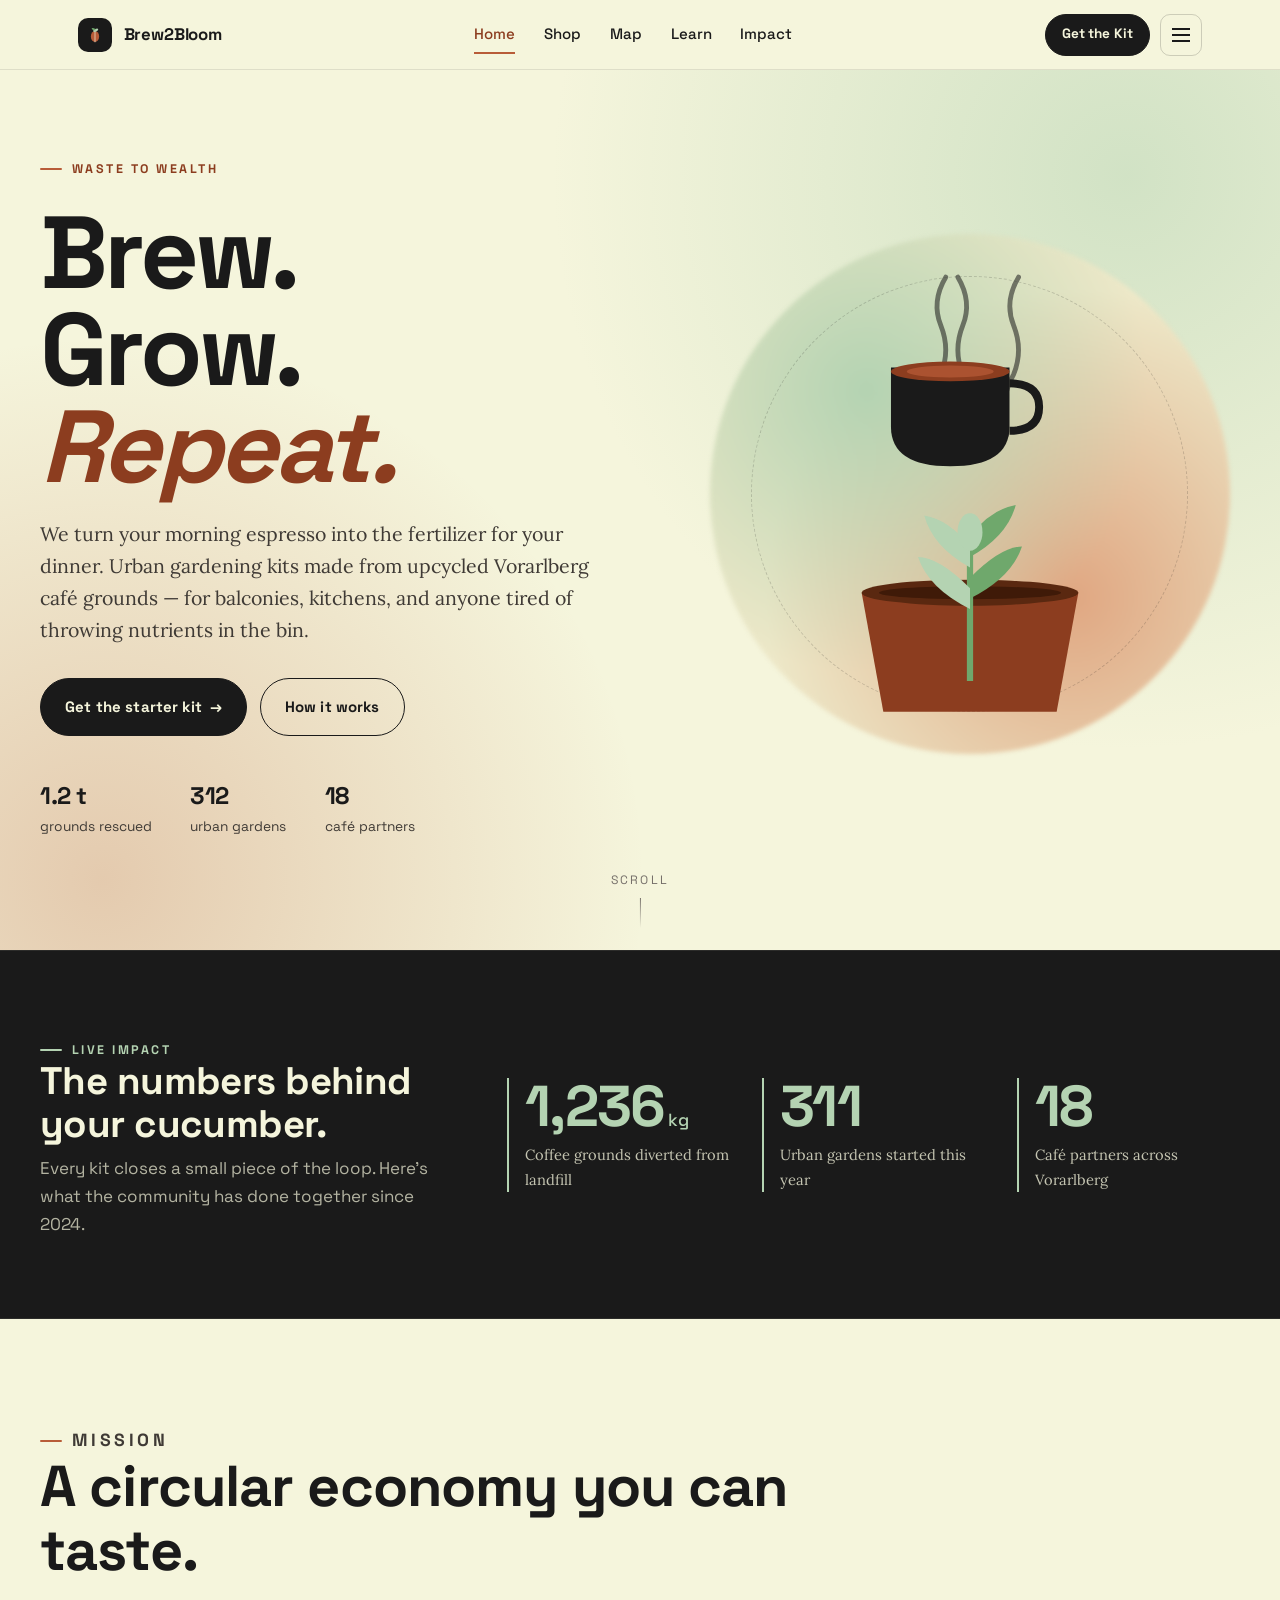
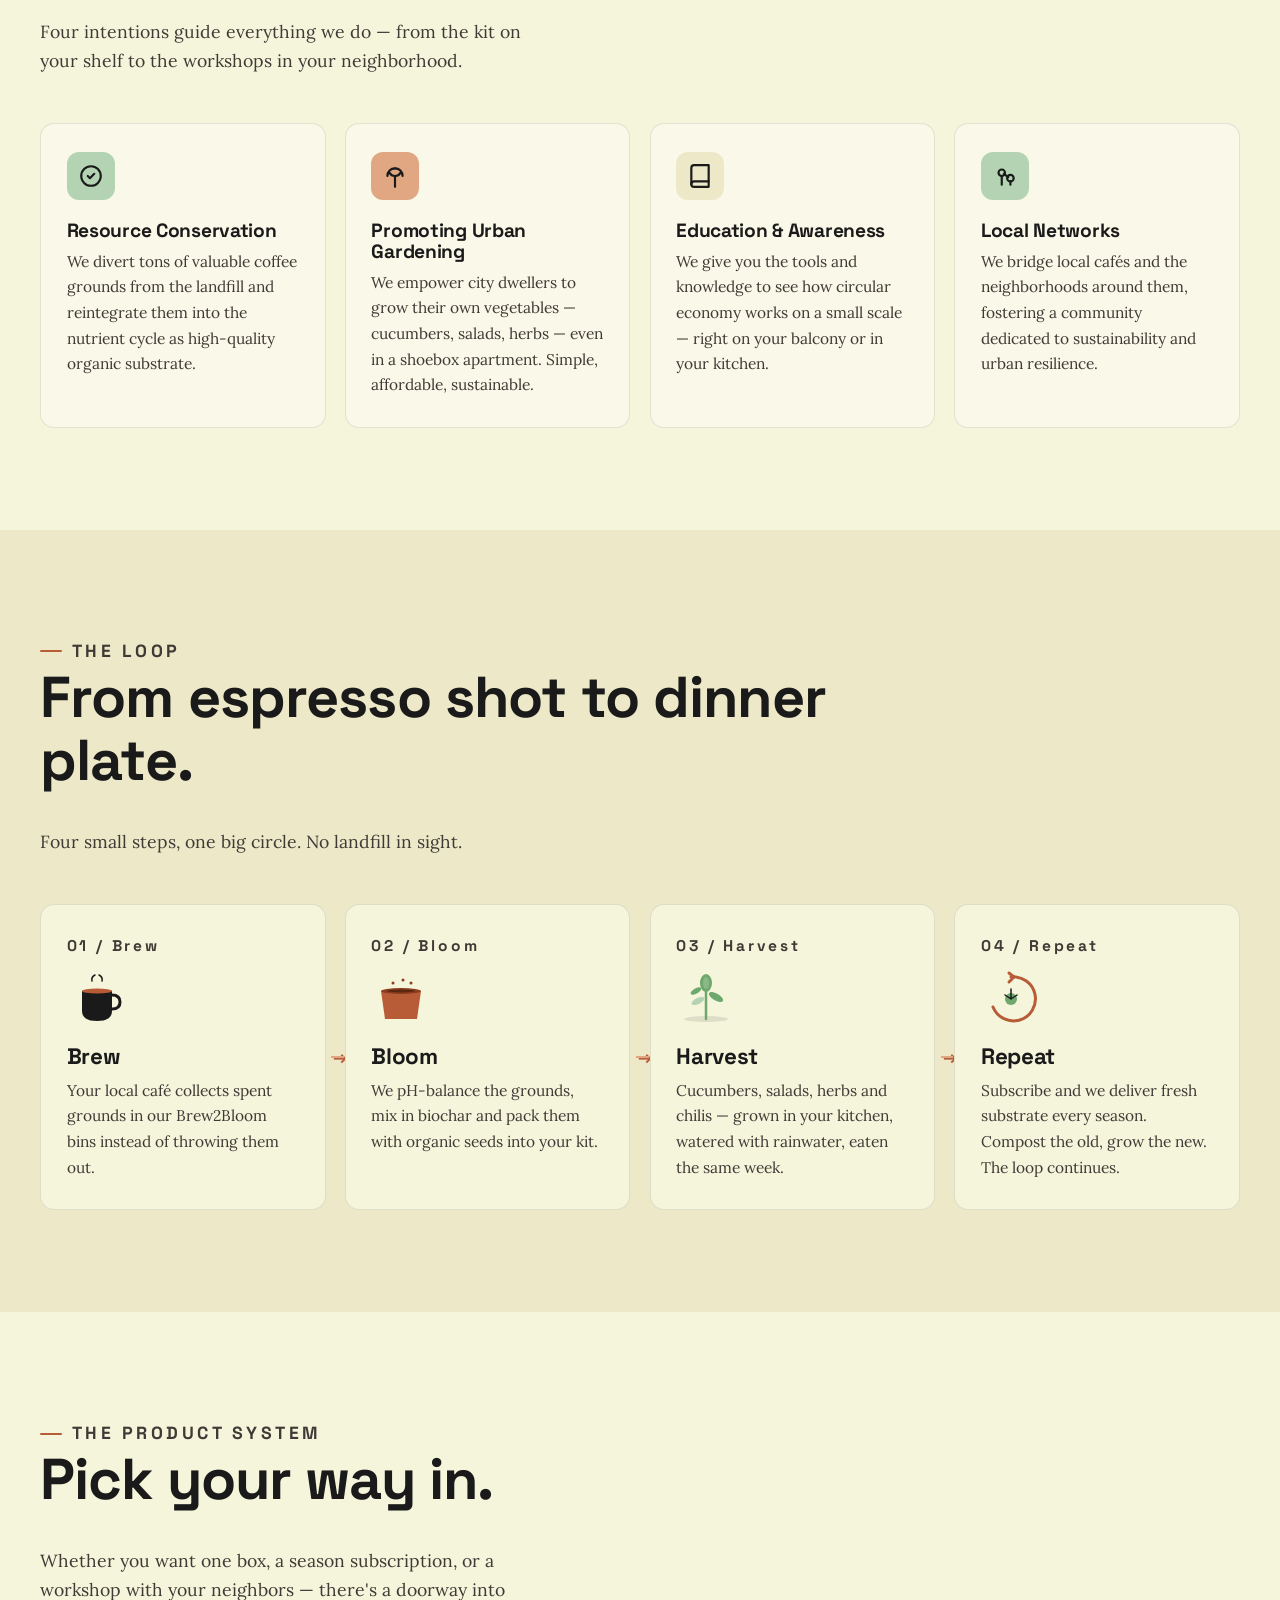
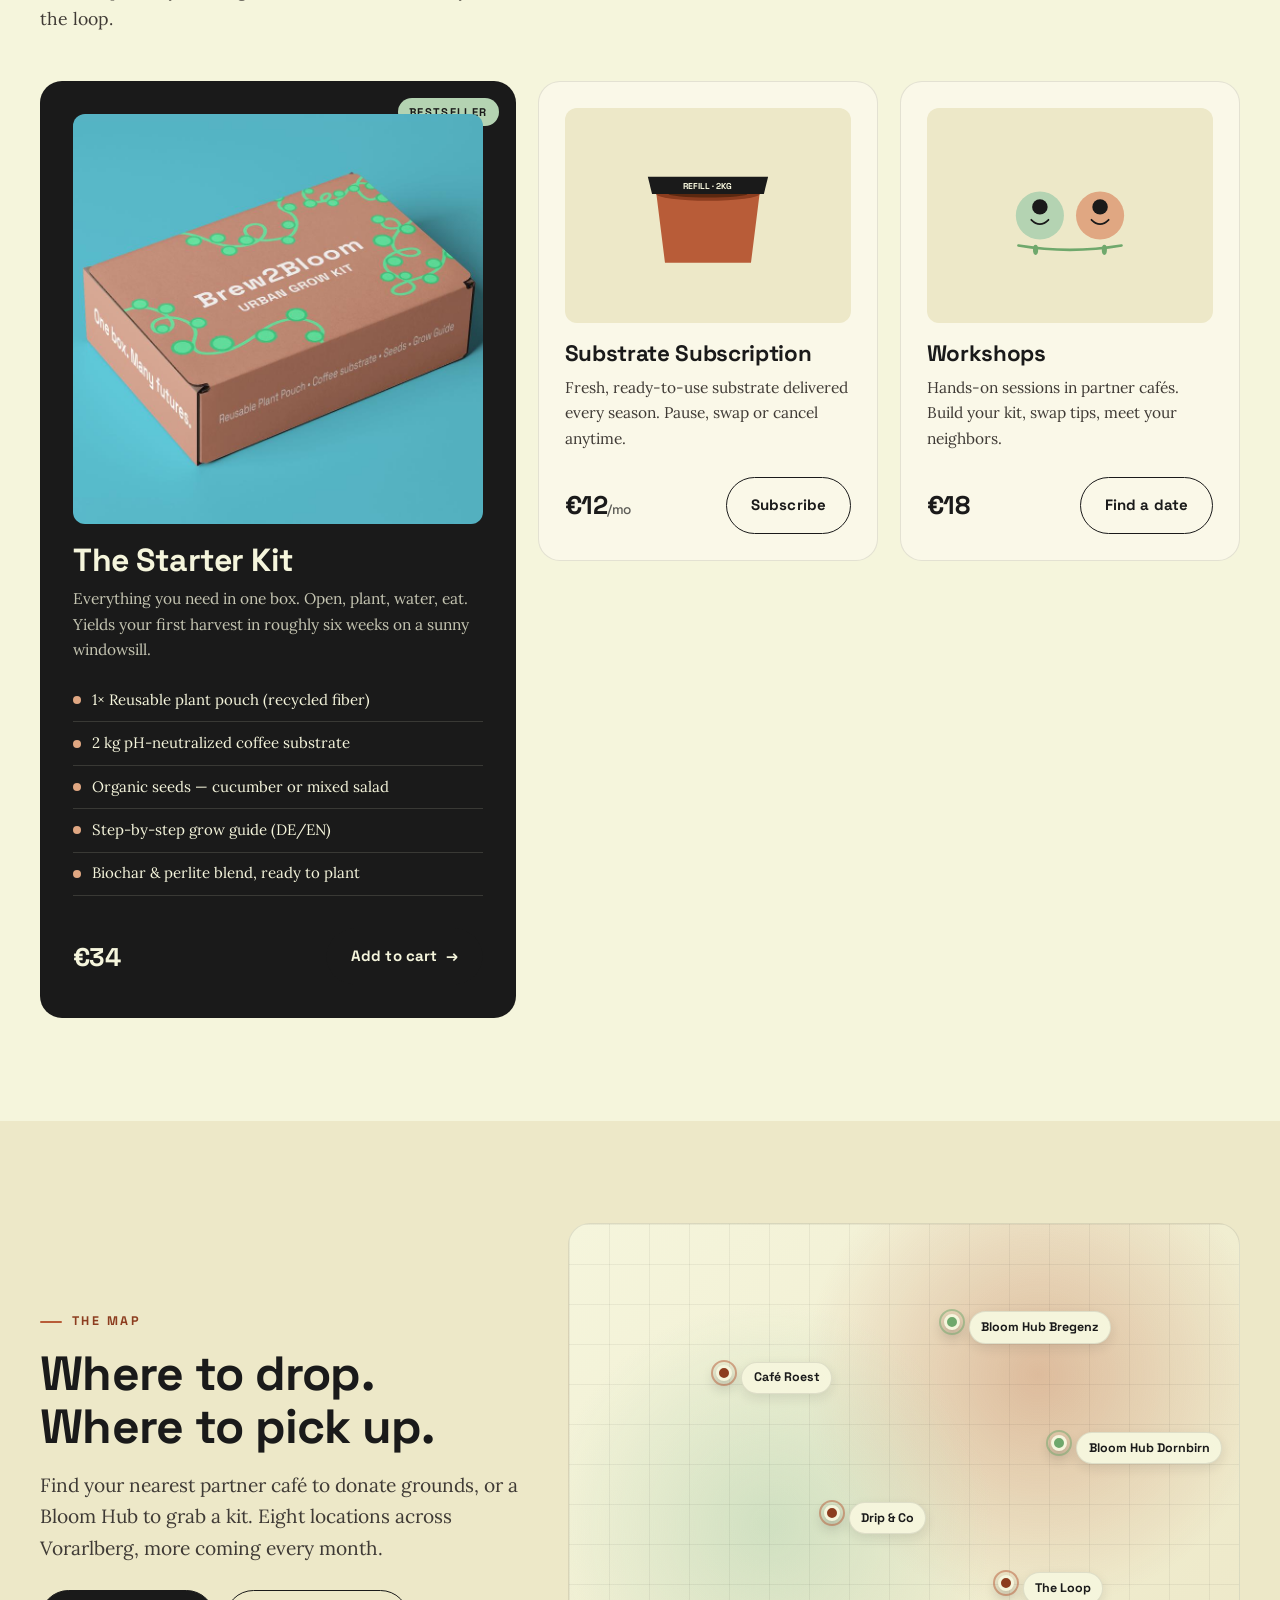
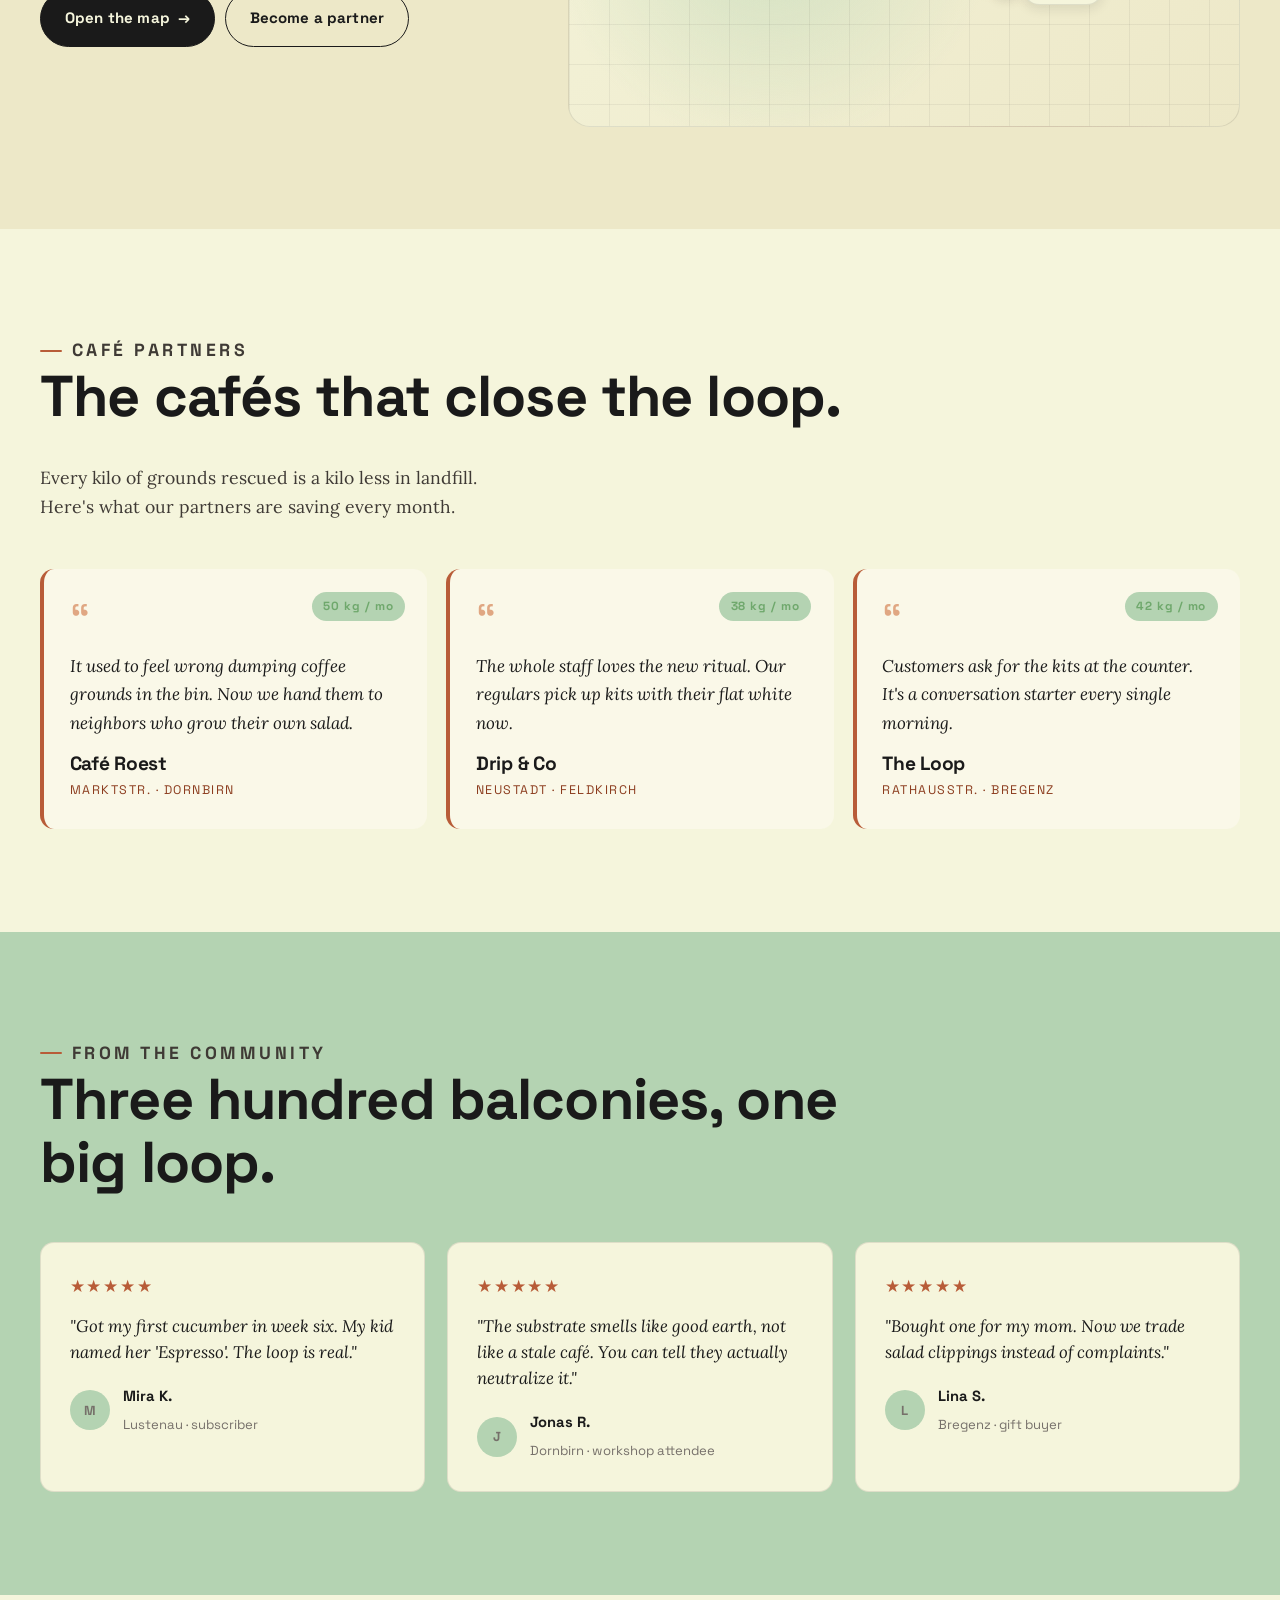
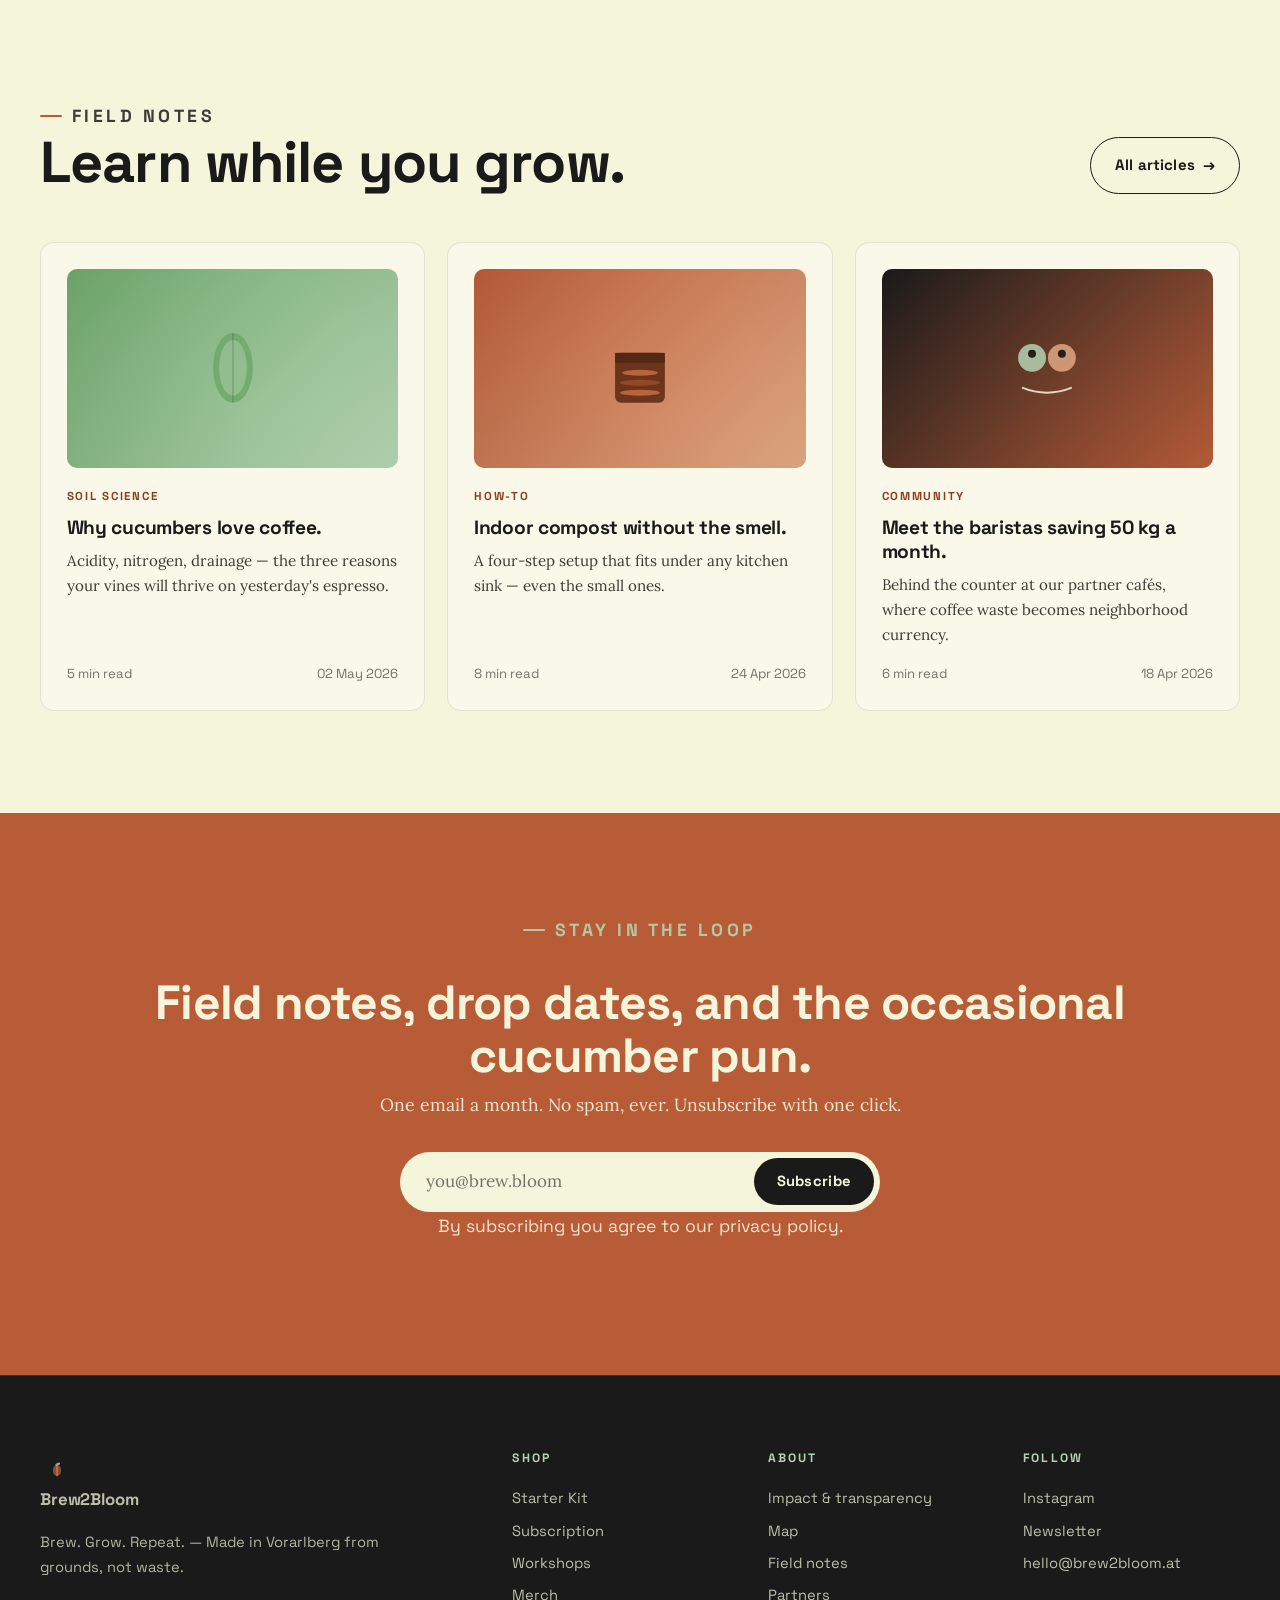
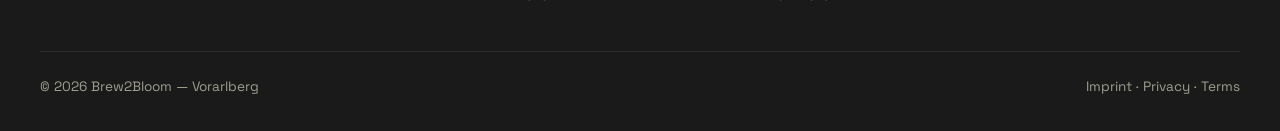
<file: index.html>
<!DOCTYPE html>
<html lang="en">
<head>
<meta charset="UTF-8" />
<meta name="viewport" content="width=device-width, initial-scale=1" />
<meta name="description" content="Brew2Bloom turns your morning espresso into the fertilizer for your dinner. Urban gardening kits made from upcycled coffee grounds — Vorarlberg, made circular." />
<meta name="theme-color" content="#1A1A1A" />
<title>Brew2Bloom — Brew. Grow. Repeat.</title>
<link rel="preconnect" href="https://fonts.googleapis.com" />
<link rel="preconnect" href="https://fonts.gstatic.com" crossorigin />
<link href="https://fonts.googleapis.com/css2?family=Space+Grotesk:wght@400;500;700&family=Lora:ital,wght@0,400;0,500;0,600;1,400&display=swap" rel="stylesheet" />
<link rel="stylesheet" href="styles.css" />
<link rel="icon" href="data:image/svg+xml,%3Csvg xmlns='http://www.w3.org/2000/svg' viewBox='0 0 32 32'%3E%3Crect width='32' height='32' rx='7' fill='%231A1A1A'/%3E%3Cellipse cx='16' cy='18' rx='6' ry='8' fill='%23B85C38'/%3E%3Cpath d='M16 12v14' stroke='%23F5F5DC' stroke-width='1' stroke-linecap='round'/%3E%3Cellipse cx='17' cy='9' rx='4' ry='2' transform='rotate(-25 17 9)' fill='%23B4D3B2'/%3E%3C/svg%3E" />
</head>
<body>

<!-- ============ NAV ============ -->
<header class="nav">
  <div class="nav-inner">
    <a href="index.html" class="brand">
      <span class="brand-logo">
        <svg viewBox="0 0 32 32" fill="none" aria-hidden="true">
          <ellipse cx="16" cy="18" rx="6" ry="8" fill="#B85C38"/>
          <path d="M16 12v14" stroke="#F5F5DC" stroke-width="1" stroke-linecap="round"/>
          <ellipse cx="17" cy="9" rx="4" ry="2" transform="rotate(-25 17 9)" fill="#B4D3B2"/>
          <ellipse cx="14" cy="7.5" rx="3" ry="1.4" transform="rotate(20 14 7.5)" fill="#6FA86C"/>
        </svg>
      </span>
      <span class="brand-name">Brew2Bloom</span>
    </a>
    <nav class="nav-links" aria-label="Main">
      <a href="index.html">Home</a>
      <a href="shop.html">Shop</a>
      <a href="map.html">Map</a>
      <a href="learn.html">Learn</a>
      <a href="impact.html">Impact</a>
    </nav>
    <div class="nav-actions">
      <a href="shop.html" class="btn btn-small">Get the Kit</a>
      <button class="nav-toggle" aria-label="Menu"><span></span></button>
    </div>
  </div>
  <div class="mobile-menu">
    <a href="index.html">Home</a>
    <a href="shop.html">Shop</a>
    <a href="map.html">Map</a>
    <a href="learn.html">Learn</a>
    <a href="impact.html">Impact</a>
  </div>
</header>

<main>

  <!-- ============ HERO ============ -->
  <section class="hero">
    <div class="hero-grid">
      <div data-reveal>
        <p class="eyebrow">Waste to Wealth</p>
        <h1 class="hero-headline">
          <span>Brew.</span>
          <span>Grow.</span>
          <span class="accent">Repeat.</span>
        </h1>
        <p class="hero-lede">
          We turn your morning espresso into the fertilizer for your dinner.
          Urban gardening kits made from upcycled Vorarlberg café grounds — for balconies,
          kitchens, and anyone tired of throwing nutrients in the bin.
        </p>
        <div class="hero-cta">
          <a href="shop.html" class="btn">Get the starter kit <span class="arrow">→</span></a>
          <a href="#how" class="btn btn-ghost">How it works</a>
        </div>
        <div class="hero-meta">
          <div><strong>1.2 t</strong>grounds rescued</div>
          <div><strong>312</strong>urban gardens</div>
          <div><strong>18</strong>café partners</div>
        </div>
      </div>

      <div class="hero-scene" data-reveal data-reveal-delay="2" aria-hidden="true">
        <div class="scene-bg"></div>
        <div class="scene-ring"></div>

        <svg class="steam" viewBox="0 0 60 80" fill="none">
          <path d="M15 70 Q12 55 18 45 Q22 35 18 25 Q14 15 20 5" stroke="#1A1A1A" stroke-width="2" stroke-linecap="round"/>
          <path d="M30 70 Q33 55 27 45 Q23 35 27 25 Q31 15 25 5" stroke="#1A1A1A" stroke-width="2" stroke-linecap="round"/>
          <path d="M45 70 Q42 55 48 45 Q52 35 48 25 Q44 15 50 5" stroke="#1A1A1A" stroke-width="2" stroke-linecap="round"/>
        </svg>

        <svg class="cup" viewBox="0 0 100 80" fill="none">
          <path d="M15 20 H75 V50 Q75 70 45 70 Q15 70 15 50 Z" fill="#1A1A1A"/>
          <path d="M75 28 Q90 28 90 40 Q90 52 75 52" stroke="#1A1A1A" stroke-width="4" fill="none"/>
          <ellipse cx="45" cy="22" rx="30" ry="5" fill="#8C3D1F"/>
          <ellipse cx="45" cy="22" rx="22" ry="3" fill="#B85C38" opacity="0.7"/>
        </svg>

        <span class="drop"></span>

        <svg class="pot" viewBox="0 0 120 70" fill="none">
          <path d="M10 10 H110 L100 65 H20 Z" fill="#8C3D1F"/>
          <ellipse cx="60" cy="10" rx="50" ry="6" fill="#5A2810"/>
          <ellipse cx="60" cy="10" rx="42" ry="3" fill="#3F1A08"/>
        </svg>

        <svg class="sprout" viewBox="0 0 80 110" fill="none">
          <path d="M40 110 V40" stroke="#6FA86C" stroke-width="3" stroke-linecap="round"/>
          <path d="M40 75 Q20 65 15 50 Q25 50 40 65" fill="#B4D3B2"/>
          <path d="M40 70 Q60 60 65 45 Q55 45 40 60" fill="#6FA86C"/>
          <path d="M40 55 Q22 45 18 30 Q30 32 40 45" fill="#B4D3B2"/>
          <path d="M40 50 Q58 40 62 25 Q50 27 40 40" fill="#6FA86C"/>
          <ellipse cx="40" cy="38" rx="6" ry="9" fill="#B4D3B2"/>
        </svg>
      </div>
    </div>
    <div class="hero-scroll">scroll</div>
  </section>

  <!-- ============ IMPACT BAND ============ -->
  <section class="impact" id="impact">
    <div class="impact-inner">
      <div class="impact-headline" data-reveal>
        <p class="eyebrow on-dark">Live impact</p>
        <h2>The numbers behind your cucumber.</h2>
        <p>Every kit closes a small piece of the loop. Here's what the community has done together since 2024.</p>
      </div>
      <div class="impact-stats">
        <div class="impact-stat" data-reveal data-reveal-delay="1">
          <span class="impact-num count-up" data-target="1240">0</span><span class="impact-unit">kg</span>
          <p class="impact-label">Coffee grounds diverted from landfill</p>
        </div>
        <div class="impact-stat" data-reveal data-reveal-delay="2">
          <span class="impact-num count-up" data-target="312">0</span>
          <p class="impact-label">Urban gardens started this year</p>
        </div>
        <div class="impact-stat" data-reveal data-reveal-delay="3">
          <span class="impact-num count-up" data-target="18">0</span>
          <p class="impact-label">Café partners across Vorarlberg</p>
        </div>
      </div>
    </div>
  </section>

  <!-- ============ MISSION ============ -->
  <section id="mission">
    <div class="section-head" data-reveal>
      <p class="eyebrow">Mission</p>
      <h2>A circular economy you can taste.</h2>
      <p>Four intentions guide everything we do — from the kit on your shelf to the workshops in your neighborhood.</p>
    </div>

    <div class="mission-grid">
      <article class="mission-card" data-reveal>
        <div class="mission-icon">
          <svg viewBox="0 0 24 24" fill="none" stroke-width="2" stroke-linecap="round" stroke-linejoin="round">
            <path d="M3 12a9 9 0 1 0 18 0a9 9 0 0 0-18 0"/>
            <path d="M9 12l2 2l4-4"/>
          </svg>
        </div>
        <h3>Resource Conservation</h3>
        <p>We divert tons of valuable coffee grounds from the landfill and reintegrate them into the nutrient cycle as high-quality organic substrate.</p>
      </article>

      <article class="mission-card" data-reveal data-reveal-delay="1">
        <div class="mission-icon">
          <svg viewBox="0 0 24 24" fill="none" stroke-width="2" stroke-linecap="round" stroke-linejoin="round">
            <path d="M12 22V12"/>
            <path d="M5 12c0-4 3-7 7-7"/>
            <path d="M19 12c0-4-3-7-7-7"/>
            <path d="M12 12c-2 0-4-1-5-3"/>
            <path d="M12 12c2 0 4-1 5-3"/>
          </svg>
        </div>
        <h3>Promoting Urban Gardening</h3>
        <p>We empower city dwellers to grow their own vegetables — cucumbers, salads, herbs — even in a shoebox apartment. Simple, affordable, sustainable.</p>
      </article>

      <article class="mission-card" data-reveal data-reveal-delay="2">
        <div class="mission-icon">
          <svg viewBox="0 0 24 24" fill="none" stroke-width="2" stroke-linecap="round" stroke-linejoin="round">
            <path d="M4 19.5A2.5 2.5 0 0 1 6.5 17H20"/>
            <path d="M6.5 2H20v20H6.5A2.5 2.5 0 0 1 4 19.5v-15A2.5 2.5 0 0 1 6.5 2z"/>
          </svg>
        </div>
        <h3>Education &amp; Awareness</h3>
        <p>We give you the tools and knowledge to see how circular economy works on a small scale — right on your balcony or in your kitchen.</p>
      </article>

      <article class="mission-card" data-reveal data-reveal-delay="3">
        <div class="mission-icon">
          <svg viewBox="0 0 24 24" fill="none" stroke-width="2" stroke-linecap="round" stroke-linejoin="round">
            <circle cx="9" cy="9" r="3"/>
            <circle cx="17" cy="14" r="3"/>
            <path d="M11 10l4 3"/>
            <path d="M9 12v8"/>
            <path d="M17 17v3"/>
          </svg>
        </div>
        <h3>Local Networks</h3>
        <p>We bridge local cafés and the neighborhoods around them, fostering a community dedicated to sustainability and urban resilience.</p>
      </article>
    </div>
  </section>

  <!-- ============ THE LOOP ============ -->
  <section class="loop" id="how">
    <div class="section-head" data-reveal>
      <p class="eyebrow">The Loop</p>
      <h2>From espresso shot to dinner plate.</h2>
      <p>Four small steps, one big circle. No landfill in sight.</p>
    </div>

    <div class="loop-grid">
      <article class="loop-step" data-reveal>
        <p class="loop-num">01 / Brew</p>
        <svg class="loop-illu" viewBox="0 0 60 60" fill="none">
          <path d="M15 22 H45 V42 Q45 52 30 52 Q15 52 15 42 Z" fill="#1A1A1A"/>
          <path d="M45 26 Q53 26 53 33 Q53 40 45 40" stroke="#1A1A1A" stroke-width="3" fill="none"/>
          <ellipse cx="30" cy="22" rx="15" ry="2.5" fill="#B85C38"/>
          <path d="M25 12 Q24 8 28 6" stroke="#1A1A1A" stroke-width="1.5" stroke-linecap="round"/>
          <path d="M35 12 Q36 8 32 6" stroke="#1A1A1A" stroke-width="1.5" stroke-linecap="round"/>
        </svg>
        <h3>Brew</h3>
        <p>Your local café collects spent grounds in our Brew2Bloom bins instead of throwing them out.</p>
      </article>

      <article class="loop-step" data-reveal data-reveal-delay="1">
        <p class="loop-num">02 / Bloom</p>
        <svg class="loop-illu" viewBox="0 0 60 60" fill="none">
          <path d="M10 22 H50 L46 50 H14 Z" fill="#B85C38"/>
          <ellipse cx="30" cy="22" rx="20" ry="3" fill="#8C3D1F"/>
          <ellipse cx="30" cy="22" rx="14" ry="1.5" fill="#5A2810"/>
          <circle cx="22" cy="14" r="1.5" fill="#8C3D1F"/>
          <circle cx="32" cy="11" r="1.5" fill="#8C3D1F"/>
          <circle cx="40" cy="14" r="1.5" fill="#8C3D1F"/>
        </svg>
        <h3>Bloom</h3>
        <p>We pH-balance the grounds, mix in biochar and pack them with organic seeds into your kit.</p>
      </article>

      <article class="loop-step" data-reveal data-reveal-delay="2">
        <p class="loop-num">03 / Harvest</p>
        <svg class="loop-illu" viewBox="0 0 60 60" fill="none">
          <ellipse cx="30" cy="50" rx="22" ry="3" fill="#1A1A1A" opacity="0.1"/>
          <path d="M30 50 V20" stroke="#6FA86C" stroke-width="2.5" stroke-linecap="round"/>
          <ellipse cx="22" cy="32" rx="7" ry="3" transform="rotate(-25 22 32)" fill="#B4D3B2"/>
          <ellipse cx="40" cy="28" rx="8" ry="3.5" transform="rotate(30 40 28)" fill="#6FA86C"/>
          <ellipse cx="20" cy="22" rx="6" ry="2.5" transform="rotate(-30 20 22)" fill="#6FA86C"/>
          <ellipse cx="30" cy="14" rx="6" ry="9" fill="#6FA86C"/>
          <ellipse cx="30" cy="14" rx="3" ry="6" fill="#B4D3B2" opacity="0.4"/>
        </svg>
        <h3>Harvest</h3>
        <p>Cucumbers, salads, herbs and chilis — grown in your kitchen, watered with rainwater, eaten the same week.</p>
      </article>

      <article class="loop-step" data-reveal data-reveal-delay="3">
        <p class="loop-num">04 / Repeat</p>
        <svg class="loop-illu" viewBox="0 0 60 60" fill="none">
          <path d="M30 8 A22 22 0 1 1 12 38" stroke="#B85C38" stroke-width="3" stroke-linecap="round" fill="none"/>
          <path d="M28 4 L33 8 L28 13" stroke="#B85C38" stroke-width="3" stroke-linecap="round" stroke-linejoin="round" fill="none"/>
          <circle cx="30" cy="30" r="6" fill="#6FA86C"/>
          <path d="M30 30 V20 M30 30 L36 26 M30 30 L24 26" stroke="#1A1A1A" stroke-width="1.5" stroke-linecap="round"/>
        </svg>
        <h3>Repeat</h3>
        <p>Subscribe and we deliver fresh substrate every season. Compost the old, grow the new. The loop continues.</p>
      </article>
    </div>
  </section>

  <!-- ============ PRODUCT SHOWCASE ============ -->
  <section id="products">
    <div class="section-head" data-reveal>
      <p class="eyebrow">The Product System</p>
      <h2>Pick your way in.</h2>
      <p>Whether you want one box, a season subscription, or a workshop with your neighbors — there's a doorway into the loop.</p>
    </div>

    <div class="products-grid">
      <article class="product-card feature" data-reveal>
        <div class="product-tag">Bestseller</div>
        <div class="product-image">
          <img src="starterkit-1.jpeg" alt="The Brew2Bloom Urban Grow Kit box" />
        </div>
        <h3>The Starter Kit</h3>
        <p class="product-desc">
          Everything you need in one box. Open, plant, water, eat. Yields your first
          harvest in roughly six weeks on a sunny windowsill.
        </p>
        <ul class="product-list">
          <li>1× Reusable plant pouch (recycled fiber)</li>
          <li>2 kg pH-neutralized coffee substrate</li>
          <li>Organic seeds — cucumber or mixed salad</li>
          <li>Step-by-step grow guide (DE/EN)</li>
          <li>Biochar &amp; perlite blend, ready to plant</li>
        </ul>
        <div class="product-foot">
          <span class="price">€34</span>
          <a href="shop.html" class="btn">Add to cart <span class="arrow">→</span></a>
        </div>
      </article>

      <article class="product-card" data-reveal data-reveal-delay="1">
        <div class="product-image">
          <svg viewBox="0 0 200 150" fill="none">
            <path d="M40 50 H160 L150 130 H50 Z" fill="#B85C38"/>
            <ellipse cx="100" cy="50" rx="60" ry="8" fill="#8C3D1F"/>
            <ellipse cx="100" cy="50" rx="46" ry="4" fill="#5A2810"/>
            <path d="M30 30 L170 30 L165 50 L35 50 Z" fill="#1A1A1A"/>
            <text x="100" y="44" text-anchor="middle" fill="#F5F5DC" font-family="Space Grotesk" font-size="10" font-weight="700">REFILL · 2KG</text>
          </svg>
        </div>
        <h3>Substrate Subscription</h3>
        <p class="product-desc">
          Fresh, ready-to-use substrate delivered every season. Pause, swap or cancel anytime.
        </p>
        <div class="product-foot">
          <span class="price">€12<span class="price-sub">/mo</span></span>
          <a href="shop.html#subscribe" class="btn btn-ghost">Subscribe</a>
        </div>
      </article>

      <article class="product-card" data-reveal data-reveal-delay="2">
        <div class="product-image">
          <svg viewBox="0 0 200 150" fill="none">
            <circle cx="65" cy="75" r="28" fill="#B4D3B2"/>
            <circle cx="65" cy="65" r="9" fill="#1A1A1A"/>
            <path d="M55 80 Q65 90 75 80" stroke="#1A1A1A" stroke-width="2" stroke-linecap="round" fill="none"/>
            <circle cx="135" cy="75" r="28" fill="#E0A782"/>
            <circle cx="135" cy="65" r="9" fill="#1A1A1A"/>
            <path d="M125 80 Q135 90 145 80" stroke="#1A1A1A" stroke-width="2" stroke-linecap="round" fill="none"/>
            <path d="M40 110 Q100 120 160 110" stroke="#6FA86C" stroke-width="3" stroke-linecap="round" fill="none"/>
            <ellipse cx="60" cy="115" rx="3" ry="6" fill="#6FA86C"/>
            <ellipse cx="140" cy="115" rx="3" ry="6" fill="#6FA86C"/>
          </svg>
        </div>
        <h3>Workshops</h3>
        <p class="product-desc">
          Hands-on sessions in partner cafés. Build your kit, swap tips, meet your neighbors.
        </p>
        <div class="product-foot">
          <span class="price">€18</span>
          <a href="shop.html#workshops" class="btn btn-ghost">Find a date</a>
        </div>
      </article>
    </div>
  </section>

  <!-- ============ MAP TEASER ============ -->
  <section class="bg-paper-2" id="map-teaser">
    <div class="map-teaser-grid">
      <div data-reveal>
        <p class="eyebrow">The Map</p>
        <h2 style="font-size: clamp(2rem,4vw,3rem); margin: 0 0 1rem;">Where to drop. Where to pick up.</h2>
        <p class="lede" style="margin: 0 0 1.6rem;">
          Find your nearest partner café to donate grounds, or a Bloom Hub to grab a kit.
          Eight locations across Vorarlberg, more coming every month.
        </p>
        <div style="display: flex; gap: 0.6rem; flex-wrap: wrap;">
          <a href="map.html" class="btn">Open the map <span class="arrow">→</span></a>
          <a href="impact.html" class="btn btn-ghost">Become a partner</a>
        </div>
      </div>

      <div class="map-preview" data-reveal data-reveal-delay="1" aria-hidden="true">
        <div class="grid-lines"></div>
        <div class="map-pin" style="top: 28%; left: 22%;"><span>Café Roest</span></div>
        <div class="map-pin mint" style="top: 18%; left: 56%;"><span>Bloom Hub Bregenz</span></div>
        <div class="map-pin" style="top: 56%; left: 38%;"><span>Drip &amp; Co</span></div>
        <div class="map-pin" style="top: 70%; left: 64%;"><span>The Loop</span></div>
        <div class="map-pin mint" style="top: 42%; left: 72%;"><span>Bloom Hub Dornbirn</span></div>
      </div>
    </div>
  </section>

  <!-- ============ PARTNERS ============ -->
  <section id="partners">
    <div class="section-head" data-reveal>
      <p class="eyebrow">Café Partners</p>
      <h2>The cafés that close the loop.</h2>
      <p>Every kilo of grounds rescued is a kilo less in landfill. Here's what our partners are saving every month.</p>
    </div>

    <div class="partner-grid">
      <article class="partner-card" data-reveal>
        <span class="partner-saved">50 kg / mo</span>
        <p class="quote-mark">&ldquo;</p>
        <p class="partner-quote">It used to feel wrong dumping coffee grounds in the bin. Now we hand them to neighbors who grow their own salad.</p>
        <h3>Café Roest</h3>
        <p class="partner-meta">Marktstr. · Dornbirn</p>
      </article>

      <article class="partner-card" data-reveal data-reveal-delay="1">
        <span class="partner-saved">38 kg / mo</span>
        <p class="quote-mark">&ldquo;</p>
        <p class="partner-quote">The whole staff loves the new ritual. Our regulars pick up kits with their flat white now.</p>
        <h3>Drip &amp; Co</h3>
        <p class="partner-meta">Neustadt · Feldkirch</p>
      </article>

      <article class="partner-card" data-reveal data-reveal-delay="2">
        <span class="partner-saved">42 kg / mo</span>
        <p class="quote-mark">&ldquo;</p>
        <p class="partner-quote">Customers ask for the kits at the counter. It's a conversation starter every single morning.</p>
        <h3>The Loop</h3>
        <p class="partner-meta">Rathausstr. · Bregenz</p>
      </article>
    </div>
  </section>

  <!-- ============ TESTIMONIALS ============ -->
  <section class="testimonial-band">
    <div class="section-head" data-reveal>
      <p class="eyebrow">From the community</p>
      <h2>Three hundred balconies, one big loop.</h2>
    </div>
    <div class="testimonial-grid">
      <article class="testimonial" data-reveal>
        <div class="testimonial-stars">★★★★★</div>
        <p class="testimonial-quote">"Got my first cucumber in week six. My kid named her 'Espresso'. The loop is real."</p>
        <div class="testimonial-author">
          <span class="testimonial-avatar">M</span>
          <div><strong>Mira K.</strong><span>Lustenau · subscriber</span></div>
        </div>
      </article>

      <article class="testimonial" data-reveal data-reveal-delay="1">
        <div class="testimonial-stars">★★★★★</div>
        <p class="testimonial-quote">"The substrate smells like good earth, not like a stale café. You can tell they actually neutralize it."</p>
        <div class="testimonial-author">
          <span class="testimonial-avatar">J</span>
          <div><strong>Jonas R.</strong><span>Dornbirn · workshop attendee</span></div>
        </div>
      </article>

      <article class="testimonial" data-reveal data-reveal-delay="2">
        <div class="testimonial-stars">★★★★★</div>
        <p class="testimonial-quote">"Bought one for my mom. Now we trade salad clippings instead of complaints."</p>
        <div class="testimonial-author">
          <span class="testimonial-avatar">L</span>
          <div><strong>Lina S.</strong><span>Bregenz · gift buyer</span></div>
        </div>
      </article>
    </div>
  </section>

  <!-- ============ EDUCATION TEASER ============ -->
  <section id="learn-teaser">
    <div class="section-head" data-reveal style="display: flex; justify-content: space-between; align-items: end; flex-wrap: wrap; gap: 1.4rem;">
      <div>
        <p class="eyebrow">Field Notes</p>
        <h2 style="margin: 0;">Learn while you grow.</h2>
      </div>
      <a href="learn.html" class="btn btn-ghost">All articles <span class="arrow">→</span></a>
    </div>

    <div class="article-grid">
      <a href="learn.html" class="article-card" data-reveal>
        <div class="article-image" style="background: linear-gradient(135deg, #6FA86C 0%, #B4D3B2 100%);">
          <svg viewBox="0 0 100 100" fill="none">
            <ellipse cx="50" cy="50" rx="20" ry="35" fill="#6FA86C"/>
            <ellipse cx="50" cy="50" rx="14" ry="28" fill="#B4D3B2" opacity="0.5"/>
            <path d="M50 15 V85" stroke="#1A1A1A" stroke-width="1" opacity="0.3"/>
          </svg>
        </div>
        <span class="article-cat">Soil Science</span>
        <h3>Why cucumbers love coffee.</h3>
        <p>Acidity, nitrogen, drainage — the three reasons your vines will thrive on yesterday's espresso.</p>
        <div class="article-meta"><span>5 min read</span><span>02 May 2026</span></div>
      </a>

      <a href="learn.html" class="article-card" data-reveal data-reveal-delay="1">
        <div class="article-image" style="background: linear-gradient(135deg, #B85C38 0%, #E0A782 100%);">
          <svg viewBox="0 0 100 100" fill="none">
            <rect x="25" y="35" width="50" height="50" rx="6" fill="#5A2810"/>
            <rect x="25" y="35" width="50" height="10" fill="#3F1A08"/>
            <ellipse cx="50" cy="55" rx="18" ry="3" fill="#B85C38"/>
            <ellipse cx="50" cy="65" rx="20" ry="3" fill="#8C3D1F"/>
            <ellipse cx="50" cy="75" rx="20" ry="3" fill="#B85C38"/>
          </svg>
        </div>
        <span class="article-cat">How-To</span>
        <h3>Indoor compost without the smell.</h3>
        <p>A four-step setup that fits under any kitchen sink — even the small ones.</p>
        <div class="article-meta"><span>8 min read</span><span>24 Apr 2026</span></div>
      </a>

      <a href="learn.html" class="article-card" data-reveal data-reveal-delay="2">
        <div class="article-image" style="background: linear-gradient(135deg, #1A1A1A 0%, #B85C38 100%);">
          <svg viewBox="0 0 100 100" fill="none">
            <circle cx="35" cy="40" r="14" fill="#B4D3B2"/>
            <circle cx="35" cy="36" r="4" fill="#1A1A1A"/>
            <circle cx="65" cy="40" r="14" fill="#E0A782"/>
            <circle cx="65" cy="36" r="4" fill="#1A1A1A"/>
            <path d="M25 70 Q50 80 75 70" stroke="#F5F5DC" stroke-width="2" fill="none"/>
          </svg>
        </div>
        <span class="article-cat">Community</span>
        <h3>Meet the baristas saving 50 kg a month.</h3>
        <p>Behind the counter at our partner cafés, where coffee waste becomes neighborhood currency.</p>
        <div class="article-meta"><span>6 min read</span><span>18 Apr 2026</span></div>
      </a>
    </div>
  </section>

  <!-- ============ NEWSLETTER ============ -->
  <section class="newsletter">
    <div class="wrap" data-reveal>
      <p class="eyebrow on-dark" style="justify-content: center; display: flex;">Stay in the loop</p>
      <h2>Field notes, drop dates, and the occasional cucumber pun.</h2>
      <p>One email a month. No spam, ever. Unsubscribe with one click.</p>
      <form class="newsletter-form">
        <input type="email" placeholder="you@brew.bloom" required />
        <button type="submit">Subscribe</button>
      </form>
      <p class="newsletter-fine">By subscribing you agree to our privacy policy.</p>
    </div>
  </section>

</main>

<!-- ============ FOOTER ============ -->
<footer class="footer">
  <div class="footer-grid">
    <div>
      <a href="index.html" class="brand">
        <span class="brand-logo">
          <svg viewBox="0 0 32 32" fill="none">
            <ellipse cx="16" cy="18" rx="6" ry="8" fill="#B85C38"/>
            <path d="M16 12v14" stroke="#F5F5DC" stroke-width="1" stroke-linecap="round"/>
            <ellipse cx="17" cy="9" rx="4" ry="2" transform="rotate(-25 17 9)" fill="#B4D3B2"/>
          </svg>
        </span>
        <span class="brand-name">Brew2Bloom</span>
      </a>
      <p class="footer-tag">Brew. Grow. Repeat. — Made in Vorarlberg from grounds, not waste.</p>
    </div>
    <div>
      <p class="footer-head">Shop</p>
      <a href="shop.html">Starter Kit</a>
      <a href="shop.html#subscribe">Subscription</a>
      <a href="shop.html#workshops">Workshops</a>
      <a href="shop.html#merch">Merch</a>
    </div>
    <div>
      <p class="footer-head">About</p>
      <a href="impact.html">Impact &amp; transparency</a>
      <a href="map.html">Map</a>
      <a href="learn.html">Field notes</a>
      <a href="#partners">Partners</a>
    </div>
    <div>
      <p class="footer-head">Follow</p>
      <a href="https://www.instagram.com/brew.2bloom/" target="_blank" rel="noopener noreferrer">Instagram</a>
      <a href="#">Newsletter</a>
      <a href="mailto:hello@brew2bloom.at">hello@brew2bloom.at</a>
    </div>
  </div>
  <div class="footer-fine">
    <span>© 2026 Brew2Bloom — Vorarlberg</span>
    <span><a href="#">Imprint</a> · <a href="#">Privacy</a> · <a href="#">Terms</a></span>
  </div>
</footer>

<script src="script.js"></script>
</body>
</html>
</file>
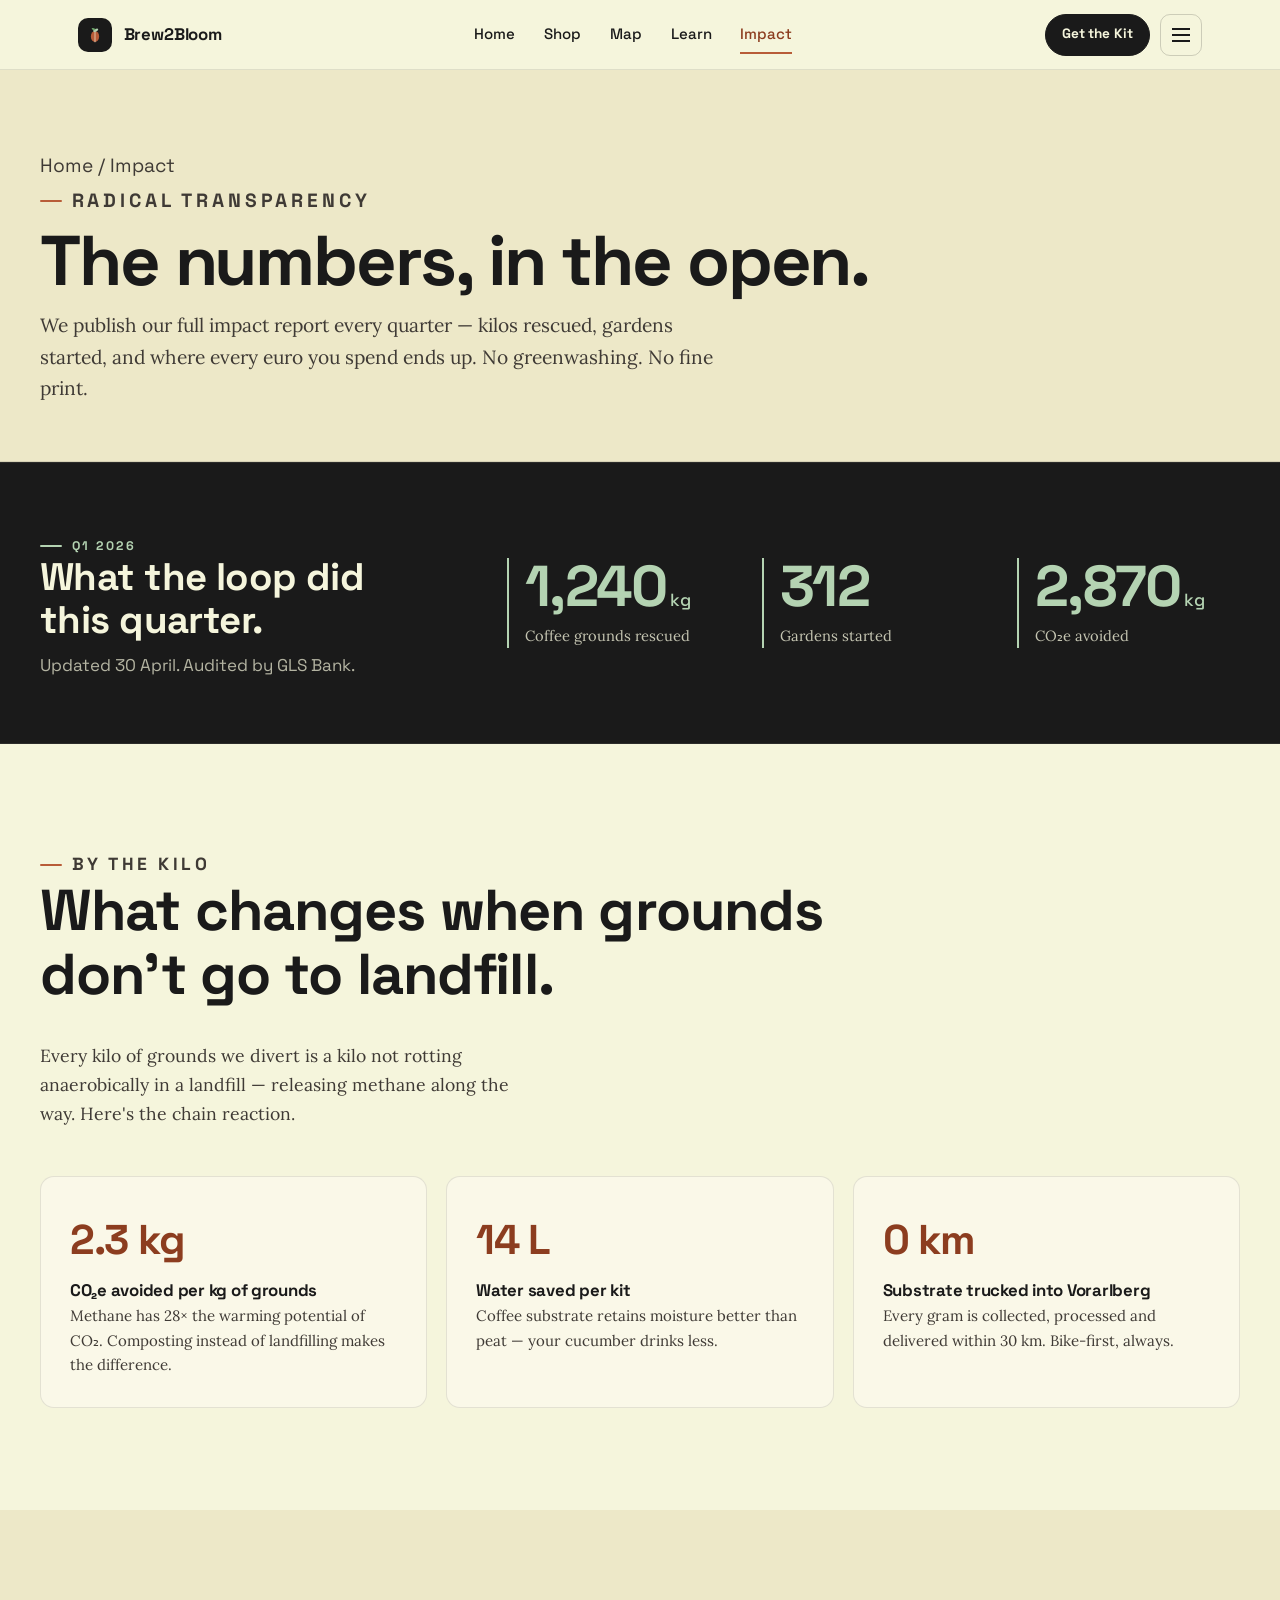
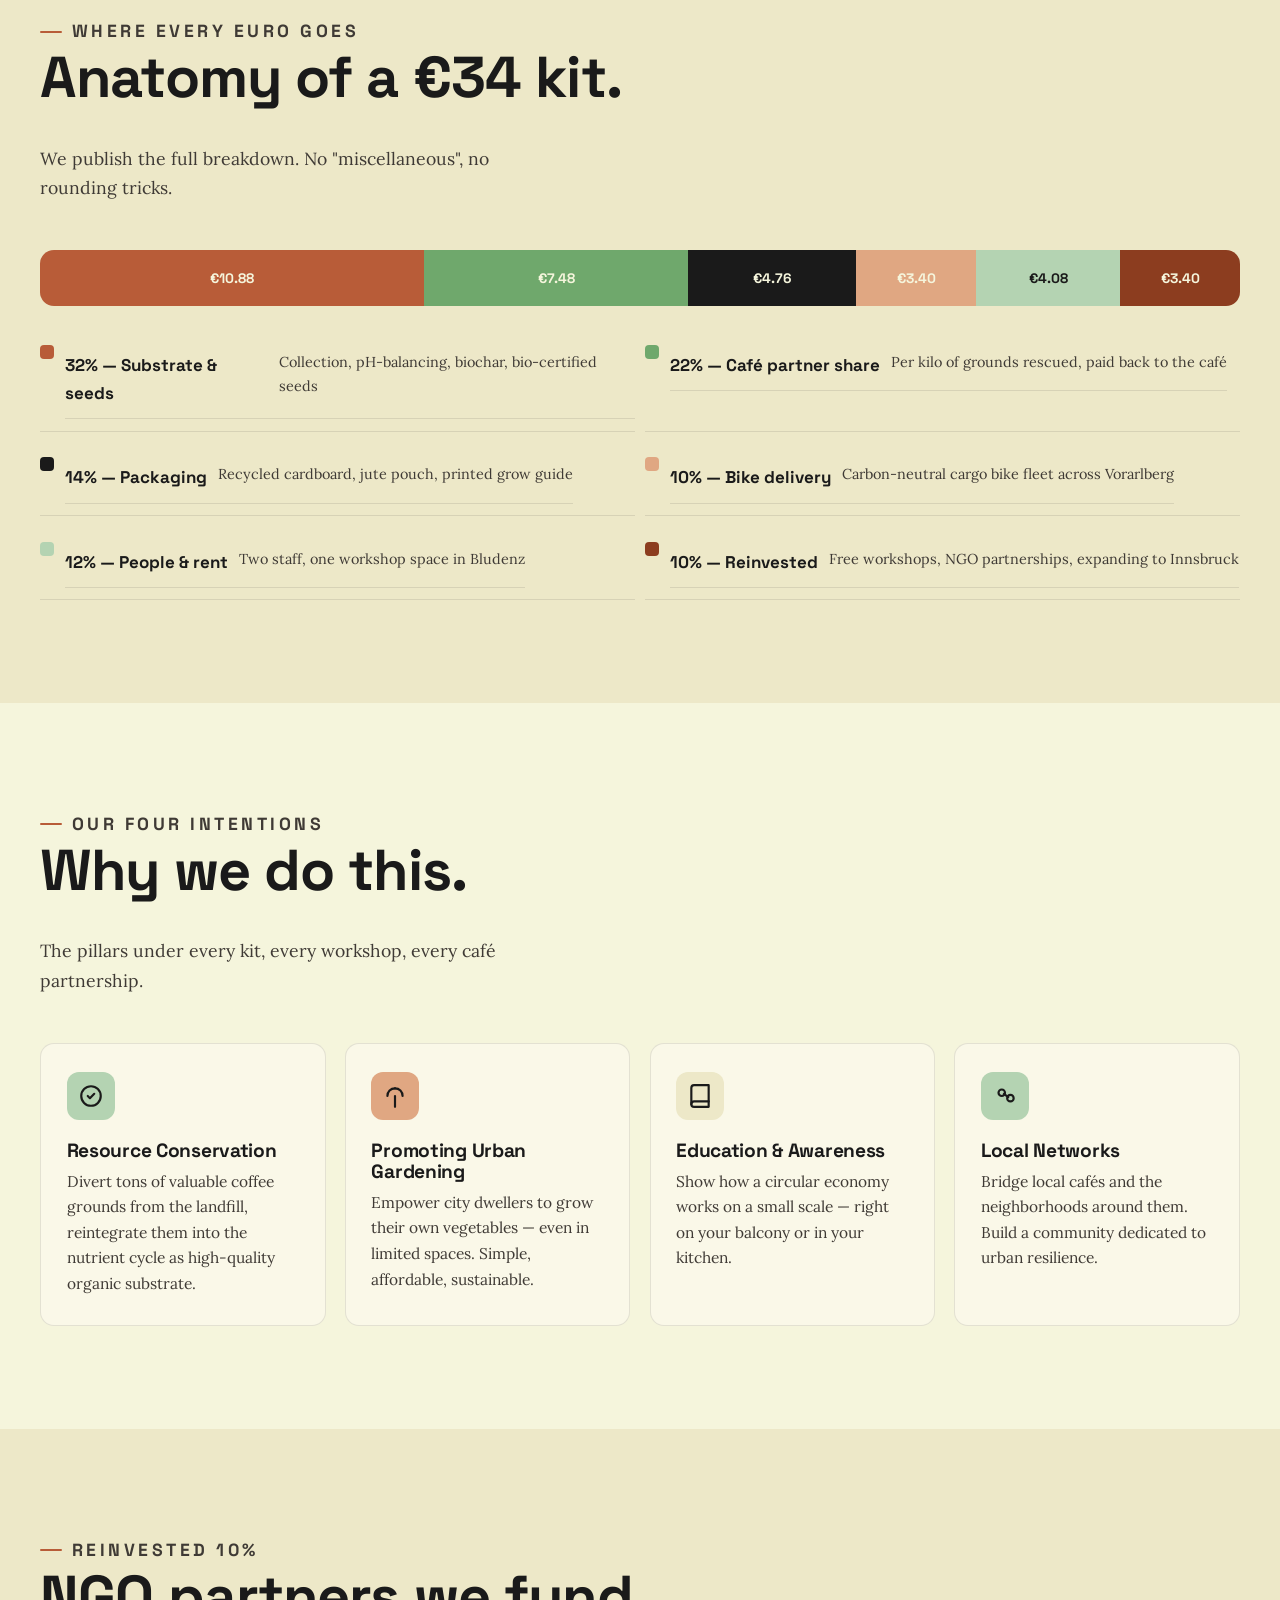
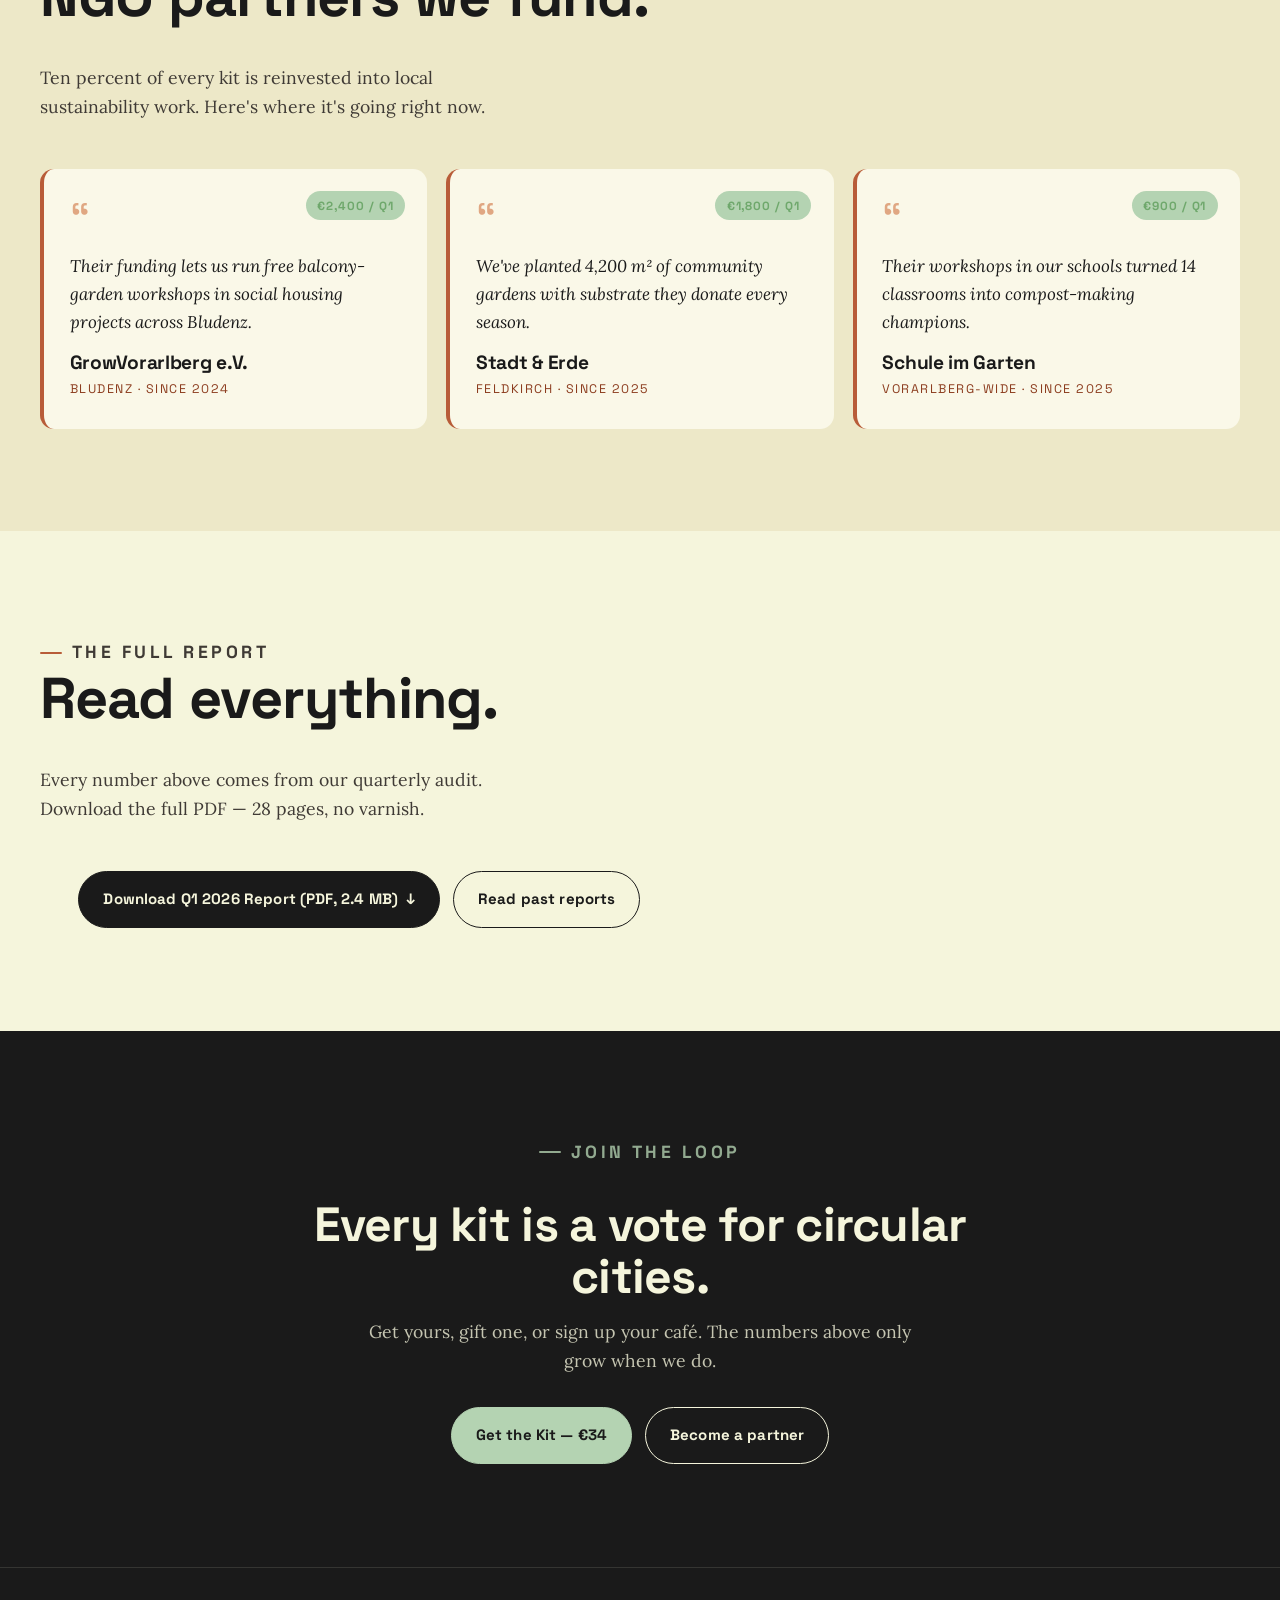
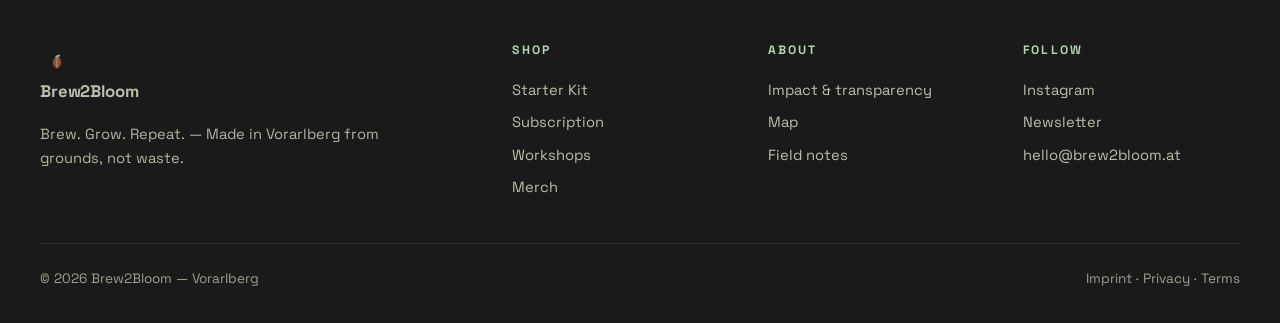
<file: impact.html>
<!DOCTYPE html>
<html lang="en">
<head>
<meta charset="UTF-8" />
<meta name="viewport" content="width=device-width, initial-scale=1" />
<meta name="description" content="The Brew2Bloom impact report — kilos rescued, gardens started, and where every euro goes. Radical transparency, every quarter." />
<meta name="theme-color" content="#1A1A1A" />
<title>Impact — Brew2Bloom</title>
<link rel="preconnect" href="https://fonts.googleapis.com" />
<link rel="preconnect" href="https://fonts.gstatic.com" crossorigin />
<link href="https://fonts.googleapis.com/css2?family=Space+Grotesk:wght@400;500;700&family=Lora:ital,wght@0,400;0,500;0,600;1,400&display=swap" rel="stylesheet" />
<link rel="stylesheet" href="styles.css" />
<link rel="icon" href="data:image/svg+xml,%3Csvg xmlns='http://www.w3.org/2000/svg' viewBox='0 0 32 32'%3E%3Crect width='32' height='32' rx='7' fill='%231A1A1A'/%3E%3Cellipse cx='16' cy='18' rx='6' ry='8' fill='%23B85C38'/%3E%3Cpath d='M16 12v14' stroke='%23F5F5DC' stroke-width='1' stroke-linecap='round'/%3E%3Cellipse cx='17' cy='9' rx='4' ry='2' transform='rotate(-25 17 9)' fill='%23B4D3B2'/%3E%3C/svg%3E" />
</head>
<body>

<header class="nav">
  <div class="nav-inner">
    <a href="index.html" class="brand">
      <span class="brand-logo">
        <svg viewBox="0 0 32 32" fill="none" aria-hidden="true">
          <ellipse cx="16" cy="18" rx="6" ry="8" fill="#B85C38"/>
          <path d="M16 12v14" stroke="#F5F5DC" stroke-width="1" stroke-linecap="round"/>
          <ellipse cx="17" cy="9" rx="4" ry="2" transform="rotate(-25 17 9)" fill="#B4D3B2"/>
          <ellipse cx="14" cy="7.5" rx="3" ry="1.4" transform="rotate(20 14 7.5)" fill="#6FA86C"/>
        </svg>
      </span>
      <span class="brand-name">Brew2Bloom</span>
    </a>
    <nav class="nav-links">
      <a href="index.html">Home</a>
      <a href="shop.html">Shop</a>
      <a href="map.html">Map</a>
      <a href="learn.html">Learn</a>
      <a href="impact.html">Impact</a>
    </nav>
    <div class="nav-actions">
      <a href="shop.html" class="btn btn-small">Get the Kit</a>
      <button class="nav-toggle" aria-label="Menu"><span></span></button>
    </div>
  </div>
  <div class="mobile-menu">
    <a href="index.html">Home</a>
    <a href="shop.html">Shop</a>
    <a href="map.html">Map</a>
    <a href="learn.html">Learn</a>
    <a href="impact.html">Impact</a>
  </div>
</header>

<main>

  <section class="page-header">
    <div class="page-header-inner">
      <p class="breadcrumb"><a href="index.html">Home</a> / Impact</p>
      <p class="eyebrow">Radical Transparency</p>
      <h1>The numbers, in the open.</h1>
      <p>We publish our full impact report every quarter — kilos rescued, gardens started, and where every euro you spend ends up. No greenwashing. No fine print.</p>
    </div>
  </section>

  <!-- Hero stats -->
  <section class="impact" style="padding-top: 4rem; padding-bottom: 4rem;">
    <div class="impact-inner">
      <div class="impact-headline" data-reveal>
        <p class="eyebrow on-dark">Q1 2026</p>
        <h2>What the loop did this quarter.</h2>
        <p>Updated 30 April. Audited by GLS Bank.</p>
      </div>
      <div class="impact-stats">
        <div class="impact-stat" data-reveal>
          <span class="impact-num count-up" data-target="1240">0</span><span class="impact-unit">kg</span>
          <p class="impact-label">Coffee grounds rescued</p>
        </div>
        <div class="impact-stat" data-reveal data-reveal-delay="1">
          <span class="impact-num count-up" data-target="312">0</span>
          <p class="impact-label">Gardens started</p>
        </div>
        <div class="impact-stat" data-reveal data-reveal-delay="2">
          <span class="impact-num count-up" data-target="2870">0</span><span class="impact-unit">kg</span>
          <p class="impact-label">CO₂e avoided</p>
        </div>
      </div>
    </div>
  </section>

  <!-- Transparency cards -->
  <section>
    <div class="section-head" data-reveal>
      <p class="eyebrow">By the kilo</p>
      <h2>What changes when grounds don't go to landfill.</h2>
      <p>Every kilo of grounds we divert is a kilo not rotting anaerobically in a landfill — releasing methane along the way. Here's the chain reaction.</p>
    </div>

    <div class="transparency-grid">
      <article class="transparency-card" data-reveal>
        <p class="num">2.3 kg</p>
        <h3>CO₂e avoided per kg of grounds</h3>
        <p>Methane has 28× the warming potential of CO₂. Composting instead of landfilling makes the difference.</p>
      </article>
      <article class="transparency-card" data-reveal data-reveal-delay="1">
        <p class="num">14 L</p>
        <h3>Water saved per kit</h3>
        <p>Coffee substrate retains moisture better than peat — your cucumber drinks less.</p>
      </article>
      <article class="transparency-card" data-reveal data-reveal-delay="2">
        <p class="num">0 km</p>
        <h3>Substrate trucked into Vorarlberg</h3>
        <p>Every gram is collected, processed and delivered within 30 km. Bike-first, always.</p>
      </article>
    </div>
  </section>

  <!-- Where the euro goes -->
  <section class="bg-paper-2">
    <div class="section-head" data-reveal>
      <p class="eyebrow">Where every euro goes</p>
      <h2>Anatomy of a €34 kit.</h2>
      <p>We publish the full breakdown. No "miscellaneous", no rounding tricks.</p>
    </div>

    <div class="allocation" data-reveal>
      <div class="allocation-bar">
        <div style="width: 32%; background: #B85C38;">€10.88</div>
        <div style="width: 22%; background: #6FA86C;">€7.48</div>
        <div style="width: 14%; background: #1A1A1A;">€4.76</div>
        <div style="width: 10%; background: #E0A782;">€3.40</div>
        <div style="width: 12%; background: #B4D3B2; color: #1A1A1A;">€4.08</div>
        <div style="width: 10%; background: #8C3D1F;">€3.40</div>
      </div>

      <div class="allocation-legend">
        <div>
          <i style="background: #B85C38;"></i>
          <div><strong>32% — Substrate &amp; seeds</strong><span>Collection, pH-balancing, biochar, bio-certified seeds</span></div>
        </div>
        <div>
          <i style="background: #6FA86C;"></i>
          <div><strong>22% — Café partner share</strong><span>Per kilo of grounds rescued, paid back to the café</span></div>
        </div>
        <div>
          <i style="background: #1A1A1A;"></i>
          <div><strong>14% — Packaging</strong><span>Recycled cardboard, jute pouch, printed grow guide</span></div>
        </div>
        <div>
          <i style="background: #E0A782;"></i>
          <div><strong>10% — Bike delivery</strong><span>Carbon-neutral cargo bike fleet across Vorarlberg</span></div>
        </div>
        <div>
          <i style="background: #B4D3B2;"></i>
          <div><strong>12% — People &amp; rent</strong><span>Two staff, one workshop space in Bludenz</span></div>
        </div>
        <div>
          <i style="background: #8C3D1F;"></i>
          <div><strong>10% — Reinvested</strong><span>Free workshops, NGO partnerships, expanding to Innsbruck</span></div>
        </div>
      </div>
    </div>
  </section>

  <!-- Mission deep dive -->
  <section>
    <div class="section-head" data-reveal>
      <p class="eyebrow">Our four intentions</p>
      <h2>Why we do this.</h2>
      <p>The pillars under every kit, every workshop, every café partnership.</p>
    </div>

    <div class="mission-grid">
      <article class="mission-card" data-reveal>
        <div class="mission-icon">
          <svg viewBox="0 0 24 24" fill="none" stroke-width="2" stroke-linecap="round" stroke-linejoin="round">
            <path d="M3 12a9 9 0 1 0 18 0a9 9 0 0 0-18 0"/><path d="M9 12l2 2l4-4"/>
          </svg>
        </div>
        <h3>Resource Conservation</h3>
        <p>Divert tons of valuable coffee grounds from the landfill, reintegrate them into the nutrient cycle as high-quality organic substrate.</p>
      </article>
      <article class="mission-card" data-reveal data-reveal-delay="1">
        <div class="mission-icon">
          <svg viewBox="0 0 24 24" fill="none" stroke-width="2" stroke-linecap="round" stroke-linejoin="round">
            <path d="M12 22V12"/><path d="M5 12c0-4 3-7 7-7"/><path d="M19 12c0-4-3-7-7-7"/>
          </svg>
        </div>
        <h3>Promoting Urban Gardening</h3>
        <p>Empower city dwellers to grow their own vegetables — even in limited spaces. Simple, affordable, sustainable.</p>
      </article>
      <article class="mission-card" data-reveal data-reveal-delay="2">
        <div class="mission-icon">
          <svg viewBox="0 0 24 24" fill="none" stroke-width="2" stroke-linecap="round" stroke-linejoin="round">
            <path d="M4 19.5A2.5 2.5 0 0 1 6.5 17H20"/><path d="M6.5 2H20v20H6.5A2.5 2.5 0 0 1 4 19.5v-15A2.5 2.5 0 0 1 6.5 2z"/>
          </svg>
        </div>
        <h3>Education &amp; Awareness</h3>
        <p>Show how a circular economy works on a small scale — right on your balcony or in your kitchen.</p>
      </article>
      <article class="mission-card" data-reveal data-reveal-delay="3">
        <div class="mission-icon">
          <svg viewBox="0 0 24 24" fill="none" stroke-width="2" stroke-linecap="round" stroke-linejoin="round">
            <circle cx="9" cy="9" r="3"/><circle cx="17" cy="14" r="3"/><path d="M11 10l4 3"/>
          </svg>
        </div>
        <h3>Local Networks</h3>
        <p>Bridge local cafés and the neighborhoods around them. Build a community dedicated to urban resilience.</p>
      </article>
    </div>
  </section>

  <!-- NGO partnerships -->
  <section class="bg-paper-2">
    <div class="section-head" data-reveal>
      <p class="eyebrow">Reinvested 10%</p>
      <h2>NGO partners we fund.</h2>
      <p>Ten percent of every kit is reinvested into local sustainability work. Here's where it's going right now.</p>
    </div>

    <div class="partner-grid">
      <article class="partner-card" data-reveal>
        <span class="partner-saved">€2,400 / Q1</span>
        <p class="quote-mark">&ldquo;</p>
        <p class="partner-quote">Their funding lets us run free balcony-garden workshops in social housing projects across Bludenz.</p>
        <h3>GrowVorarlberg e.V.</h3>
        <p class="partner-meta">Bludenz · since 2024</p>
      </article>
      <article class="partner-card" data-reveal data-reveal-delay="1">
        <span class="partner-saved">€1,800 / Q1</span>
        <p class="quote-mark">&ldquo;</p>
        <p class="partner-quote">We've planted 4,200 m² of community gardens with substrate they donate every season.</p>
        <h3>Stadt &amp; Erde</h3>
        <p class="partner-meta">Feldkirch · since 2025</p>
      </article>
      <article class="partner-card" data-reveal data-reveal-delay="2">
        <span class="partner-saved">€900 / Q1</span>
        <p class="quote-mark">&ldquo;</p>
        <p class="partner-quote">Their workshops in our schools turned 14 classrooms into compost-making champions.</p>
        <h3>Schule im Garten</h3>
        <p class="partner-meta">Vorarlberg-wide · since 2025</p>
      </article>
    </div>
  </section>

  <!-- Audit / report -->
  <section>
    <div class="section-head" data-reveal>
      <p class="eyebrow">The full report</p>
      <h2>Read everything.</h2>
      <p>Every number above comes from our quarterly audit. Download the full PDF — 28 pages, no varnish.</p>
    </div>

    <div class="wrap" style="display: flex; gap: 0.8rem; flex-wrap: wrap;" data-reveal>
      <a href="#" class="btn">Download Q1 2026 Report (PDF, 2.4 MB) <span class="arrow">↓</span></a>
      <a href="#" class="btn btn-ghost">Read past reports</a>
    </div>
  </section>

  <!-- CTA -->
  <section class="cta-band">
    <div class="wrap" data-reveal>
      <p class="eyebrow on-dark" style="display:inline-flex;">Join the loop</p>
      <h2>Every kit is a vote for circular cities.</h2>
      <p>Get yours, gift one, or sign up your café. The numbers above only grow when we do.</p>
      <div style="display: flex; gap: 0.8rem; justify-content: center; flex-wrap: wrap;">
        <a href="shop.html" class="btn btn-mint">Get the Kit — €34</a>
        <a href="mailto:partners@brew2bloom.at" class="btn btn-ghost" style="color: var(--paper); border-color: var(--paper);">Become a partner</a>
      </div>
    </div>
  </section>

</main>

<footer class="footer">
  <div class="footer-grid">
    <div>
      <a href="index.html" class="brand">
        <span class="brand-logo">
          <svg viewBox="0 0 32 32" fill="none">
            <ellipse cx="16" cy="18" rx="6" ry="8" fill="#B85C38"/>
            <path d="M16 12v14" stroke="#F5F5DC" stroke-width="1" stroke-linecap="round"/>
            <ellipse cx="17" cy="9" rx="4" ry="2" transform="rotate(-25 17 9)" fill="#B4D3B2"/>
          </svg>
        </span>
        <span class="brand-name">Brew2Bloom</span>
      </a>
      <p class="footer-tag">Brew. Grow. Repeat. — Made in Vorarlberg from grounds, not waste.</p>
    </div>
    <div>
      <p class="footer-head">Shop</p>
      <a href="shop.html">Starter Kit</a>
      <a href="shop.html#subscribe">Subscription</a>
      <a href="shop.html#workshops">Workshops</a>
      <a href="shop.html#merch">Merch</a>
    </div>
    <div>
      <p class="footer-head">About</p>
      <a href="impact.html">Impact &amp; transparency</a>
      <a href="map.html">Map</a>
      <a href="learn.html">Field notes</a>
    </div>
    <div>
      <p class="footer-head">Follow</p>
      <a href="https://www.instagram.com/brew.2bloom/" target="_blank" rel="noopener noreferrer">Instagram</a>
      <a href="#">Newsletter</a>
      <a href="mailto:hello@brew2bloom.at">hello@brew2bloom.at</a>
    </div>
  </div>
  <div class="footer-fine">
    <span>© 2026 Brew2Bloom — Vorarlberg</span>
    <span><a href="#">Imprint</a> · <a href="#">Privacy</a> · <a href="#">Terms</a></span>
  </div>
</footer>

<script src="script.js"></script>
</body>
</html>
</file>
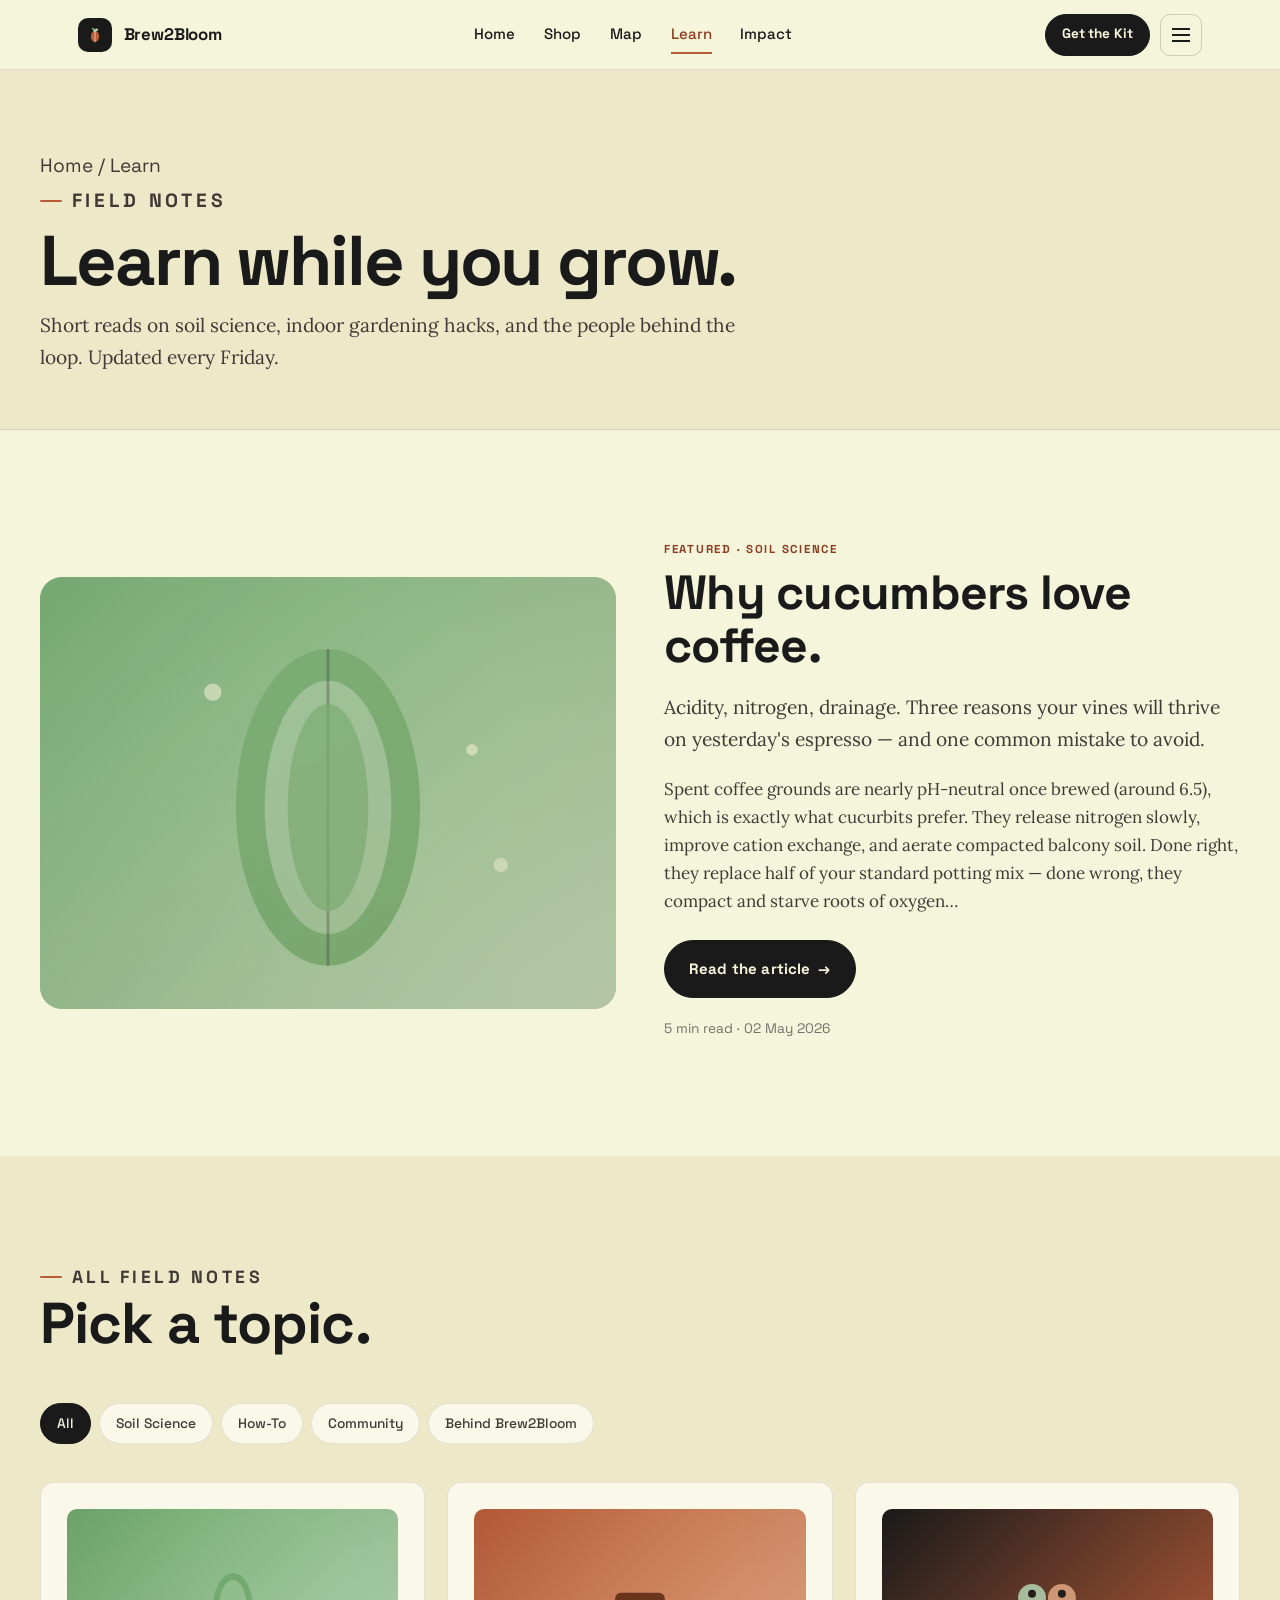
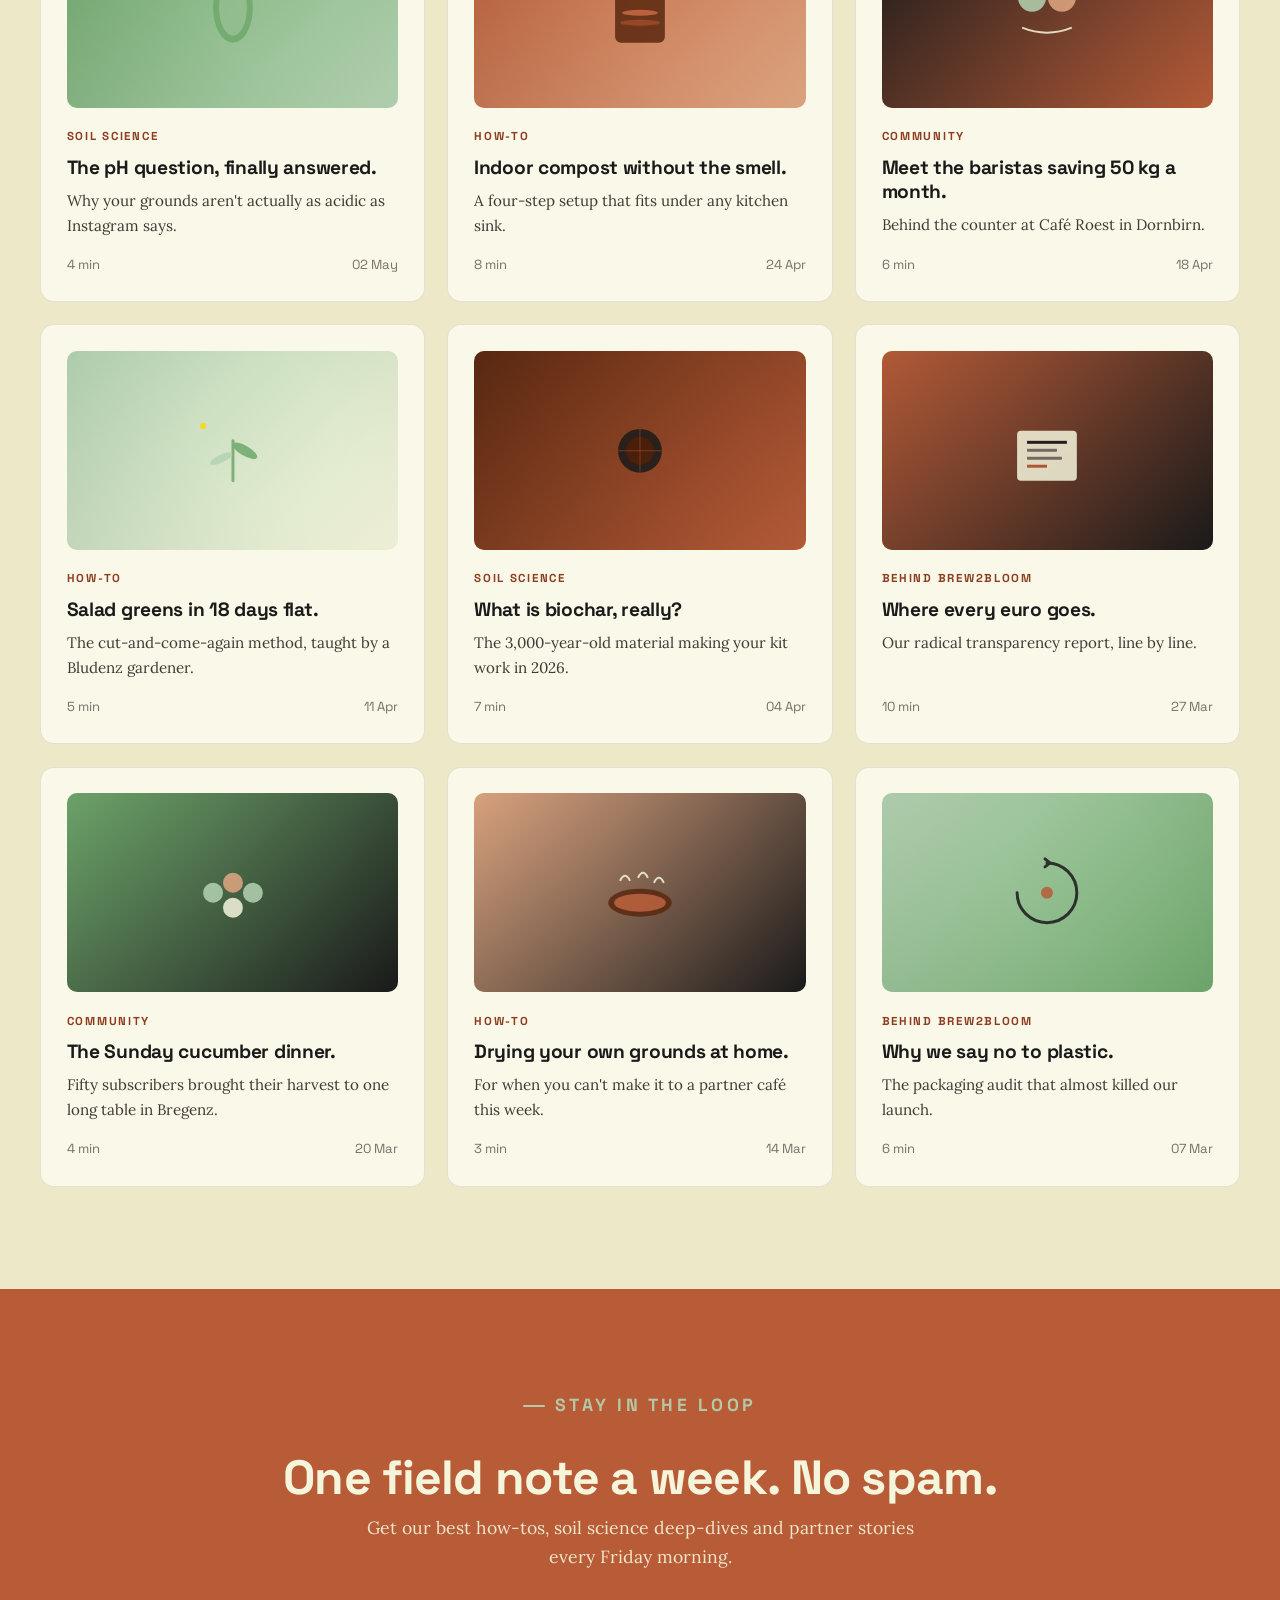
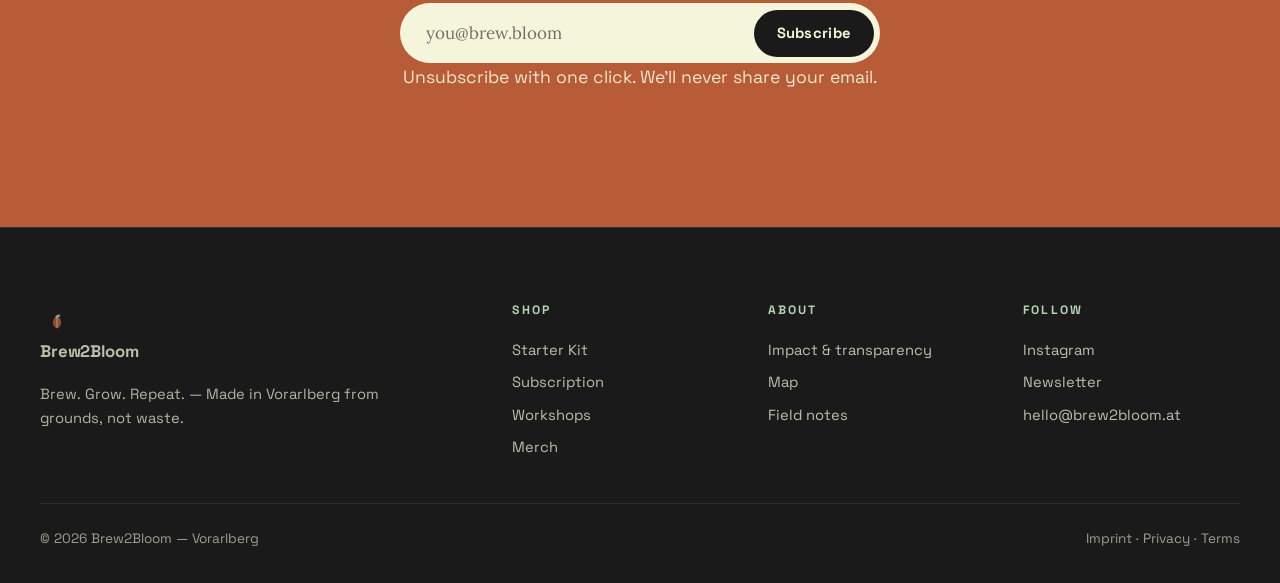
<file: learn.html>
<!DOCTYPE html>
<html lang="en">
<head>
<meta charset="UTF-8" />
<meta name="viewport" content="width=device-width, initial-scale=1" />
<meta name="description" content="Field notes from Brew2Bloom — soil science, urban gardening how-tos, café partner stories. Learn while you grow." />
<meta name="theme-color" content="#1A1A1A" />
<title>Learn — Brew2Bloom</title>
<link rel="preconnect" href="https://fonts.googleapis.com" />
<link rel="preconnect" href="https://fonts.gstatic.com" crossorigin />
<link href="https://fonts.googleapis.com/css2?family=Space+Grotesk:wght@400;500;700&family=Lora:ital,wght@0,400;0,500;0,600;1,400&display=swap" rel="stylesheet" />
<link rel="stylesheet" href="styles.css" />
<link rel="icon" href="data:image/svg+xml,%3Csvg xmlns='http://www.w3.org/2000/svg' viewBox='0 0 32 32'%3E%3Crect width='32' height='32' rx='7' fill='%231A1A1A'/%3E%3Cellipse cx='16' cy='18' rx='6' ry='8' fill='%23B85C38'/%3E%3Cpath d='M16 12v14' stroke='%23F5F5DC' stroke-width='1' stroke-linecap='round'/%3E%3Cellipse cx='17' cy='9' rx='4' ry='2' transform='rotate(-25 17 9)' fill='%23B4D3B2'/%3E%3C/svg%3E" />
</head>
<body>

<header class="nav">
  <div class="nav-inner">
    <a href="index.html" class="brand">
      <span class="brand-logo">
        <svg viewBox="0 0 32 32" fill="none" aria-hidden="true">
          <ellipse cx="16" cy="18" rx="6" ry="8" fill="#B85C38"/>
          <path d="M16 12v14" stroke="#F5F5DC" stroke-width="1" stroke-linecap="round"/>
          <ellipse cx="17" cy="9" rx="4" ry="2" transform="rotate(-25 17 9)" fill="#B4D3B2"/>
          <ellipse cx="14" cy="7.5" rx="3" ry="1.4" transform="rotate(20 14 7.5)" fill="#6FA86C"/>
        </svg>
      </span>
      <span class="brand-name">Brew2Bloom</span>
    </a>
    <nav class="nav-links">
      <a href="index.html">Home</a>
      <a href="shop.html">Shop</a>
      <a href="map.html">Map</a>
      <a href="learn.html">Learn</a>
      <a href="impact.html">Impact</a>
    </nav>
    <div class="nav-actions">
      <a href="shop.html" class="btn btn-small">Get the Kit</a>
      <button class="nav-toggle" aria-label="Menu"><span></span></button>
    </div>
  </div>
  <div class="mobile-menu">
    <a href="index.html">Home</a>
    <a href="shop.html">Shop</a>
    <a href="map.html">Map</a>
    <a href="learn.html">Learn</a>
    <a href="impact.html">Impact</a>
  </div>
</header>

<main>

  <section class="page-header">
    <div class="page-header-inner">
      <p class="breadcrumb"><a href="index.html">Home</a> / Learn</p>
      <p class="eyebrow">Field Notes</p>
      <h1>Learn while you grow.</h1>
      <p>Short reads on soil science, indoor gardening hacks, and the people behind the loop. Updated every Friday.</p>
    </div>
  </section>

  <!-- Featured -->
  <section>
    <div class="blog-featured">
      <div class="article-image" data-reveal>
        <svg viewBox="0 0 200 150" fill="none" style="width:100%; height:100%;">
          <rect width="200" height="150" fill="url(#bg-grad)"/>
          <defs>
            <linearGradient id="bg-grad" x1="0" y1="0" x2="1" y2="1">
              <stop offset="0%" stop-color="#6FA86C"/>
              <stop offset="100%" stop-color="#B4D3B2"/>
            </linearGradient>
          </defs>
          <ellipse cx="100" cy="80" rx="32" ry="55" fill="#6FA86C"/>
          <ellipse cx="100" cy="80" rx="22" ry="44" fill="#B4D3B2" opacity="0.6"/>
          <path d="M100 25 V135" stroke="#1A1A1A" stroke-width="1" opacity="0.3"/>
          <ellipse cx="100" cy="80" rx="14" ry="36" fill="#6FA86C" opacity="0.7"/>
          <circle cx="60" cy="40" r="3" fill="#F5F5DC" opacity="0.6"/>
          <circle cx="150" cy="60" r="2" fill="#F5F5DC" opacity="0.6"/>
          <circle cx="160" cy="100" r="2.5" fill="#F5F5DC" opacity="0.5"/>
        </svg>
      </div>
      <div data-reveal data-reveal-delay="1">
        <span class="article-cat">Featured · Soil Science</span>
        <h2>Why cucumbers love coffee.</h2>
        <p class="lede">Acidity, nitrogen, drainage. Three reasons your vines will thrive on yesterday's espresso — and one common mistake to avoid.</p>
        <p style="color: var(--ink-soft); margin: 0 0 1.6rem;">
          Spent coffee grounds are nearly pH-neutral once brewed (around 6.5),
          which is exactly what cucurbits prefer. They release nitrogen slowly,
          improve cation exchange, and aerate compacted balcony soil. Done right,
          they replace half of your standard potting mix — done wrong, they
          compact and starve roots of oxygen…
        </p>
        <a href="#" class="btn">Read the article <span class="arrow">→</span></a>
        <p style="font-family: var(--f-head); color: var(--ink-mute); font-size: 0.86rem; margin-top: 1.2rem;">5 min read · 02 May 2026</p>
      </div>
    </div>
  </section>

  <!-- Categories + grid -->
  <section class="bg-paper-2">
    <div class="section-head" data-reveal>
      <p class="eyebrow">All Field Notes</p>
      <h2>Pick a topic.</h2>
    </div>

    <div class="blog-categories" data-reveal>
      <button class="active" data-cat="all">All</button>
      <button data-cat="soil">Soil Science</button>
      <button data-cat="howto">How-To</button>
      <button data-cat="community">Community</button>
      <button data-cat="business">Behind Brew2Bloom</button>
    </div>

    <div class="article-grid">
      <a href="#" class="article-card" data-cat="soil" data-reveal>
        <div class="article-image" style="background: linear-gradient(135deg, #6FA86C, #B4D3B2);">
          <svg viewBox="0 0 100 100" fill="none">
            <ellipse cx="50" cy="50" rx="20" ry="35" fill="#6FA86C"/>
            <ellipse cx="50" cy="50" rx="14" ry="28" fill="#B4D3B2" opacity="0.5"/>
          </svg>
        </div>
        <span class="article-cat">Soil Science</span>
        <h3>The pH question, finally answered.</h3>
        <p>Why your grounds aren't actually as acidic as Instagram says.</p>
        <div class="article-meta"><span>4 min</span><span>02 May</span></div>
      </a>

      <a href="#" class="article-card" data-cat="howto" data-reveal data-reveal-delay="1">
        <div class="article-image" style="background: linear-gradient(135deg, #B85C38, #E0A782);">
          <svg viewBox="0 0 100 100" fill="none">
            <rect x="25" y="35" width="50" height="50" rx="6" fill="#5A2810"/>
            <ellipse cx="50" cy="55" rx="18" ry="3" fill="#B85C38"/>
            <ellipse cx="50" cy="65" rx="20" ry="3" fill="#8C3D1F"/>
          </svg>
        </div>
        <span class="article-cat">How-To</span>
        <h3>Indoor compost without the smell.</h3>
        <p>A four-step setup that fits under any kitchen sink.</p>
        <div class="article-meta"><span>8 min</span><span>24 Apr</span></div>
      </a>

      <a href="#" class="article-card" data-cat="community" data-reveal data-reveal-delay="2">
        <div class="article-image" style="background: linear-gradient(135deg, #1A1A1A, #B85C38);">
          <svg viewBox="0 0 100 100" fill="none">
            <circle cx="35" cy="40" r="14" fill="#B4D3B2"/>
            <circle cx="35" cy="36" r="4" fill="#1A1A1A"/>
            <circle cx="65" cy="40" r="14" fill="#E0A782"/>
            <circle cx="65" cy="36" r="4" fill="#1A1A1A"/>
            <path d="M25 70 Q50 80 75 70" stroke="#F5F5DC" stroke-width="2" fill="none"/>
          </svg>
        </div>
        <span class="article-cat">Community</span>
        <h3>Meet the baristas saving 50 kg a month.</h3>
        <p>Behind the counter at Café Roest in Dornbirn.</p>
        <div class="article-meta"><span>6 min</span><span>18 Apr</span></div>
      </a>

      <a href="#" class="article-card" data-cat="howto" data-reveal>
        <div class="article-image" style="background: linear-gradient(135deg, #B4D3B2, #F5F5DC);">
          <svg viewBox="0 0 100 100" fill="none">
            <path d="M50 80 V40" stroke="#6FA86C" stroke-width="3" stroke-linecap="round"/>
            <ellipse cx="38" cy="58" rx="12" ry="4" transform="rotate(-25 38 58)" fill="#B4D3B2"/>
            <ellipse cx="62" cy="50" rx="14" ry="5" transform="rotate(30 62 50)" fill="#6FA86C"/>
            <circle cx="20" cy="25" r="3" fill="#FFD700"/>
          </svg>
        </div>
        <span class="article-cat">How-To</span>
        <h3>Salad greens in 18 days flat.</h3>
        <p>The cut-and-come-again method, taught by a Bludenz gardener.</p>
        <div class="article-meta"><span>5 min</span><span>11 Apr</span></div>
      </a>

      <a href="#" class="article-card" data-cat="soil" data-reveal data-reveal-delay="1">
        <div class="article-image" style="background: linear-gradient(135deg, #5A2810, #B85C38);">
          <svg viewBox="0 0 100 100" fill="none">
            <circle cx="50" cy="50" r="22" fill="#1A1A1A"/>
            <circle cx="50" cy="50" r="14" fill="#3F1A08"/>
            <path d="M50 28 V72 M28 50 H72" stroke="#B85C38" stroke-width="1" opacity="0.5"/>
          </svg>
        </div>
        <span class="article-cat">Soil Science</span>
        <h3>What is biochar, really?</h3>
        <p>The 3,000-year-old material making your kit work in 2026.</p>
        <div class="article-meta"><span>7 min</span><span>04 Apr</span></div>
      </a>

      <a href="#" class="article-card" data-cat="business" data-reveal data-reveal-delay="2">
        <div class="article-image" style="background: linear-gradient(135deg, #B85C38, #1A1A1A);">
          <svg viewBox="0 0 100 100" fill="none">
            <rect x="20" y="30" width="60" height="50" rx="4" fill="#F5F5DC"/>
            <rect x="30" y="40" width="40" height="3" fill="#1A1A1A"/>
            <rect x="30" y="48" width="30" height="3" fill="#76706A"/>
            <rect x="30" y="56" width="35" height="3" fill="#76706A"/>
            <rect x="30" y="64" width="20" height="3" fill="#B85C38"/>
          </svg>
        </div>
        <span class="article-cat">Behind Brew2Bloom</span>
        <h3>Where every euro goes.</h3>
        <p>Our radical transparency report, line by line.</p>
        <div class="article-meta"><span>10 min</span><span>27 Mar</span></div>
      </a>

      <a href="#" class="article-card" data-cat="community" data-reveal>
        <div class="article-image" style="background: linear-gradient(135deg, #6FA86C, #1A1A1A);">
          <svg viewBox="0 0 100 100" fill="none">
            <circle cx="30" cy="50" r="10" fill="#B4D3B2"/>
            <circle cx="50" cy="40" r="10" fill="#E0A782"/>
            <circle cx="70" cy="50" r="10" fill="#B4D3B2"/>
            <circle cx="50" cy="65" r="10" fill="#F5F5DC"/>
          </svg>
        </div>
        <span class="article-cat">Community</span>
        <h3>The Sunday cucumber dinner.</h3>
        <p>Fifty subscribers brought their harvest to one long table in Bregenz.</p>
        <div class="article-meta"><span>4 min</span><span>20 Mar</span></div>
      </a>

      <a href="#" class="article-card" data-cat="howto" data-reveal data-reveal-delay="1">
        <div class="article-image" style="background: linear-gradient(135deg, #E0A782, #1A1A1A);">
          <svg viewBox="0 0 100 100" fill="none">
            <ellipse cx="50" cy="60" rx="32" ry="14" fill="#5A2810"/>
            <ellipse cx="50" cy="60" rx="26" ry="9" fill="#B85C38"/>
            <path d="M30 38 Q35 28 40 38" stroke="#F5F5DC" stroke-width="2" fill="none"/>
            <path d="M48 35 Q53 25 58 35" stroke="#F5F5DC" stroke-width="2" fill="none"/>
            <path d="M64 40 Q69 30 74 40" stroke="#F5F5DC" stroke-width="2" fill="none"/>
          </svg>
        </div>
        <span class="article-cat">How-To</span>
        <h3>Drying your own grounds at home.</h3>
        <p>For when you can't make it to a partner café this week.</p>
        <div class="article-meta"><span>3 min</span><span>14 Mar</span></div>
      </a>

      <a href="#" class="article-card" data-cat="business" data-reveal data-reveal-delay="2">
        <div class="article-image" style="background: linear-gradient(135deg, #B4D3B2, #6FA86C);">
          <svg viewBox="0 0 100 100" fill="none">
            <path d="M50 20 A30 30 0 1 1 20 50" stroke="#1A1A1A" stroke-width="3" fill="none" stroke-linecap="round"/>
            <path d="M48 16 L53 20 L48 24" stroke="#1A1A1A" stroke-width="3" stroke-linecap="round" stroke-linejoin="round" fill="none"/>
            <circle cx="50" cy="50" r="6" fill="#B85C38"/>
          </svg>
        </div>
        <span class="article-cat">Behind Brew2Bloom</span>
        <h3>Why we say no to plastic.</h3>
        <p>The packaging audit that almost killed our launch.</p>
        <div class="article-meta"><span>6 min</span><span>07 Mar</span></div>
      </a>
    </div>
  </section>

  <!-- Newsletter -->
  <section class="newsletter">
    <div class="wrap" data-reveal>
      <p class="eyebrow on-dark" style="justify-content: center; display: flex;">Stay in the loop</p>
      <h2>One field note a week. No spam.</h2>
      <p>Get our best how-tos, soil science deep-dives and partner stories every Friday morning.</p>
      <form class="newsletter-form">
        <input type="email" placeholder="you@brew.bloom" required />
        <button type="submit">Subscribe</button>
      </form>
      <p class="newsletter-fine">Unsubscribe with one click. We'll never share your email.</p>
    </div>
  </section>

</main>

<footer class="footer">
  <div class="footer-grid">
    <div>
      <a href="index.html" class="brand">
        <span class="brand-logo">
          <svg viewBox="0 0 32 32" fill="none">
            <ellipse cx="16" cy="18" rx="6" ry="8" fill="#B85C38"/>
            <path d="M16 12v14" stroke="#F5F5DC" stroke-width="1" stroke-linecap="round"/>
            <ellipse cx="17" cy="9" rx="4" ry="2" transform="rotate(-25 17 9)" fill="#B4D3B2"/>
          </svg>
        </span>
        <span class="brand-name">Brew2Bloom</span>
      </a>
      <p class="footer-tag">Brew. Grow. Repeat. — Made in Vorarlberg from grounds, not waste.</p>
    </div>
    <div>
      <p class="footer-head">Shop</p>
      <a href="shop.html">Starter Kit</a>
      <a href="shop.html#subscribe">Subscription</a>
      <a href="shop.html#workshops">Workshops</a>
      <a href="shop.html#merch">Merch</a>
    </div>
    <div>
      <p class="footer-head">About</p>
      <a href="impact.html">Impact &amp; transparency</a>
      <a href="map.html">Map</a>
      <a href="learn.html">Field notes</a>
    </div>
    <div>
      <p class="footer-head">Follow</p>
      <a href="https://www.instagram.com/brew.2bloom/" target="_blank" rel="noopener noreferrer">Instagram</a>
      <a href="#">Newsletter</a>
      <a href="mailto:hello@brew2bloom.at">hello@brew2bloom.at</a>
    </div>
  </div>
  <div class="footer-fine">
    <span>© 2026 Brew2Bloom — Vorarlberg</span>
    <span><a href="#">Imprint</a> · <a href="#">Privacy</a> · <a href="#">Terms</a></span>
  </div>
</footer>

<script src="script.js"></script>
</body>
</html>
</file>
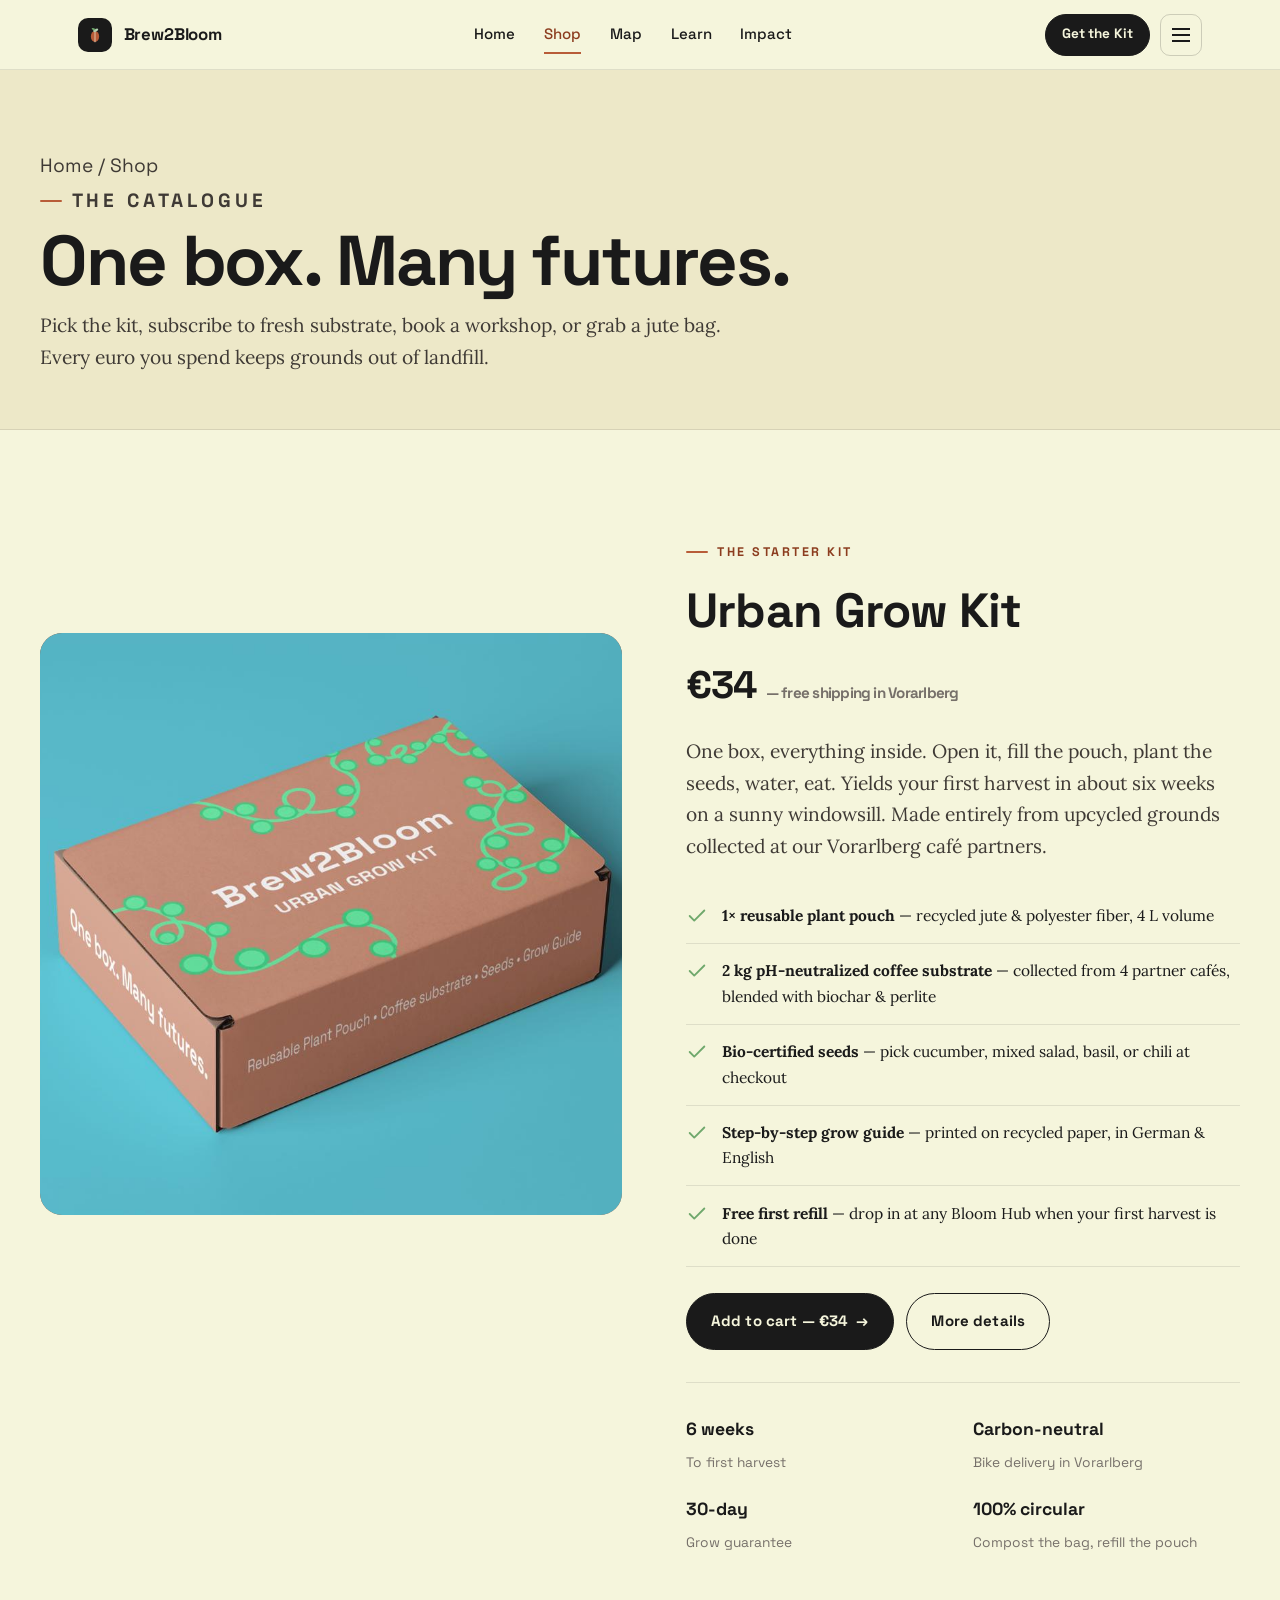
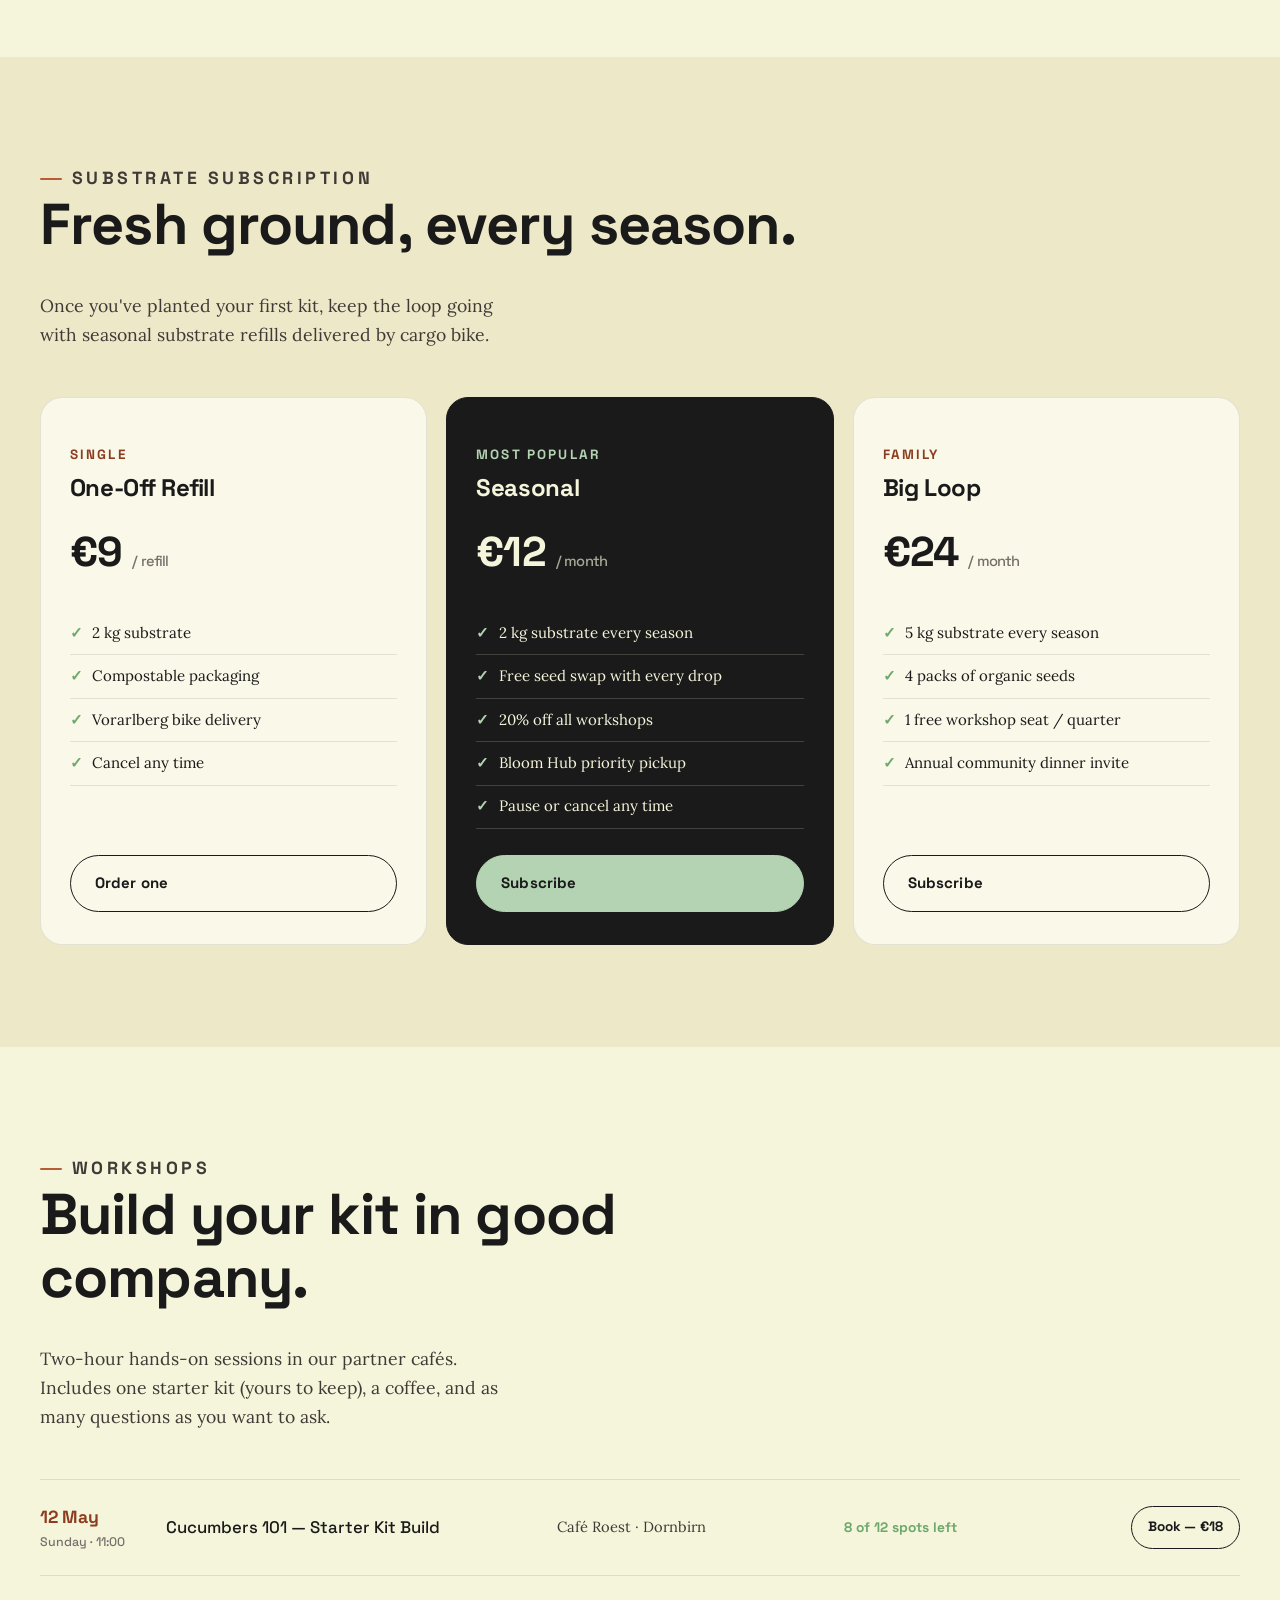
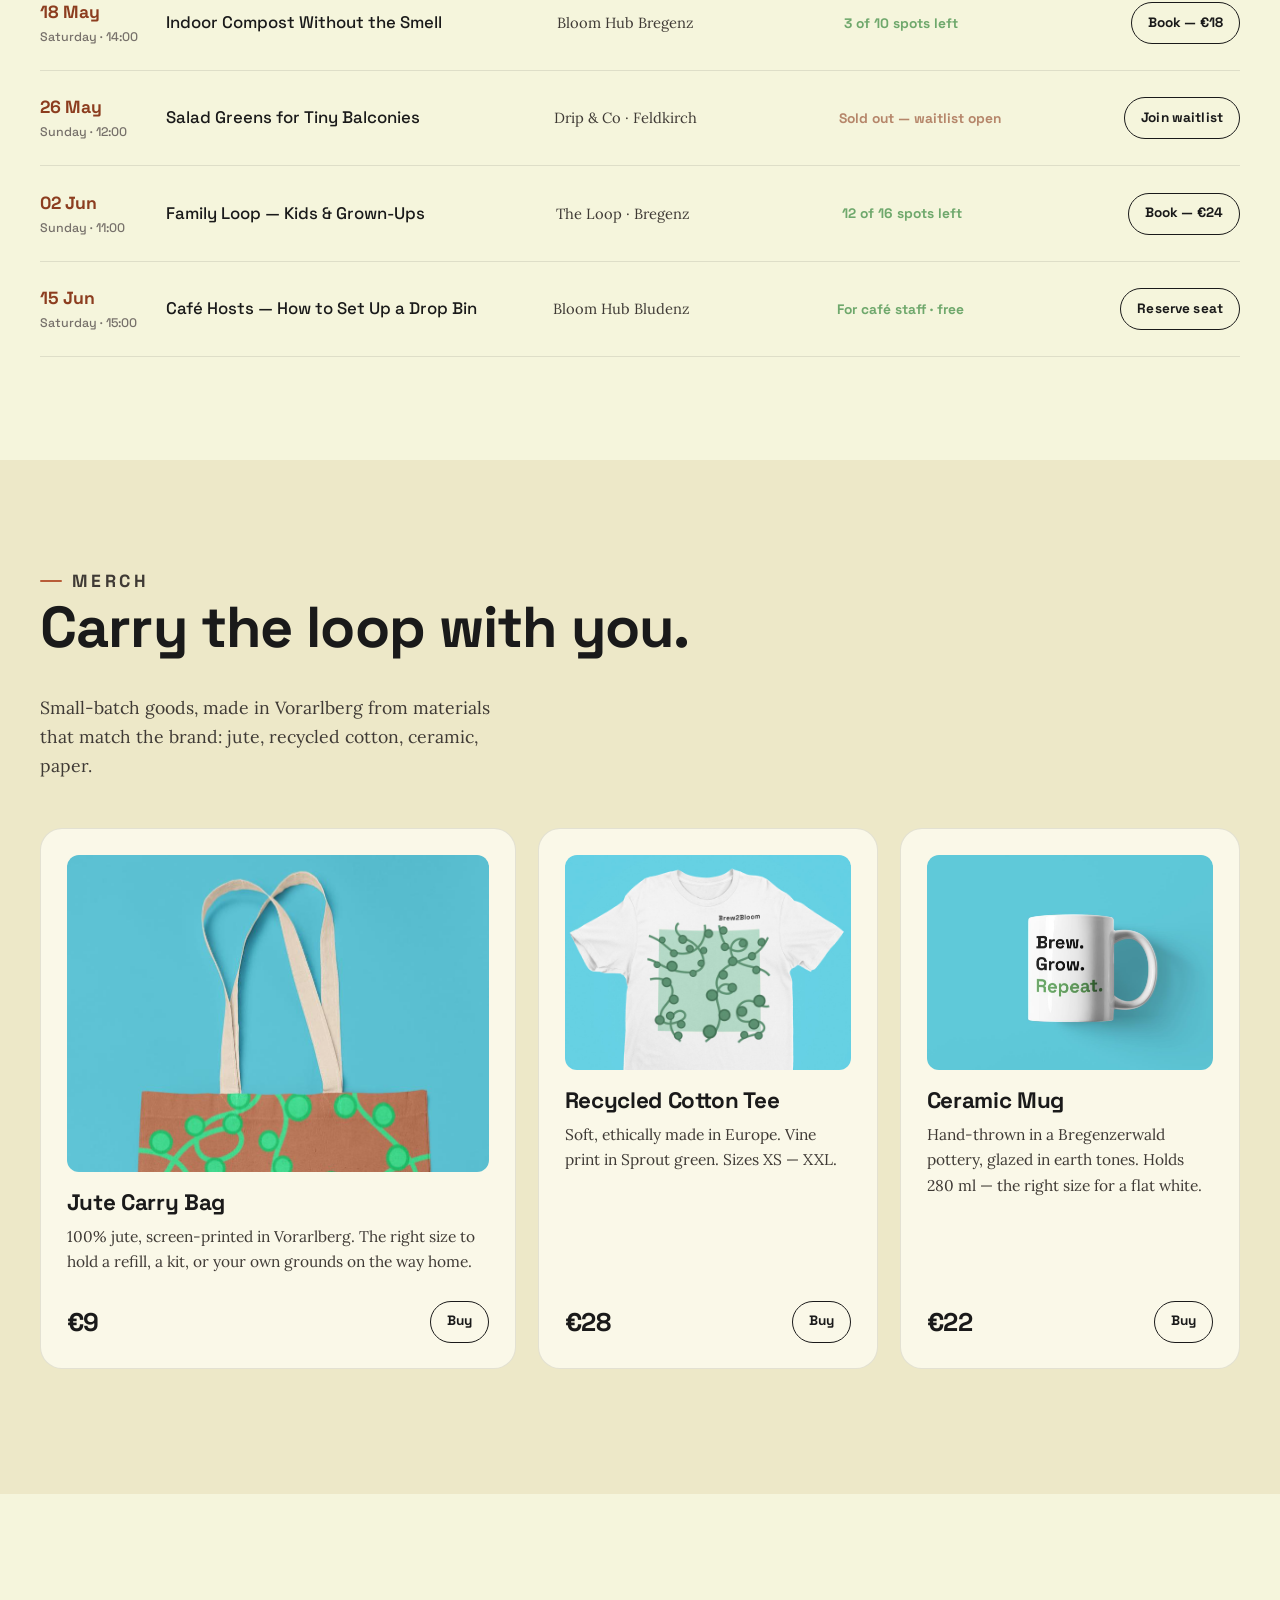
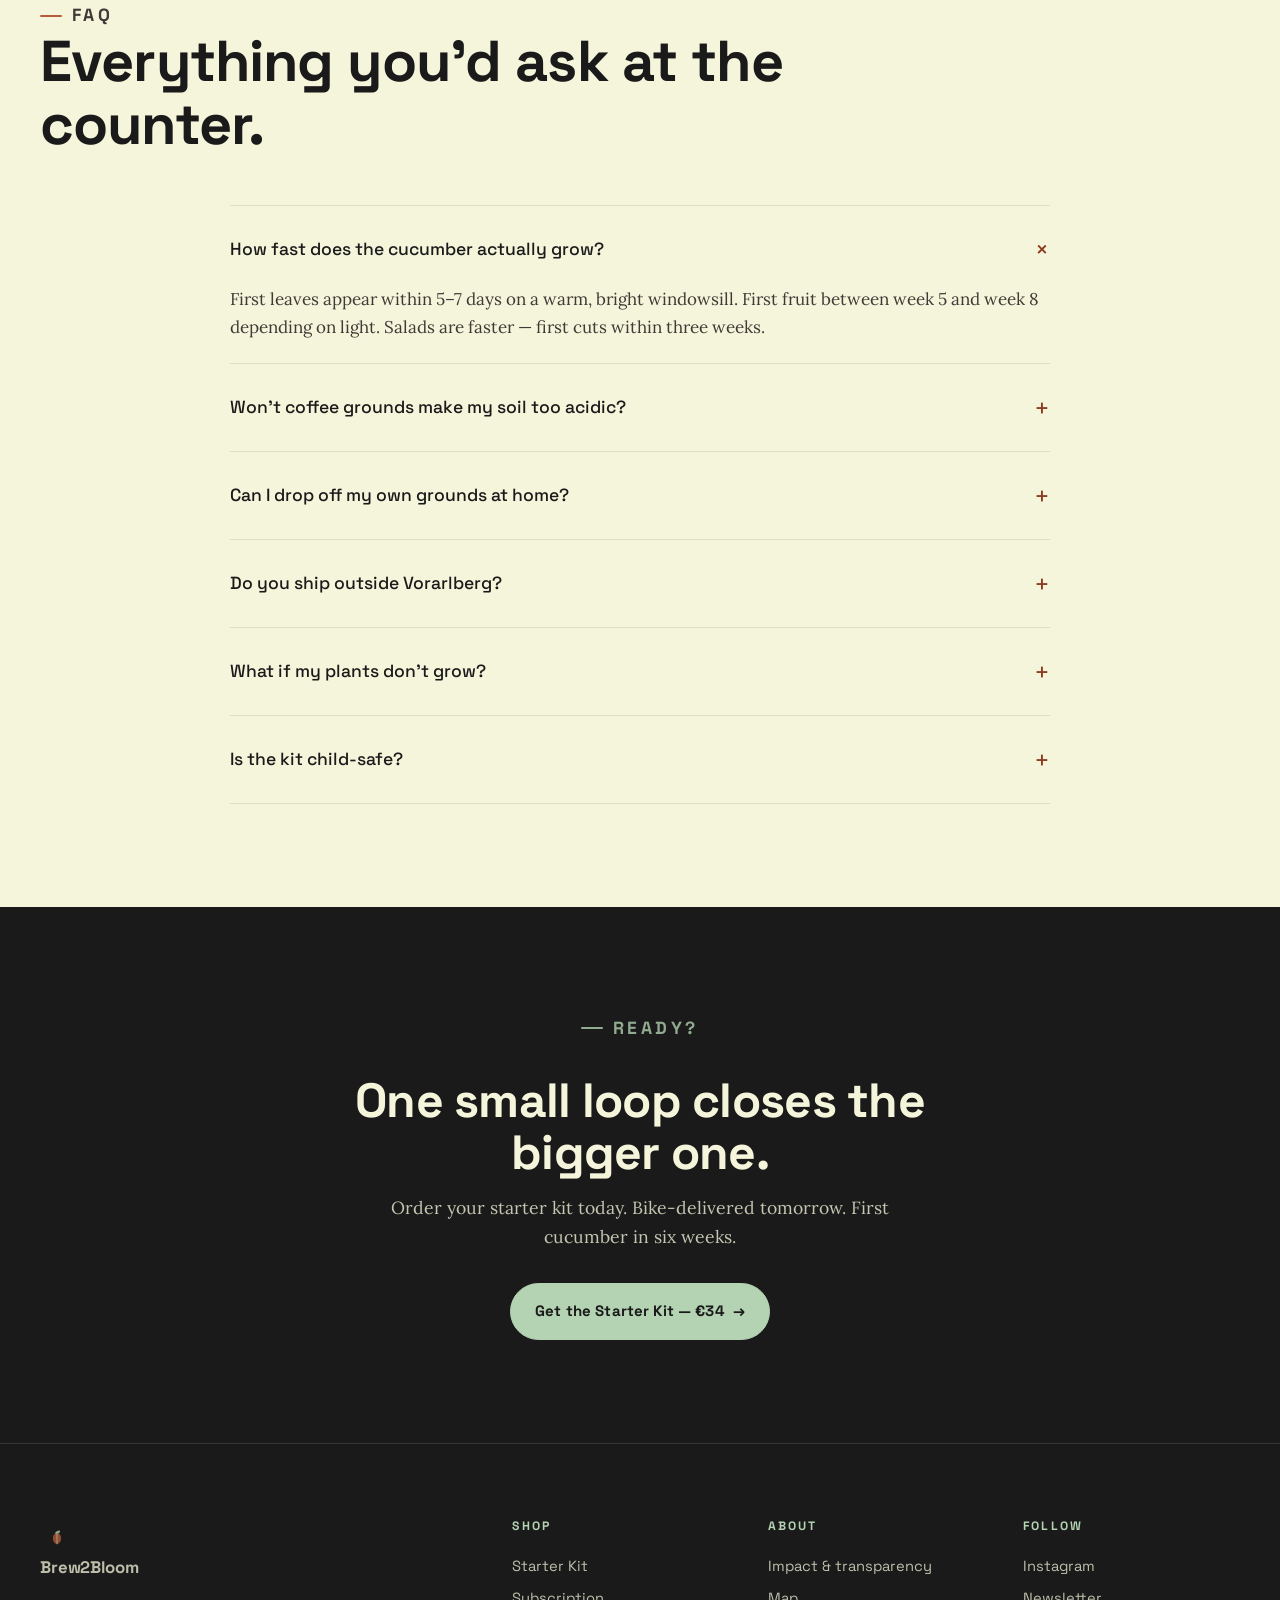
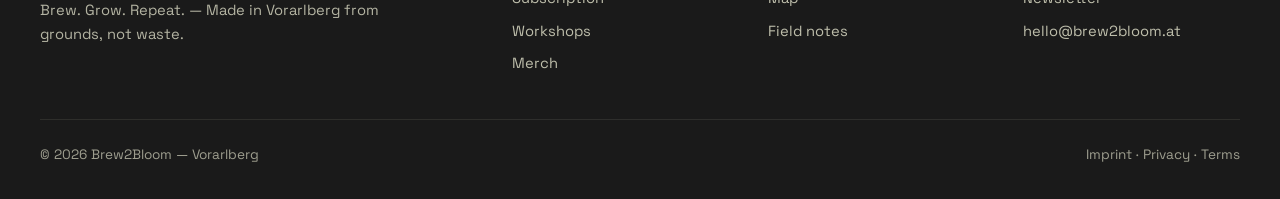
<file: shop.html>
<!DOCTYPE html>
<html lang="en">
<head>
<meta charset="UTF-8" />
<meta name="viewport" content="width=device-width, initial-scale=1" />
<meta name="description" content="The Brew2Bloom shop — starter kits, substrate subscriptions, workshops and jute merch. Made from upcycled coffee grounds in Vorarlberg." />
<meta name="theme-color" content="#1A1A1A" />
<title>Shop — Brew2Bloom</title>
<link rel="preconnect" href="https://fonts.googleapis.com" />
<link rel="preconnect" href="https://fonts.gstatic.com" crossorigin />
<link href="https://fonts.googleapis.com/css2?family=Space+Grotesk:wght@400;500;700&family=Lora:ital,wght@0,400;0,500;0,600;1,400&display=swap" rel="stylesheet" />
<link rel="stylesheet" href="styles.css" />
<link rel="icon" href="data:image/svg+xml,%3Csvg xmlns='http://www.w3.org/2000/svg' viewBox='0 0 32 32'%3E%3Crect width='32' height='32' rx='7' fill='%231A1A1A'/%3E%3Cellipse cx='16' cy='18' rx='6' ry='8' fill='%23B85C38'/%3E%3Cpath d='M16 12v14' stroke='%23F5F5DC' stroke-width='1' stroke-linecap='round'/%3E%3Cellipse cx='17' cy='9' rx='4' ry='2' transform='rotate(-25 17 9)' fill='%23B4D3B2'/%3E%3C/svg%3E" />
</head>
<body>

<header class="nav">
  <div class="nav-inner">
    <a href="index.html" class="brand">
      <span class="brand-logo">
        <svg viewBox="0 0 32 32" fill="none" aria-hidden="true">
          <ellipse cx="16" cy="18" rx="6" ry="8" fill="#B85C38"/>
          <path d="M16 12v14" stroke="#F5F5DC" stroke-width="1" stroke-linecap="round"/>
          <ellipse cx="17" cy="9" rx="4" ry="2" transform="rotate(-25 17 9)" fill="#B4D3B2"/>
          <ellipse cx="14" cy="7.5" rx="3" ry="1.4" transform="rotate(20 14 7.5)" fill="#6FA86C"/>
        </svg>
      </span>
      <span class="brand-name">Brew2Bloom</span>
    </a>
    <nav class="nav-links">
      <a href="index.html">Home</a>
      <a href="shop.html">Shop</a>
      <a href="map.html">Map</a>
      <a href="learn.html">Learn</a>
      <a href="impact.html">Impact</a>
    </nav>
    <div class="nav-actions">
      <a href="#kit" class="btn btn-small">Get the Kit</a>
      <button class="nav-toggle" aria-label="Menu"><span></span></button>
    </div>
  </div>
  <div class="mobile-menu">
    <a href="index.html">Home</a>
    <a href="shop.html">Shop</a>
    <a href="map.html">Map</a>
    <a href="learn.html">Learn</a>
    <a href="impact.html">Impact</a>
  </div>
</header>

<main>

  <!-- Page header -->
  <section class="page-header">
    <div class="page-header-inner">
      <p class="breadcrumb"><a href="index.html">Home</a> / Shop</p>
      <p class="eyebrow">The Catalogue</p>
      <h1>One box. Many futures.</h1>
      <p>Pick the kit, subscribe to fresh substrate, book a workshop, or grab a jute bag. Every euro you spend keeps grounds out of landfill.</p>
    </div>
  </section>

  <!-- Kit detail -->
  <section id="kit">
    <div class="kit-detail-grid">
      <div class="kit-gallery" data-reveal>
        <img src="starterkit-1.jpeg" alt="The Brew2Bloom Urban Grow Kit box" />
      </div>

      <div class="kit-detail" data-reveal data-reveal-delay="1">
        <p class="eyebrow">The Starter Kit</p>
        <h1>Urban Grow Kit</h1>
        <p class="kit-price">€34 <span class="kit-price-sub">— free shipping in Vorarlberg</span></p>
        <p class="lede">
          One box, everything inside. Open it, fill the pouch, plant the seeds, water,
          eat. Yields your first harvest in about six weeks on a sunny windowsill.
          Made entirely from upcycled grounds collected at our Vorarlberg café partners.
        </p>

        <ul class="kit-includes">
          <li>
            <svg viewBox="0 0 24 24" fill="none" stroke-width="2" stroke-linecap="round" stroke-linejoin="round"><path d="M20 6L9 17l-5-5"/></svg>
            <span><strong>1× reusable plant pouch</strong> — recycled jute &amp; polyester fiber, 4 L volume</span>
          </li>
          <li>
            <svg viewBox="0 0 24 24" fill="none" stroke-width="2" stroke-linecap="round" stroke-linejoin="round"><path d="M20 6L9 17l-5-5"/></svg>
            <span><strong>2 kg pH-neutralized coffee substrate</strong> — collected from 4 partner cafés, blended with biochar &amp; perlite</span>
          </li>
          <li>
            <svg viewBox="0 0 24 24" fill="none" stroke-width="2" stroke-linecap="round" stroke-linejoin="round"><path d="M20 6L9 17l-5-5"/></svg>
            <span><strong>Bio-certified seeds</strong> — pick cucumber, mixed salad, basil, or chili at checkout</span>
          </li>
          <li>
            <svg viewBox="0 0 24 24" fill="none" stroke-width="2" stroke-linecap="round" stroke-linejoin="round"><path d="M20 6L9 17l-5-5"/></svg>
            <span><strong>Step-by-step grow guide</strong> — printed on recycled paper, in German &amp; English</span>
          </li>
          <li>
            <svg viewBox="0 0 24 24" fill="none" stroke-width="2" stroke-linecap="round" stroke-linejoin="round"><path d="M20 6L9 17l-5-5"/></svg>
            <span><strong>Free first refill</strong> — drop in at any Bloom Hub when your first harvest is done</span>
          </li>
        </ul>

        <div class="kit-cta">
          <a href="#" class="btn">Add to cart — €34 <span class="arrow">→</span></a>
          <a href="#faq" class="btn btn-ghost">More details</a>
        </div>

        <div class="kit-bullets">
          <div><strong>6 weeks</strong><span>To first harvest</span></div>
          <div><strong>Carbon-neutral</strong><span>Bike delivery in Vorarlberg</span></div>
          <div><strong>30-day</strong><span>Grow guarantee</span></div>
          <div><strong>100% circular</strong><span>Compost the bag, refill the pouch</span></div>
        </div>
      </div>
    </div>
  </section>

  <!-- Subscription -->
  <section class="bg-paper-2" id="subscribe">
    <div class="section-head" data-reveal>
      <p class="eyebrow">Substrate Subscription</p>
      <h2>Fresh ground, every season.</h2>
      <p>Once you've planted your first kit, keep the loop going with seasonal substrate refills delivered by cargo bike.</p>
    </div>

    <div class="plans-grid">
      <article class="plan-card" data-reveal>
        <p class="plan-name">Single</p>
        <h3>One-Off Refill</h3>
        <p class="plan-price">€9 <span class="price-period">/ refill</span></p>
        <ul class="plan-list">
          <li>2 kg substrate</li>
          <li>Compostable packaging</li>
          <li>Vorarlberg bike delivery</li>
          <li>Cancel any time</li>
        </ul>
        <a href="#" class="btn btn-ghost">Order one</a>
      </article>

      <article class="plan-card featured" data-reveal data-reveal-delay="1">
        <p class="plan-name">Most popular</p>
        <h3>Seasonal</h3>
        <p class="plan-price">€12 <span class="price-period">/ month</span></p>
        <ul class="plan-list">
          <li>2 kg substrate every season</li>
          <li>Free seed swap with every drop</li>
          <li>20% off all workshops</li>
          <li>Bloom Hub priority pickup</li>
          <li>Pause or cancel any time</li>
        </ul>
        <a href="#" class="btn btn-mint">Subscribe</a>
      </article>

      <article class="plan-card" data-reveal data-reveal-delay="2">
        <p class="plan-name">Family</p>
        <h3>Big Loop</h3>
        <p class="plan-price">€24 <span class="price-period">/ month</span></p>
        <ul class="plan-list">
          <li>5 kg substrate every season</li>
          <li>4 packs of organic seeds</li>
          <li>1 free workshop seat / quarter</li>
          <li>Annual community dinner invite</li>
        </ul>
        <a href="#" class="btn btn-ghost">Subscribe</a>
      </article>
    </div>
  </section>

  <!-- Workshops -->
  <section id="workshops">
    <div class="section-head" data-reveal>
      <p class="eyebrow">Workshops</p>
      <h2>Build your kit in good company.</h2>
      <p>Two-hour hands-on sessions in our partner cafés. Includes one starter kit (yours to keep), a coffee, and as many questions as you want to ask.</p>
    </div>

    <div class="workshops-list">
      <div class="workshop-row" data-reveal>
        <div class="workshop-date">12 May<span>Sunday · 11:00</span></div>
        <div class="workshop-title">Cucumbers 101 — Starter Kit Build</div>
        <div class="workshop-meta">Café Roest · Dornbirn</div>
        <div class="workshop-spots">8 of 12 spots left</div>
        <a href="#" class="btn btn-small btn-ghost">Book — €18</a>
      </div>

      <div class="workshop-row" data-reveal data-reveal-delay="1">
        <div class="workshop-date">18 May<span>Saturday · 14:00</span></div>
        <div class="workshop-title">Indoor Compost Without the Smell</div>
        <div class="workshop-meta">Bloom Hub Bregenz</div>
        <div class="workshop-spots">3 of 10 spots left</div>
        <a href="#" class="btn btn-small btn-ghost">Book — €18</a>
      </div>

      <div class="workshop-row" data-reveal data-reveal-delay="2">
        <div class="workshop-date">26 May<span>Sunday · 12:00</span></div>
        <div class="workshop-title">Salad Greens for Tiny Balconies</div>
        <div class="workshop-meta">Drip &amp; Co · Feldkirch</div>
        <div class="workshop-spots full">Sold out — waitlist open</div>
        <a href="#" class="btn btn-small btn-ghost">Join waitlist</a>
      </div>

      <div class="workshop-row" data-reveal data-reveal-delay="3">
        <div class="workshop-date">02 Jun<span>Sunday · 11:00</span></div>
        <div class="workshop-title">Family Loop — Kids &amp; Grown-Ups</div>
        <div class="workshop-meta">The Loop · Bregenz</div>
        <div class="workshop-spots">12 of 16 spots left</div>
        <a href="#" class="btn btn-small btn-ghost">Book — €24</a>
      </div>

      <div class="workshop-row" data-reveal data-reveal-delay="4">
        <div class="workshop-date">15 Jun<span>Saturday · 15:00</span></div>
        <div class="workshop-title">Café Hosts — How to Set Up a Drop Bin</div>
        <div class="workshop-meta">Bloom Hub Bludenz</div>
        <div class="workshop-spots">For café staff · free</div>
        <a href="#" class="btn btn-small btn-ghost">Reserve seat</a>
      </div>
    </div>
  </section>

  <!-- Merch -->
  <section class="bg-paper-2" id="merch">
    <div class="section-head" data-reveal>
      <p class="eyebrow">Merch</p>
      <h2>Carry the loop with you.</h2>
      <p>Small-batch goods, made in Vorarlberg from materials that match the brand: jute, recycled cotton, ceramic, paper.</p>
    </div>

    <div class="products-grid">
      <article class="product-card" data-reveal>
        <div class="product-image">
          <img src="starterkit-2.jpeg" alt="Brew2Bloom jute carry bag" />
        </div>
        <h3>Jute Carry Bag</h3>
        <p class="product-desc">100% jute, screen-printed in Vorarlberg. The right size to hold a refill, a kit, or your own grounds on the way home.</p>
        <div class="product-foot">
          <span class="price">€9</span>
          <a href="#" class="btn btn-small btn-ghost">Buy</a>
        </div>
      </article>

      <article class="product-card" data-reveal data-reveal-delay="1">
        <div class="product-image">
          <img src="starterkit-4.jpeg" alt="Brew2Bloom recycled cotton t-shirt" />
        </div>
        <h3>Recycled Cotton Tee</h3>
        <p class="product-desc">Soft, ethically made in Europe. Vine print in Sprout green. Sizes XS — XXL.</p>
        <div class="product-foot">
          <span class="price">€28</span>
          <a href="#" class="btn btn-small btn-ghost">Buy</a>
        </div>
      </article>

      <article class="product-card" data-reveal data-reveal-delay="2">
        <div class="product-image">
          <img src="starterkit-3.jpeg" alt="Brew2Bloom ceramic mug — Brew. Grow. Repeat." />
        </div>
        <h3>Ceramic Mug</h3>
        <p class="product-desc">Hand-thrown in a Bregenzerwald pottery, glazed in earth tones. Holds 280 ml — the right size for a flat white.</p>
        <div class="product-foot">
          <span class="price">€22</span>
          <a href="#" class="btn btn-small btn-ghost">Buy</a>
        </div>
      </article>
    </div>
  </section>

  <!-- FAQ -->
  <section id="faq">
    <div class="section-head" data-reveal>
      <p class="eyebrow">FAQ</p>
      <h2>Everything you'd ask at the counter.</h2>
    </div>

    <div class="faq-list" data-reveal>
      <div class="faq-item open">
        <button class="faq-q">How fast does the cucumber actually grow?</button>
        <div class="faq-a">First leaves appear within 5–7 days on a warm, bright windowsill. First fruit between week 5 and week 8 depending on light. Salads are faster — first cuts within three weeks.</div>
      </div>
      <div class="faq-item">
        <button class="faq-q">Won't coffee grounds make my soil too acidic?</button>
        <div class="faq-a">Spent grounds are nearly pH-neutral, but our blend is buffered with biochar and perlite to keep things in the 6.5–7.0 range — perfect for cucumbers, salads, herbs and chilis.</div>
      </div>
      <div class="faq-item">
        <button class="faq-q">Can I drop off my own grounds at home?</button>
        <div class="faq-a">Yes. Bring them in any clean container to a partner café (drop pin) or Bloom Hub (pickup pin). 1 kg of grounds earns you a €1 store credit — bring 10 kg and your next refill is free.</div>
      </div>
      <div class="faq-item">
        <button class="faq-q">Do you ship outside Vorarlberg?</button>
        <div class="faq-a">For now, Vorarlberg only — to keep the loop short and emissions low. Innsbruck and Salzburg hubs are launching in autumn 2026.</div>
      </div>
      <div class="faq-item">
        <button class="faq-q">What if my plants don't grow?</button>
        <div class="faq-a">We offer a 30-day grow guarantee. Reach out with a photo and we'll send a replacement substrate &amp; seed pack — no questions asked.</div>
      </div>
      <div class="faq-item">
        <button class="faq-q">Is the kit child-safe?</button>
        <div class="faq-a">Yes. The substrate is fully organic, the seeds are bio-certified, and the pouch has no synthetic coating. We run family workshops every month — kids welcome.</div>
      </div>
    </div>
  </section>

  <!-- CTA -->
  <section class="cta-band">
    <div class="wrap" data-reveal>
      <p class="eyebrow on-dark" style="display:inline-flex;">Ready?</p>
      <h2>One small loop closes the bigger one.</h2>
      <p>Order your starter kit today. Bike-delivered tomorrow. First cucumber in six weeks.</p>
      <a href="#kit" class="btn btn-mint">Get the Starter Kit — €34 <span class="arrow">→</span></a>
    </div>
  </section>

</main>

<footer class="footer">
  <div class="footer-grid">
    <div>
      <a href="index.html" class="brand">
        <span class="brand-logo">
          <svg viewBox="0 0 32 32" fill="none">
            <ellipse cx="16" cy="18" rx="6" ry="8" fill="#B85C38"/>
            <path d="M16 12v14" stroke="#F5F5DC" stroke-width="1" stroke-linecap="round"/>
            <ellipse cx="17" cy="9" rx="4" ry="2" transform="rotate(-25 17 9)" fill="#B4D3B2"/>
          </svg>
        </span>
        <span class="brand-name">Brew2Bloom</span>
      </a>
      <p class="footer-tag">Brew. Grow. Repeat. — Made in Vorarlberg from grounds, not waste.</p>
    </div>
    <div>
      <p class="footer-head">Shop</p>
      <a href="#kit">Starter Kit</a>
      <a href="#subscribe">Subscription</a>
      <a href="#workshops">Workshops</a>
      <a href="#merch">Merch</a>
    </div>
    <div>
      <p class="footer-head">About</p>
      <a href="impact.html">Impact &amp; transparency</a>
      <a href="map.html">Map</a>
      <a href="learn.html">Field notes</a>
    </div>
    <div>
      <p class="footer-head">Follow</p>
      <a href="https://www.instagram.com/brew.2bloom/" target="_blank" rel="noopener noreferrer">Instagram</a>
      <a href="#">Newsletter</a>
      <a href="mailto:hello@brew2bloom.at">hello@brew2bloom.at</a>
    </div>
  </div>
  <div class="footer-fine">
    <span>© 2026 Brew2Bloom — Vorarlberg</span>
    <span><a href="#">Imprint</a> · <a href="#">Privacy</a> · <a href="#">Terms</a></span>
  </div>
</footer>

<script src="script.js"></script>
</body>
</html>
</file>
<file: styles.css>
/* =========================================================
   Brew2Bloom — Brew. Grow. Repeat.
   Mobile-first, hand-rolled CSS. No frameworks.
   ========================================================= */

:root {
  /* Brand palette */
  --espresso: #1A1A1A;
  --espresso-soft: #2A2724;
  --earth: #B85C38;          /* warm terracotta — "Raw Earth" */
  --earth-deep: #8C3D1F;
  --earth-light: #E0A782;
  --mint: #B4D3B2;
  --mint-deep: #6FA86C;
  --paper: #F5F5DC;          /* "Recycled Paper" */
  --paper-2: #EDE8C8;
  --paper-3: #FAF8E8;
  --ink: #1A1A1A;
  --ink-soft: #3F3A35;
  --ink-mute: #76706A;
  --line: rgba(26, 26, 26, 0.10);
  --line-2: rgba(26, 26, 26, 0.18);

  /* Type */
  --f-head: "Space Grotesk", system-ui, -apple-system, sans-serif;
  --f-body: "Lora", Georgia, serif;

  /* Layout */
  --max: 1200px;
  --gutter: clamp(1.1rem, 4vw, 2.4rem);
  --radius: 14px;
  --radius-lg: 22px;

  /* Motion */
  --ease: cubic-bezier(0.22, 1, 0.36, 1);
}

* { box-sizing: border-box; }

*::selection { background: var(--earth); color: var(--paper); }

html { scroll-behavior: smooth; }

body {
  margin: 0;
  background: var(--paper);
  color: var(--ink);
  font-family: var(--f-body);
  font-size: 17px;
  line-height: 1.65;
  -webkit-font-smoothing: antialiased;
  text-rendering: optimizeLegibility;
}

img, svg { max-width: 100%; display: block; }
a { color: inherit; text-decoration: none; }
button { font: inherit; cursor: pointer; }

h1, h2, h3, h4, .f-head { font-family: var(--f-head); letter-spacing: -0.015em; }
h1, h2, h3, h4 { line-height: 1.1; margin: 0 0 0.6em; font-weight: 700; }

.eyebrow {
  font-family: var(--f-head);
  font-size: 0.78rem;
  letter-spacing: 0.2em;
  text-transform: uppercase;
  font-weight: 700;
  color: var(--earth-deep);
  margin: 0 0 1rem;
  display: inline-flex;
  align-items: center;
  gap: 0.6rem;
}

.eyebrow::before {
  content: "";
  width: 22px; height: 2px;
  background: var(--earth);
  border-radius: 2px;
}

.eyebrow.on-dark { color: var(--mint); }
.eyebrow.on-dark::before { background: var(--mint); }

.lede {
  font-size: clamp(1.05rem, 1.6vw, 1.2rem);
  color: var(--ink-soft);
}

.wrap { max-width: var(--max); margin: 0 auto; padding: 0 var(--gutter); }

.text-mute { color: var(--ink-mute); }

/* =========================================================
   NAV
   ========================================================= */

.nav {
  position: sticky;
  top: 0;
  z-index: 60;
  background: rgba(245, 245, 220, 0.85);
  backdrop-filter: blur(14px);
  -webkit-backdrop-filter: blur(14px);
  border-bottom: 1px solid var(--line);
}

.nav-inner {
  max-width: var(--max);
  margin: 0 auto;
  padding: 0.85rem var(--gutter);
  display: flex;
  align-items: center;
  justify-content: space-between;
  gap: 1rem;
}

.brand {
  display: inline-flex;
  align-items: center;
  gap: 0.7rem;
  font-family: var(--f-head);
  font-weight: 700;
  letter-spacing: -0.01em;
  color: var(--ink);
}

.brand-logo {
  width: 34px; height: 34px;
  background: var(--espresso);
  border-radius: 10px;
  display: grid;
  place-items: center;
  position: relative;
  overflow: hidden;
}

.brand-logo svg { width: 22px; height: 22px; }

.brand-name { font-size: 1.05rem; }

.nav-links {
  display: none;
  gap: 1.8rem;
  font-family: var(--f-head);
  font-size: 0.94rem;
  font-weight: 500;
}

.nav-links a { position: relative; padding: 0.3rem 0; transition: color 0.2s; }
.nav-links a::after {
  content: "";
  position: absolute;
  left: 0; right: 0; bottom: -2px;
  height: 2px;
  background: var(--earth);
  transform: scaleX(0);
  transform-origin: left;
  transition: transform 0.3s var(--ease);
}
.nav-links a:hover { color: var(--earth-deep); }
.nav-links a:hover::after,
.nav-links a.active::after { transform: scaleX(1); }
.nav-links a.active { color: var(--earth-deep); }

.nav-actions { display: flex; gap: 0.6rem; align-items: center; }

@media (min-width: 880px) {
  .nav-links { display: flex; }
  .nav-toggle { display: none; }
}

.nav-toggle {
  width: 42px; height: 42px;
  border: 1px solid var(--line-2);
  background: transparent;
  border-radius: 10px;
  display: grid;
  place-items: center;
}
.nav-toggle span {
  width: 18px; height: 2px;
  background: var(--ink);
  position: relative;
  transition: background 0.2s;
}
.nav-toggle span::before,
.nav-toggle span::after {
  content: "";
  position: absolute; left: 0;
  width: 18px; height: 2px;
  background: var(--ink);
  transition: transform 0.25s var(--ease);
}
.nav-toggle span::before { top: -6px; }
.nav-toggle span::after { top: 6px; }

.nav.open .nav-toggle span { background: transparent; }
.nav.open .nav-toggle span::before { transform: translateY(6px) rotate(45deg); }
.nav.open .nav-toggle span::after { transform: translateY(-6px) rotate(-45deg); }

.mobile-menu {
  display: none;
  flex-direction: column;
  padding: 0.4rem var(--gutter) 1.2rem;
  border-top: 1px solid var(--line);
  background: var(--paper);
}
.mobile-menu a {
  font-family: var(--f-head);
  font-weight: 500;
  padding: 0.85rem 0;
  border-bottom: 1px solid var(--line);
}
.mobile-menu a:last-child { border-bottom: none; }
.nav.open .mobile-menu { display: flex; }

@media (min-width: 880px) {
  .mobile-menu, .nav.open .mobile-menu { display: none; }
}

/* =========================================================
   BUTTONS
   ========================================================= */

.btn {
  display: inline-flex;
  align-items: center;
  gap: 0.5rem;
  padding: 0.95rem 1.5rem;
  background: var(--espresso);
  color: var(--paper);
  border-radius: 999px;
  border: 1.5px solid var(--espresso);
  font-family: var(--f-head);
  font-weight: 700;
  font-size: 0.94rem;
  letter-spacing: 0.01em;
  transition: transform 0.2s var(--ease), background 0.2s, border-color 0.2s, color 0.2s;
  white-space: nowrap;
  text-align: center;
}

.btn:hover { background: var(--earth-deep); border-color: var(--earth-deep); transform: translateY(-2px); }

.btn-small { padding: 0.55rem 1rem; font-size: 0.85rem; }

.btn-ghost {
  background: transparent;
  color: var(--ink);
}
.btn-ghost:hover { background: var(--ink); color: var(--paper); }

.btn-light { background: var(--paper); color: var(--ink); border-color: var(--paper); }
.btn-light:hover { background: var(--mint); border-color: var(--mint); color: var(--ink); }

.btn-mint { background: var(--mint); color: var(--ink); border-color: var(--mint); }
.btn-mint:hover { background: var(--mint-deep); border-color: var(--mint-deep); color: var(--paper); }

.btn-earth { background: var(--earth); color: var(--paper); border-color: var(--earth); }
.btn-earth:hover { background: var(--earth-deep); border-color: var(--earth-deep); }

.btn .arrow { transition: transform 0.25s var(--ease); }
.btn:hover .arrow { transform: translateX(3px); }

/* =========================================================
   SECTIONS
   ========================================================= */

section { padding: clamp(3.5rem, 8vw, 6.5rem) var(--gutter); }

.section-head {
  max-width: var(--max);
  margin: 0 auto 3rem;
}

.section-head h2 {
  font-size: clamp(2.1rem, 5vw, 3.6rem);
  max-width: 22ch;
  margin: 0 0 0.6em;
}

.section-head p {
  max-width: 44ch;
  font-size: 1.1rem;
  color: var(--ink-soft);
  margin: 0;
}

.bg-paper-2 { background: var(--paper-2); }
.bg-espresso { background: var(--espresso); color: var(--paper); }
.bg-espresso h2, .bg-espresso h3 { color: var(--paper); }
.bg-espresso .section-head p { color: rgba(245,245,220,0.75); }
.bg-mint { background: var(--mint); }
.bg-earth { background: var(--earth); color: var(--paper); }
.bg-earth h2, .bg-earth h3 { color: var(--paper); }

/* =========================================================
   HERO
   ========================================================= */

.hero {
  position: relative;
  padding: clamp(3rem, 7vw, 5rem) var(--gutter) clamp(4rem, 10vw, 7rem);
  overflow: hidden;
  isolation: isolate;
}

.hero::before {
  content: "";
  position: absolute; inset: 0;
  background:
    radial-gradient(circle at 88% 12%, rgba(180, 211, 178, 0.55) 0%, transparent 42%),
    radial-gradient(circle at 8% 92%, rgba(184, 92, 56, 0.28) 0%, transparent 38%),
    radial-gradient(circle at 50% 50%, rgba(245, 245, 220, 0.0) 30%, var(--paper) 75%);
  z-index: -1;
}

.hero-grid {
  max-width: var(--max);
  margin: 0 auto;
  display: grid;
  grid-template-columns: 1fr;
  gap: 2.5rem;
  align-items: center;
}

@media (min-width: 980px) {
  .hero-grid { grid-template-columns: 1.1fr 1fr; gap: 4rem; }
}

.hero-headline {
  font-size: clamp(3rem, 9vw, 6.4rem);
  font-weight: 700;
  line-height: 0.95;
  letter-spacing: -0.035em;
  margin: 0.5rem 0 1.4rem;
}

.hero-headline span { display: block; }
.hero-headline .accent { color: var(--earth-deep); font-style: italic; }

.hero-lede {
  font-size: clamp(1.05rem, 1.6vw, 1.22rem);
  max-width: 36rem;
  color: var(--ink-soft);
  margin: 0 0 2rem;
}

.hero-cta { display: flex; flex-wrap: wrap; gap: 0.8rem; }

.hero-meta {
  margin-top: 2.5rem;
  display: flex;
  flex-wrap: wrap;
  gap: 1.6rem 2.4rem;
  font-family: var(--f-head);
  font-size: 0.86rem;
  color: var(--ink-soft);
}

.hero-meta strong {
  display: block;
  font-size: 1.5rem;
  color: var(--ink);
  font-weight: 700;
  letter-spacing: -0.02em;
}

/* Hero illustration — animated CSS scene */

.hero-scene {
  position: relative;
  aspect-ratio: 1 / 1;
  max-width: 520px;
  margin: 0 auto;
  width: 100%;
}

.hero-scene .scene-bg {
  position: absolute; inset: 0;
  border-radius: 50%;
  background:
    radial-gradient(circle at 30% 30%, var(--mint) 0%, transparent 55%),
    radial-gradient(circle at 70% 70%, var(--earth-light) 0%, transparent 60%),
    var(--paper-2);
  filter: blur(2px);
}

.hero-scene .scene-ring {
  position: absolute;
  inset: 8%;
  border: 1.5px dashed rgba(26, 26, 26, 0.18);
  border-radius: 50%;
  animation: rotate 60s linear infinite;
}

.hero-scene .cup {
  position: absolute;
  top: 18%; left: 50%;
  transform: translateX(-55%);
  width: 38%;
}

.hero-scene .steam {
  position: absolute;
  top: 6%; left: 50%;
  transform: translateX(-50%);
  width: 28%;
  opacity: 0.55;
}

.steam path { animation: steam 4s ease-in-out infinite; }
.steam path:nth-child(2) { animation-delay: 1.2s; }
.steam path:nth-child(3) { animation-delay: 2.4s; }

@keyframes steam {
  0%   { transform: translate(0, 0) scale(1); opacity: 0; }
  20%  { opacity: 0.9; }
  100% { transform: translate(0, -60px) scale(1.4); opacity: 0; }
}

.hero-scene .drop {
  position: absolute;
  top: 50%; left: 50%;
  width: 12px; height: 16px;
  background: var(--earth-deep);
  border-radius: 50% 50% 50% 50% / 60% 60% 40% 40%;
  transform: translate(-50%, 0);
  animation: drop 3.6s var(--ease) infinite;
  opacity: 0;
}

@keyframes drop {
  0%, 30% { transform: translate(-50%, -10px) scale(1); opacity: 0; }
  40%     { opacity: 1; }
  70%     { transform: translate(-50%, 80px) scale(0.8); opacity: 1; }
  80%     { transform: translate(-50%, 90px) scale(1.4, 0.4); opacity: 0.6; }
  100%    { opacity: 0; }
}

.hero-scene .sprout {
  position: absolute;
  bottom: 14%; left: 50%;
  transform: translateX(-50%);
  width: 32%;
  transform-origin: bottom center;
  animation: grow 6s var(--ease) infinite;
}

@keyframes grow {
  0%, 35% { transform: translateX(-50%) scale(0.4, 0.05); opacity: 0; }
  50%     { opacity: 1; }
  85%     { transform: translateX(-50%) scale(1, 1); opacity: 1; }
  100%    { transform: translateX(-50%) scale(1, 1); opacity: 0.95; }
}

@keyframes rotate {
  from { transform: rotate(0deg); }
  to   { transform: rotate(360deg); }
}

.hero-scene .pot {
  position: absolute;
  bottom: 6%; left: 50%;
  transform: translateX(-50%);
  width: 50%;
}

.hero-scroll {
  position: absolute;
  bottom: 1.4rem;
  left: 50%;
  transform: translateX(-50%);
  font-family: var(--f-head);
  font-size: 0.76rem;
  letter-spacing: 0.18em;
  text-transform: uppercase;
  color: var(--ink-mute);
  display: flex;
  flex-direction: column;
  align-items: center;
  gap: 0.5rem;
}

.hero-scroll::after {
  content: "";
  width: 1px; height: 30px;
  background: linear-gradient(to bottom, var(--ink-mute), transparent);
  animation: scrollHint 2s ease-in-out infinite;
}

@keyframes scrollHint {
  0%, 100% { transform: scaleY(0.6); opacity: 0.4; }
  50%      { transform: scaleY(1); opacity: 1; }
}

@media (max-width: 700px) { .hero-scroll { display: none; } }

/* =========================================================
   IMPACT BAND
   ========================================================= */

.impact {
  background: var(--espresso);
  color: var(--paper);
  padding: clamp(3rem, 7vw, 5rem) var(--gutter);
  border-top: 1px solid rgba(245, 245, 220, 0.08);
  border-bottom: 1px solid rgba(245, 245, 220, 0.08);
}

.impact-inner {
  max-width: var(--max);
  margin: 0 auto;
  display: grid;
  grid-template-columns: 1fr;
  gap: 2.6rem;
}

@media (min-width: 760px) {
  .impact-inner {
    grid-template-columns: 1.1fr 2fr;
    align-items: center;
    gap: 4rem;
  }
}

.impact-headline { font-family: var(--f-head); }
.impact-headline h2 {
  font-size: clamp(1.8rem, 3vw, 2.4rem);
  color: var(--paper);
  margin: 0 0 0.6rem;
}

.impact-headline p { color: rgba(245,245,220,0.7); margin: 0; }

.impact-stats {
  display: grid;
  grid-template-columns: 1fr;
  gap: 2rem;
}

@media (min-width: 560px) {
  .impact-stats { grid-template-columns: repeat(3, 1fr); }
}

.impact-stat { border-left: 2px solid var(--mint); padding-left: 1rem; }

.impact-num {
  font-family: var(--f-head);
  font-size: clamp(2.4rem, 5vw, 3.6rem);
  font-weight: 700;
  letter-spacing: -0.03em;
  color: var(--mint);
  display: inline-block;
  line-height: 1;
}

.impact-unit {
  font-family: var(--f-head);
  font-size: 1.1rem;
  color: var(--mint);
  margin-left: 0.25rem;
  font-weight: 500;
}

.impact-label {
  margin: 0.5rem 0 0;
  font-size: 0.92rem;
  color: rgba(245,245,220,0.78);
  max-width: 16rem;
}

/* =========================================================
   MISSION CARDS
   ========================================================= */

.mission-grid {
  max-width: var(--max);
  margin: 0 auto;
  display: grid;
  grid-template-columns: 1fr;
  gap: 1.2rem;
}

@media (min-width: 700px) { .mission-grid { grid-template-columns: repeat(2, 1fr); } }
@media (min-width: 1040px) { .mission-grid { grid-template-columns: repeat(4, 1fr); } }

.mission-card {
  background: var(--paper-3);
  border: 1px solid var(--line);
  border-radius: var(--radius);
  padding: 1.8rem 1.6rem;
  display: flex;
  flex-direction: column;
  position: relative;
  transition: transform 0.3s var(--ease), border-color 0.3s, box-shadow 0.3s;
}

.mission-card:hover {
  transform: translateY(-4px);
  border-color: var(--earth);
  box-shadow: 0 18px 40px -20px rgba(184, 92, 56, 0.4);
}

.mission-icon {
  width: 48px; height: 48px;
  border-radius: 12px;
  background: var(--mint);
  display: grid;
  place-items: center;
  margin-bottom: 1.2rem;
}

.mission-icon svg { width: 26px; height: 26px; stroke: var(--espresso); }

.mission-card:nth-child(2) .mission-icon { background: var(--earth-light); }
.mission-card:nth-child(3) .mission-icon { background: var(--paper-2); }
.mission-card:nth-child(4) .mission-icon { background: var(--mint); }

.mission-card h3 { font-size: 1.2rem; margin: 0 0 0.5rem; }
.mission-card p { margin: 0; color: var(--ink-soft); font-size: 0.97rem; }

/* =========================================================
   THE LOOP (4-step circular)
   ========================================================= */

.loop { background: var(--paper-2); }

.loop-grid {
  max-width: var(--max);
  margin: 0 auto;
  display: grid;
  grid-template-columns: 1fr;
  gap: 1.2rem;
  position: relative;
}

@media (min-width: 760px) { .loop-grid { grid-template-columns: repeat(2, 1fr); } }
@media (min-width: 1040px) { .loop-grid { grid-template-columns: repeat(4, 1fr); } }

.loop-step {
  background: var(--paper);
  padding: 1.8rem 1.6rem;
  border-radius: var(--radius);
  border: 1px solid var(--line);
  position: relative;
}

.loop-step::before {
  content: "";
  position: absolute;
  top: 1.8rem; right: -1px;
  width: 2px; height: calc(100% - 3.6rem);
  background: var(--earth-light);
  opacity: 0;
}

@media (min-width: 1040px) {
  .loop-step:not(:last-child)::after {
    content: "";
    position: absolute;
    top: 50%; right: -1.2rem;
    width: 0.8rem; height: 2px;
    background: var(--earth-light);
    transform: translateY(-50%);
  }
  .loop-step:not(:last-child)::before {
    content: "→";
    position: absolute;
    top: 50%;
    right: -1.4rem;
    transform: translateY(-50%);
    color: var(--earth);
    font-family: var(--f-head);
    font-weight: 700;
    width: auto; height: auto; background: none;
    opacity: 1;
  }
}

.loop-num {
  font-family: var(--f-head);
  font-size: 0.84rem;
  font-weight: 700;
  color: var(--earth-deep);
  letter-spacing: 0.18em;
}

.loop-illu {
  width: 60px; height: 60px;
  margin: 0.6rem 0 1rem;
}

.loop-step h3 { font-size: 1.4rem; margin: 0 0 0.5rem; }
.loop-step p { margin: 0; color: var(--ink-soft); font-size: 0.97rem; }

/* =========================================================
   PRODUCT SHOWCASE
   ========================================================= */

.products-grid {
  max-width: var(--max);
  margin: 0 auto;
  display: grid;
  grid-template-columns: 1fr;
  gap: 1.4rem;
}

@media (min-width: 760px) {
  .products-grid {
    grid-template-columns: repeat(2, 1fr);
  }
}

@media (min-width: 1040px) {
  .products-grid {
    grid-template-columns: 1.4fr 1fr 1fr;
  }
}

.product-card {
  background: var(--paper-3);
  border: 1px solid var(--line);
  border-radius: var(--radius-lg);
  padding: 1.6rem;
  display: flex;
  flex-direction: column;
  position: relative;
  overflow: hidden;
  transition: transform 0.3s var(--ease), box-shadow 0.3s;
}

.product-card:hover { transform: translateY(-4px); box-shadow: 0 22px 40px -22px rgba(26,26,26,0.25); }

.product-card.feature {
  background: var(--espresso);
  color: var(--paper);
  grid-column: 1 / -1;
}

@media (min-width: 1040px) {
  .product-card.feature { grid-column: span 1; grid-row: span 2; padding: 2rem; }
  .products-grid { grid-template-rows: auto auto; }
}

.product-card.feature h3 { color: var(--paper); }
.product-card.feature .product-desc { color: rgba(245,245,220,0.78); }
.product-card.feature .product-list { color: var(--paper); }
.product-card.feature .product-list li { border-color: rgba(245,245,220,0.14); }

.product-tag {
  position: absolute;
  top: 1rem; right: 1rem;
  background: var(--mint);
  color: var(--ink);
  font-family: var(--f-head);
  font-size: 0.7rem;
  font-weight: 700;
  letter-spacing: 0.12em;
  padding: 0.3rem 0.7rem;
  border-radius: 999px;
  text-transform: uppercase;
}

.product-image {
  aspect-ratio: 4 / 3;
  background: var(--paper-2);
  border-radius: 12px;
  margin-bottom: 1.2rem;
  position: relative;
  overflow: hidden;
  display: grid;
  place-items: center;
}

.product-card.feature .product-image {
  aspect-ratio: 1 / 1;
  background: linear-gradient(135deg, var(--earth-deep) 0%, var(--earth) 100%);
}

.product-image svg { width: 60%; height: 60%; }
.product-image img { width: 100%; height: 100%; object-fit: cover; display: block; }

.product-card h3 { font-size: 1.4rem; margin: 0 0 0.5rem; }
.product-card.feature h3 { font-size: 2rem; }

.product-desc { color: var(--ink-soft); margin: 0 0 1rem; font-size: 0.97rem; }

.product-list {
  list-style: none;
  padding: 0;
  margin: 0 0 1.4rem;
  font-family: var(--f-body);
}

.product-list li {
  padding: 0.55rem 0;
  border-bottom: 1px solid var(--line);
  font-size: 0.94rem;
  display: flex;
  align-items: center;
  gap: 0.7rem;
}

.product-list li::before {
  content: "";
  width: 8px; height: 8px;
  background: var(--mint);
  border-radius: 50%;
  flex-shrink: 0;
}

.product-card.feature .product-list li::before { background: var(--earth-light); }

.product-foot {
  margin-top: auto;
  display: flex;
  align-items: center;
  justify-content: space-between;
  gap: 1rem;
  padding-top: 0.6rem;
}

.price {
  font-family: var(--f-head);
  font-size: 1.6rem;
  font-weight: 700;
  letter-spacing: -0.02em;
}

.price-sub { font-size: 0.85rem; opacity: 0.7; font-weight: 500; }

/* =========================================================
   MAP TEASER
   ========================================================= */

.map-teaser-grid {
  max-width: var(--max);
  margin: 0 auto;
  display: grid;
  grid-template-columns: 1fr;
  gap: 2rem;
  align-items: center;
}

@media (min-width: 900px) {
  .map-teaser-grid { grid-template-columns: 1fr 1.4fr; gap: 3rem; }
}

.map-preview {
  position: relative;
  aspect-ratio: 4 / 3;
  border-radius: var(--radius-lg);
  background:
    radial-gradient(circle at 30% 60%, rgba(180, 211, 178, 0.55) 0%, transparent 40%),
    radial-gradient(circle at 70% 30%, rgba(184, 92, 56, 0.35) 0%, transparent 40%),
    linear-gradient(135deg, var(--paper) 0%, var(--paper-2) 100%);
  border: 1px solid var(--line);
  overflow: hidden;
}

.map-preview .grid-lines {
  position: absolute; inset: 0;
  background-image:
    linear-gradient(to right, rgba(26, 26, 26, 0.06) 1px, transparent 1px),
    linear-gradient(to bottom, rgba(26, 26, 26, 0.06) 1px, transparent 1px);
  background-size: 40px 40px;
}

.map-pin {
  position: absolute;
  width: 16px; height: 16px;
  background: var(--earth-deep);
  border: 3px solid var(--paper);
  border-radius: 50%;
  box-shadow: 0 6px 14px rgba(26,26,26,0.3);
}

.map-pin.mint { background: var(--mint-deep); }

.map-pin::after {
  content: "";
  position: absolute;
  inset: -8px;
  border-radius: 50%;
  border: 2px solid var(--earth);
  opacity: 0.5;
  animation: pulse 2.4s ease-out infinite;
}

.map-pin.mint::after { border-color: var(--mint-deep); }

@keyframes pulse {
  0%   { transform: scale(0.6); opacity: 0.7; }
  100% { transform: scale(2.4); opacity: 0; }
}

.map-pin span {
  position: absolute;
  left: 22px; top: -6px;
  font-family: var(--f-head);
  font-size: 0.78rem;
  font-weight: 700;
  background: var(--paper);
  color: var(--ink);
  padding: 0.3rem 0.7rem;
  border-radius: 999px;
  white-space: nowrap;
  border: 1px solid var(--line);
  box-shadow: 0 4px 12px rgba(26,26,26,0.1);
}

/* =========================================================
   PARTNERS
   ========================================================= */

.partner-grid {
  max-width: var(--max);
  margin: 0 auto;
  display: grid;
  grid-template-columns: 1fr;
  gap: 1.2rem;
}

@media (min-width: 720px) { .partner-grid { grid-template-columns: repeat(3, 1fr); } }

.partner-card {
  background: var(--paper-3);
  border-left: 4px solid var(--earth);
  padding: 1.8rem 1.6rem;
  border-radius: var(--radius);
  position: relative;
}

.partner-card .quote-mark {
  font-family: var(--f-head);
  font-size: 3rem;
  line-height: 1;
  color: var(--earth-light);
  margin: 0 0 0.4rem;
}

.partner-card h3 { margin: 0 0 0.4rem; font-size: 1.2rem; }

.partner-quote {
  font-style: italic;
  margin: 0 0 1rem;
  color: var(--ink);
}

.partner-meta {
  font-family: var(--f-head);
  font-size: 0.78rem;
  letter-spacing: 0.12em;
  text-transform: uppercase;
  color: var(--earth-deep);
  margin: 0;
}

.partner-saved {
  position: absolute;
  top: 1.4rem; right: 1.4rem;
  font-family: var(--f-head);
  font-size: 0.74rem;
  font-weight: 700;
  letter-spacing: 0.08em;
  color: var(--mint-deep);
  background: var(--mint);
  padding: 0.3rem 0.7rem;
  border-radius: 999px;
}

/* =========================================================
   ARTICLES / EDUCATION
   ========================================================= */

.article-grid {
  max-width: var(--max);
  margin: 0 auto;
  display: grid;
  grid-template-columns: 1fr;
  gap: 1.4rem;
}

@media (min-width: 760px) { .article-grid { grid-template-columns: repeat(3, 1fr); } }

.article-card {
  background: var(--paper-3);
  padding: 1.6rem;
  border-radius: var(--radius);
  border: 1px solid var(--line);
  display: flex;
  flex-direction: column;
  transition: transform 0.25s var(--ease), border-color 0.25s;
}

.article-card:hover { transform: translateY(-4px); border-color: var(--earth); }

.article-image {
  aspect-ratio: 5 / 3;
  background: var(--paper-2);
  border-radius: 10px;
  margin-bottom: 1.2rem;
  display: grid;
  place-items: center;
  position: relative;
  overflow: hidden;
}

.article-image::after {
  content: "";
  position: absolute; inset: 0;
  background: radial-gradient(circle at 60% 40%, transparent 30%, rgba(26,26,26,0.05) 100%);
}

.article-image svg { width: 50%; height: 50%; opacity: 0.85; }

.article-cat {
  font-family: var(--f-head);
  font-size: 0.72rem;
  letter-spacing: 0.15em;
  text-transform: uppercase;
  color: var(--earth-deep);
  font-weight: 700;
  margin-bottom: 0.6rem;
}

.article-card h3 { font-size: 1.2rem; margin: 0 0 0.5rem; line-height: 1.25; }

.article-card p { margin: 0 0 1rem; color: var(--ink-soft); font-size: 0.95rem; }

.article-meta {
  margin-top: auto;
  font-family: var(--f-head);
  font-size: 0.82rem;
  color: var(--ink-mute);
  display: flex;
  justify-content: space-between;
}

/* =========================================================
   TESTIMONIALS
   ========================================================= */

.testimonial-band { background: var(--mint); }

.testimonial-grid {
  max-width: var(--max);
  margin: 0 auto;
  display: grid;
  grid-template-columns: 1fr;
  gap: 1.4rem;
}

@media (min-width: 760px) { .testimonial-grid { grid-template-columns: repeat(3, 1fr); } }

.testimonial {
  background: var(--paper);
  padding: 1.8rem;
  border-radius: var(--radius);
  border: 1px solid var(--line);
}

.testimonial-stars { color: var(--earth); letter-spacing: 0.1em; margin-bottom: 0.8rem; }

.testimonial-quote {
  font-size: 1.05rem;
  font-style: italic;
  margin: 0 0 1.2rem;
  line-height: 1.55;
}

.testimonial-author {
  display: flex; align-items: center; gap: 0.8rem;
  font-family: var(--f-head);
}

.testimonial-avatar {
  width: 40px; height: 40px;
  background: var(--mint);
  border-radius: 50%;
  display: grid; place-items: center;
  font-weight: 700;
  color: var(--ink);
}

.testimonial-author strong { font-size: 0.92rem; display: block; }
.testimonial-author span { font-size: 0.82rem; color: var(--ink-mute); }

/* =========================================================
   FAQ
   ========================================================= */

.faq-list {
  max-width: 820px;
  margin: 0 auto;
}

.faq-item {
  border-top: 1px solid var(--line);
  padding: 1.4rem 0;
}

.faq-item:last-child { border-bottom: 1px solid var(--line); }

.faq-q {
  display: flex;
  align-items: center;
  justify-content: space-between;
  gap: 1.4rem;
  width: 100%;
  background: none;
  border: none;
  padding: 0;
  text-align: left;
  font-family: var(--f-head);
  font-size: 1.1rem;
  font-weight: 500;
  color: var(--ink);
}

.faq-q::after {
  content: "+";
  font-size: 1.6rem;
  font-weight: 400;
  color: var(--earth-deep);
  transition: transform 0.3s var(--ease);
  flex-shrink: 0;
}

.faq-item.open .faq-q::after { transform: rotate(45deg); }

.faq-a {
  max-height: 0;
  overflow: hidden;
  transition: max-height 0.4s var(--ease), padding-top 0.3s;
  color: var(--ink-soft);
}

.faq-item.open .faq-a {
  max-height: 500px;
  padding-top: 0.9rem;
}

/* =========================================================
   NEWSLETTER
   ========================================================= */

.newsletter {
  background: var(--earth);
  color: var(--paper);
  text-align: center;
}

.newsletter h2 { color: var(--paper); margin-bottom: 0.5rem; font-size: clamp(2rem, 4.5vw, 3rem); }
.newsletter p { max-width: 36rem; margin: 0 auto 2rem; font-size: 1.1rem; opacity: 0.9; }

.newsletter-form {
  max-width: 480px;
  margin: 0 auto;
  display: flex;
  flex-wrap: wrap;
  gap: 0.6rem;
  background: var(--paper);
  border-radius: 999px;
  padding: 0.4rem;
}

.newsletter-form input {
  flex: 1;
  min-width: 0;
  background: transparent;
  border: none;
  padding: 0.6rem 1.2rem;
  font: inherit;
  font-family: var(--f-body);
  color: var(--ink);
  outline: none;
}

.newsletter-form input::placeholder { color: var(--ink-mute); }

.newsletter-form button {
  background: var(--espresso);
  color: var(--paper);
  border: none;
  padding: 0.7rem 1.4rem;
  border-radius: 999px;
  font-family: var(--f-head);
  font-weight: 700;
  font-size: 0.92rem;
  letter-spacing: 0.02em;
  transition: background 0.2s;
}

.newsletter-form button:hover { background: var(--earth-deep); }

.newsletter-fine {
  margin-top: 1.2rem;
  font-size: 0.82rem;
  opacity: 0.75;
  font-family: var(--f-head);
}

/* =========================================================
   CTA BAND
   ========================================================= */

.cta-band {
  text-align: center;
  background: var(--espresso);
  color: var(--paper);
}

.cta-band h2 {
  margin: 0 auto 0.8rem;
  font-size: clamp(2rem, 4.5vw, 3rem);
  color: var(--paper);
  max-width: 22ch;
}

.cta-band p {
  max-width: 36rem;
  margin: 0 auto 2rem;
  font-size: 1.1rem;
  opacity: 0.78;
}

/* =========================================================
   FOOTER
   ========================================================= */

.footer {
  background: var(--espresso);
  color: var(--paper);
  padding: clamp(3rem, 6vw, 4.5rem) var(--gutter) 2rem;
  border-top: 1px solid rgba(245,245,220,0.12);
}

.footer-grid {
  max-width: var(--max);
  margin: 0 auto 2.5rem;
  display: grid;
  grid-template-columns: 1fr 1fr;
  gap: 2.4rem;
}

@media (min-width: 720px) { .footer-grid { grid-template-columns: 2fr 1fr 1fr 1fr; } }

.footer .brand { color: var(--paper); margin-bottom: 0.8rem; }
.footer-tag {
  font-family: var(--f-head);
  margin: 0 0 1rem;
  font-size: 0.92rem;
  opacity: 0.7;
  max-width: 22rem;
}

.footer-grid a {
  display: block;
  font-family: var(--f-head);
  font-size: 0.92rem;
  padding: 0.25rem 0;
  opacity: 0.75;
  transition: opacity 0.2s, color 0.2s;
}

.footer-grid a:hover { opacity: 1; color: var(--mint); }

.footer-head {
  font-family: var(--f-head);
  font-weight: 700;
  font-size: 0.76rem;
  letter-spacing: 0.18em;
  text-transform: uppercase;
  margin: 0 0 0.9rem;
  color: var(--mint);
}

.footer-fine {
  max-width: var(--max);
  margin: 0 auto;
  border-top: 1px solid rgba(245, 245, 220, 0.15);
  padding-top: 1.5rem;
  font-size: 0.85rem;
  opacity: 0.6;
  display: flex;
  flex-wrap: wrap;
  gap: 1rem;
  justify-content: space-between;
  font-family: var(--f-head);
}

/* =========================================================
   PAGE HEADERS (sub-pages)
   ========================================================= */

.page-header {
  padding: clamp(3rem, 7vw, 5rem) var(--gutter) clamp(2.5rem, 5vw, 3.5rem);
  background: var(--paper-2);
  border-bottom: 1px solid var(--line);
}

.page-header-inner {
  max-width: var(--max);
  margin: 0 auto;
}

.page-header h1 {
  font-size: clamp(2.5rem, 6vw, 4.4rem);
  letter-spacing: -0.03em;
  margin: 0.4rem 0 0.6rem;
}

.page-header p {
  font-size: clamp(1.05rem, 1.6vw, 1.2rem);
  color: var(--ink-soft);
  max-width: 44rem;
  margin: 0;
}

.breadcrumb {
  font-family: var(--f-head);
  font-size: 0.84rem;
  color: var(--ink-mute);
  margin-bottom: 0.4rem;
}

.breadcrumb a:hover { color: var(--earth-deep); }

/* =========================================================
   SHOP PAGE
   ========================================================= */

.kit-detail-grid {
  max-width: var(--max);
  margin: 0 auto;
  display: grid;
  grid-template-columns: 1fr;
  gap: 2.5rem;
  align-items: start;
}

@media (min-width: 900px) { .kit-detail-grid { grid-template-columns: 1.05fr 1fr; gap: 4rem; } }

.kit-gallery {
  position: sticky;
  top: 100px;
  background: linear-gradient(135deg, var(--earth-deep) 0%, var(--earth) 100%);
  border-radius: var(--radius-lg);
  aspect-ratio: 1 / 1;
  display: grid;
  place-items: center;
  position: relative;
  overflow: hidden;
}

@media (max-width: 900px) { .kit-gallery { position: static; } }

.kit-gallery::before {
  content: "";
  position: absolute; inset: 0;
  background:
    radial-gradient(circle at 30% 30%, rgba(245,245,220,0.15) 0%, transparent 50%),
    radial-gradient(circle at 70% 70%, rgba(180,211,178,0.2) 0%, transparent 60%);
}

.kit-gallery svg { width: 70%; height: 70%; position: relative; }
.kit-gallery img { width: 100%; height: 100%; object-fit: cover; display: block; position: relative; }

.kit-detail h1 {
  font-size: clamp(2rem, 4vw, 3rem);
  margin: 0.4rem 0 1rem;
}

.kit-price {
  font-family: var(--f-head);
  font-size: 2.4rem;
  font-weight: 700;
  letter-spacing: -0.02em;
  margin: 0 0 0.4rem;
}

.kit-price-sub { font-size: 0.95rem; color: var(--ink-mute); margin: 0 0 1.6rem; font-family: var(--f-head); }

.kit-includes {
  margin: 1.6rem 0;
  list-style: none;
  padding: 0;
}

.kit-includes li {
  display: flex;
  gap: 0.9rem;
  padding: 0.9rem 0;
  border-bottom: 1px solid var(--line);
  font-size: 0.97rem;
}

.kit-includes svg { flex-shrink: 0; width: 22px; height: 22px; stroke: var(--mint-deep); margin-top: 2px; }

.kit-cta { display: flex; gap: 0.8rem; flex-wrap: wrap; margin-top: 1rem; }

.kit-bullets {
  display: grid;
  grid-template-columns: repeat(2, 1fr);
  gap: 1.2rem;
  margin-top: 2rem;
  padding-top: 2rem;
  border-top: 1px solid var(--line);
}

.kit-bullets div {
  font-family: var(--f-head);
}

.kit-bullets strong {
  display: block;
  font-size: 1.1rem;
  margin-bottom: 0.2rem;
}

.kit-bullets span { color: var(--ink-mute); font-size: 0.86rem; }

/* Plan cards (subscription) */

.plans-grid {
  max-width: var(--max);
  margin: 0 auto;
  display: grid;
  grid-template-columns: 1fr;
  gap: 1.2rem;
}

@media (min-width: 760px) { .plans-grid { grid-template-columns: repeat(3, 1fr); } }

.plan-card {
  background: var(--paper-3);
  border: 1px solid var(--line);
  border-radius: var(--radius-lg);
  padding: 2rem 1.8rem;
  position: relative;
  display: flex;
  flex-direction: column;
}

.plan-card.featured {
  background: var(--espresso);
  color: var(--paper);
  border-color: var(--espresso);
}

.plan-card.featured h3 { color: var(--paper); }
.plan-card.featured .plan-list { color: var(--paper); }
.plan-card.featured .plan-list li { border-color: rgba(245,245,220,0.18); }
.plan-card.featured .price-period { color: rgba(245,245,220,0.65); }

.plan-name {
  font-family: var(--f-head);
  font-size: 0.84rem;
  letter-spacing: 0.16em;
  text-transform: uppercase;
  font-weight: 700;
  color: var(--earth-deep);
  margin-bottom: 0.6rem;
}

.plan-card.featured .plan-name { color: var(--mint); }

.plan-card h3 { font-size: 1.5rem; margin: 0 0 0.4rem; }

.plan-price {
  font-family: var(--f-head);
  font-size: 2.6rem;
  font-weight: 700;
  letter-spacing: -0.02em;
  margin: 0.6rem 0 0.4rem;
}

.price-period { font-size: 0.92rem; color: var(--ink-mute); font-weight: 500; }

.plan-list {
  list-style: none;
  padding: 0;
  margin: 1.2rem 0 1.6rem;
}

.plan-list li {
  padding: 0.55rem 0;
  border-bottom: 1px solid var(--line);
  font-size: 0.94rem;
  display: flex;
  gap: 0.6rem;
  align-items: center;
}

.plan-list li::before {
  content: "✓";
  color: var(--mint-deep);
  font-weight: 700;
}

.plan-card.featured .plan-list li::before { color: var(--mint); }

.plan-card .btn { margin-top: auto; }

/* Workshops */

.workshops-list {
  max-width: var(--max);
  margin: 0 auto;
  border-top: 1px solid var(--line);
}

.workshop-row {
  display: grid;
  grid-template-columns: 1fr;
  gap: 0.6rem;
  padding: 1.4rem 0;
  border-bottom: 1px solid var(--line);
  align-items: center;
}

@media (min-width: 760px) {
  .workshop-row {
    grid-template-columns: 100px 1.4fr 1fr 1fr auto;
    gap: 1.6rem;
  }
}

.workshop-date {
  font-family: var(--f-head);
  font-weight: 700;
  font-size: 1.1rem;
  color: var(--earth-deep);
}

.workshop-date span { display: block; font-size: 0.78rem; color: var(--ink-mute); font-weight: 500; }

.workshop-title { font-family: var(--f-head); font-weight: 500; font-size: 1.05rem; }
.workshop-meta { font-size: 0.92rem; color: var(--ink-soft); }
.workshop-spots { font-family: var(--f-head); font-size: 0.86rem; color: var(--mint-deep); font-weight: 700; }
.workshop-spots.full { color: var(--earth-deep); opacity: 0.6; }

/* =========================================================
   MAP PAGE (Leaflet)
   ========================================================= */

.map-app {
  display: grid;
  grid-template-columns: 1fr;
  min-height: 70vh;
  border-top: 1px solid var(--line);
}

@media (min-width: 880px) {
  .map-app { grid-template-columns: 360px 1fr; }
}

.map-sidebar {
  background: var(--paper-3);
  padding: 1.6rem var(--gutter);
  border-right: 1px solid var(--line);
  max-height: 80vh;
  overflow-y: auto;
}

.map-filter {
  display: flex;
  gap: 0.4rem;
  margin-bottom: 1.4rem;
  background: var(--paper-2);
  border-radius: 999px;
  padding: 0.3rem;
}

.map-filter button {
  flex: 1;
  padding: 0.55rem 1rem;
  background: transparent;
  border: none;
  border-radius: 999px;
  font-family: var(--f-head);
  font-size: 0.86rem;
  font-weight: 500;
  color: var(--ink-soft);
  transition: background 0.2s, color 0.2s;
}

.map-filter button.active {
  background: var(--espresso);
  color: var(--paper);
}

.location-list { list-style: none; padding: 0; margin: 0; }

.location-card {
  padding: 1rem;
  border: 1px solid var(--line);
  border-radius: 12px;
  margin-bottom: 0.7rem;
  background: var(--paper);
  cursor: pointer;
  transition: border-color 0.2s, transform 0.2s;
}

.location-card:hover, .location-card.active {
  border-color: var(--earth);
  transform: translateX(4px);
}

.location-card h3 {
  font-size: 1rem;
  margin: 0 0 0.3rem;
  display: flex;
  align-items: center;
  justify-content: space-between;
  gap: 0.6rem;
}

.location-tag {
  font-family: var(--f-head);
  font-size: 0.68rem;
  font-weight: 700;
  letter-spacing: 0.1em;
  text-transform: uppercase;
  padding: 0.18rem 0.5rem;
  border-radius: 999px;
}

.location-tag.drop { background: var(--earth-light); color: var(--earth-deep); }
.location-tag.pickup { background: var(--mint); color: var(--mint-deep); }

.location-card p { margin: 0; font-size: 0.88rem; color: var(--ink-soft); }
.location-card .addr {
  font-family: var(--f-head);
  font-size: 0.82rem;
  color: var(--ink-mute);
  margin-top: 0.4rem;
}

#leaflet-map {
  height: 80vh;
  min-height: 500px;
  background: var(--paper-2);
}

@media (max-width: 880px) {
  #leaflet-map { height: 60vh; }
  .map-sidebar { max-height: none; }
}

.leaflet-popup-content-wrapper {
  border-radius: 12px;
  font-family: var(--f-body);
}

.leaflet-popup-content {
  margin: 0.9rem 1.1rem;
}

.leaflet-popup-content h3 {
  font-family: var(--f-head);
  font-size: 1rem;
  margin: 0 0 0.3rem;
}

.leaflet-popup-content p { margin: 0 0 0.4rem; font-size: 0.88rem; }

/* =========================================================
   IMPACT PAGE
   ========================================================= */

.transparency-grid {
  max-width: var(--max);
  margin: 0 auto;
  display: grid;
  grid-template-columns: 1fr;
  gap: 1.2rem;
}

@media (min-width: 760px) { .transparency-grid { grid-template-columns: repeat(3, 1fr); } }

.transparency-card {
  background: var(--paper-3);
  border: 1px solid var(--line);
  border-radius: var(--radius);
  padding: 1.8rem;
}

.transparency-card .num {
  font-family: var(--f-head);
  font-size: 2.6rem;
  font-weight: 700;
  letter-spacing: -0.03em;
  color: var(--earth-deep);
  margin: 0 0 0.4rem;
}

.transparency-card h3 { font-size: 1.05rem; margin: 0 0 0.3rem; }
.transparency-card p { margin: 0; color: var(--ink-soft); font-size: 0.94rem; }

.allocation {
  max-width: var(--max);
  margin: 0 auto;
}

.allocation-bar {
  display: flex;
  height: 56px;
  border-radius: 14px;
  overflow: hidden;
  margin: 1rem 0 1.4rem;
  background: var(--paper-2);
}

.allocation-bar div {
  display: grid;
  place-items: center;
  font-family: var(--f-head);
  font-weight: 700;
  font-size: 0.86rem;
  color: var(--paper);
}

.allocation-legend {
  display: grid;
  grid-template-columns: 1fr;
  gap: 0.6rem;
}

@media (min-width: 760px) { .allocation-legend { grid-template-columns: repeat(2, 1fr); } }

.allocation-legend div {
  display: flex;
  align-items: flex-start;
  gap: 0.7rem;
  padding: 0.7rem 0;
  border-bottom: 1px solid var(--line);
}

.allocation-legend i {
  width: 14px; height: 14px;
  border-radius: 4px;
  margin-top: 5px;
  flex-shrink: 0;
}

.allocation-legend strong { font-family: var(--f-head); display: block; }
.allocation-legend span { font-size: 0.9rem; color: var(--ink-soft); }

/* =========================================================
   BLOG / LEARN
   ========================================================= */

.blog-featured {
  max-width: var(--max);
  margin: 0 auto;
  display: grid;
  grid-template-columns: 1fr;
  gap: 2rem;
  align-items: center;
}

@media (min-width: 900px) { .blog-featured { grid-template-columns: 1fr 1fr; gap: 3rem; } }

.blog-featured .article-image {
  aspect-ratio: 4 / 3;
  border-radius: var(--radius-lg);
  margin: 0;
  background: linear-gradient(135deg, var(--mint) 0%, var(--earth-light) 100%);
}

.blog-featured h2 { font-size: clamp(2rem, 4vw, 3rem); margin: 0.4rem 0 0.8rem; }

.blog-categories {
  max-width: var(--max);
  margin: 0 auto 2.4rem;
  display: flex;
  flex-wrap: wrap;
  gap: 0.5rem;
}

.blog-categories button {
  padding: 0.5rem 1rem;
  background: var(--paper-3);
  border: 1px solid var(--line);
  border-radius: 999px;
  font-family: var(--f-head);
  font-size: 0.86rem;
  font-weight: 500;
  color: var(--ink-soft);
  transition: background 0.2s, color 0.2s, border-color 0.2s;
}

.blog-categories button.active,
.blog-categories button:hover {
  background: var(--espresso);
  color: var(--paper);
  border-color: var(--espresso);
}

/* =========================================================
   REVEAL ON SCROLL
   ========================================================= */

[data-reveal] {
  opacity: 0;
  transform: translateY(24px);
  transition: opacity 0.7s var(--ease), transform 0.7s var(--ease);
}

[data-reveal].in {
  opacity: 1;
  transform: translateY(0);
}

[data-reveal-delay="1"] { transition-delay: 0.08s; }
[data-reveal-delay="2"] { transition-delay: 0.16s; }
[data-reveal-delay="3"] { transition-delay: 0.24s; }
[data-reveal-delay="4"] { transition-delay: 0.32s; }

@media (prefers-reduced-motion: reduce) {
  [data-reveal] { opacity: 1; transform: none; transition: none; }
  .hero-scene * { animation: none !important; }
  *, *::before, *::after { animation-duration: 0.01ms !important; transition-duration: 0.01ms !important; }
}
</file>
